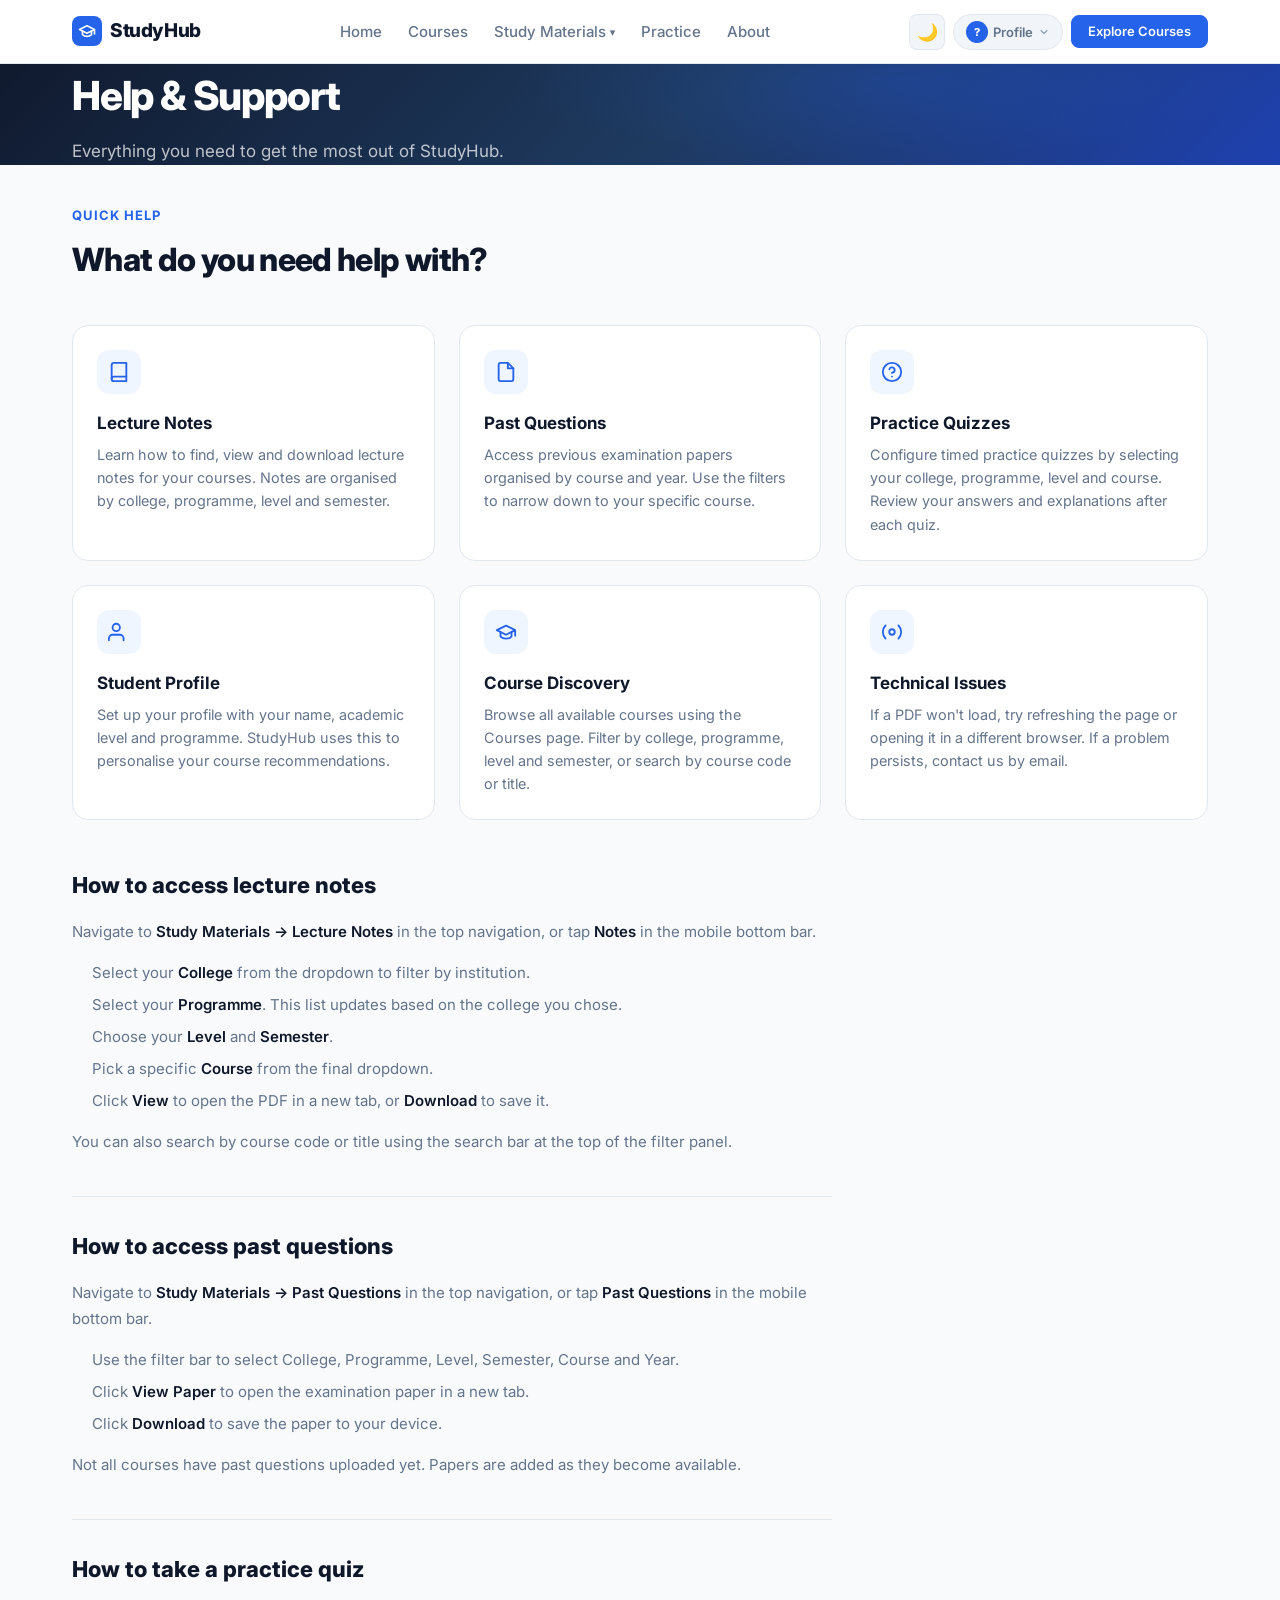
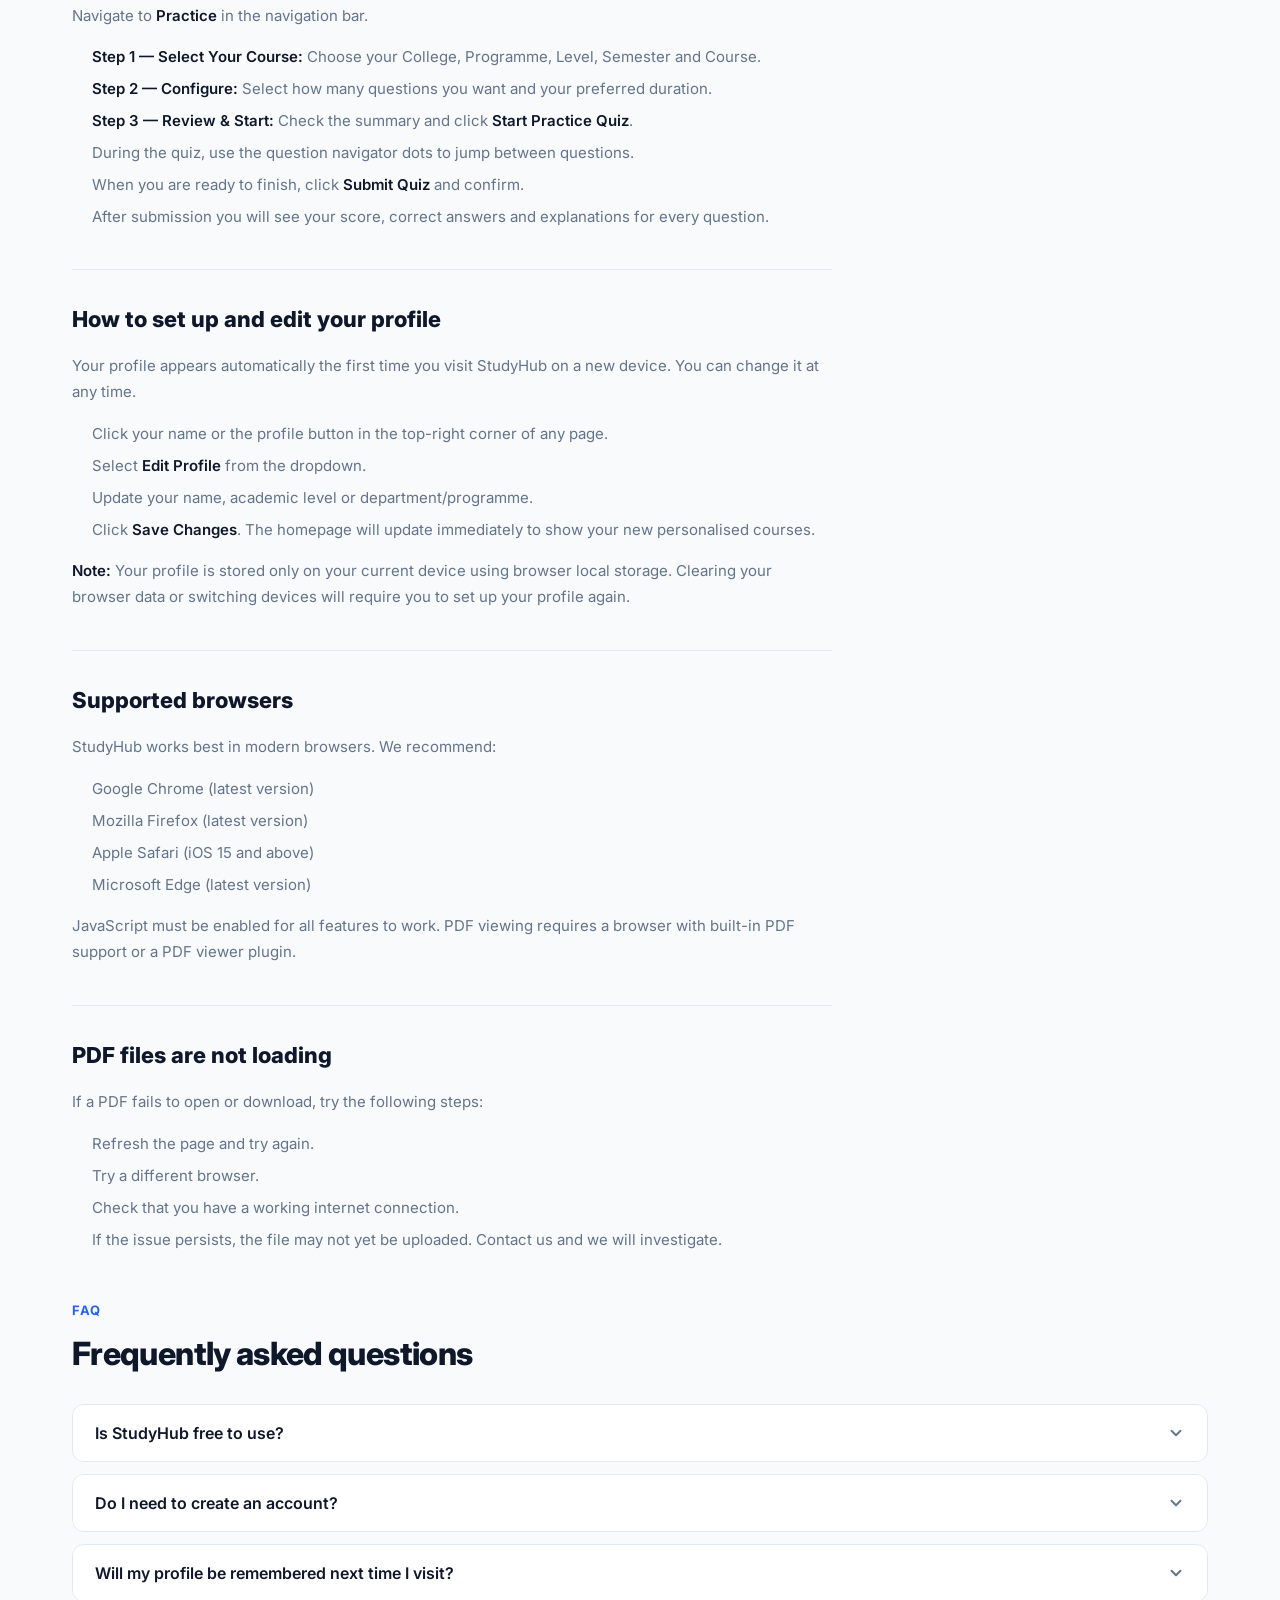
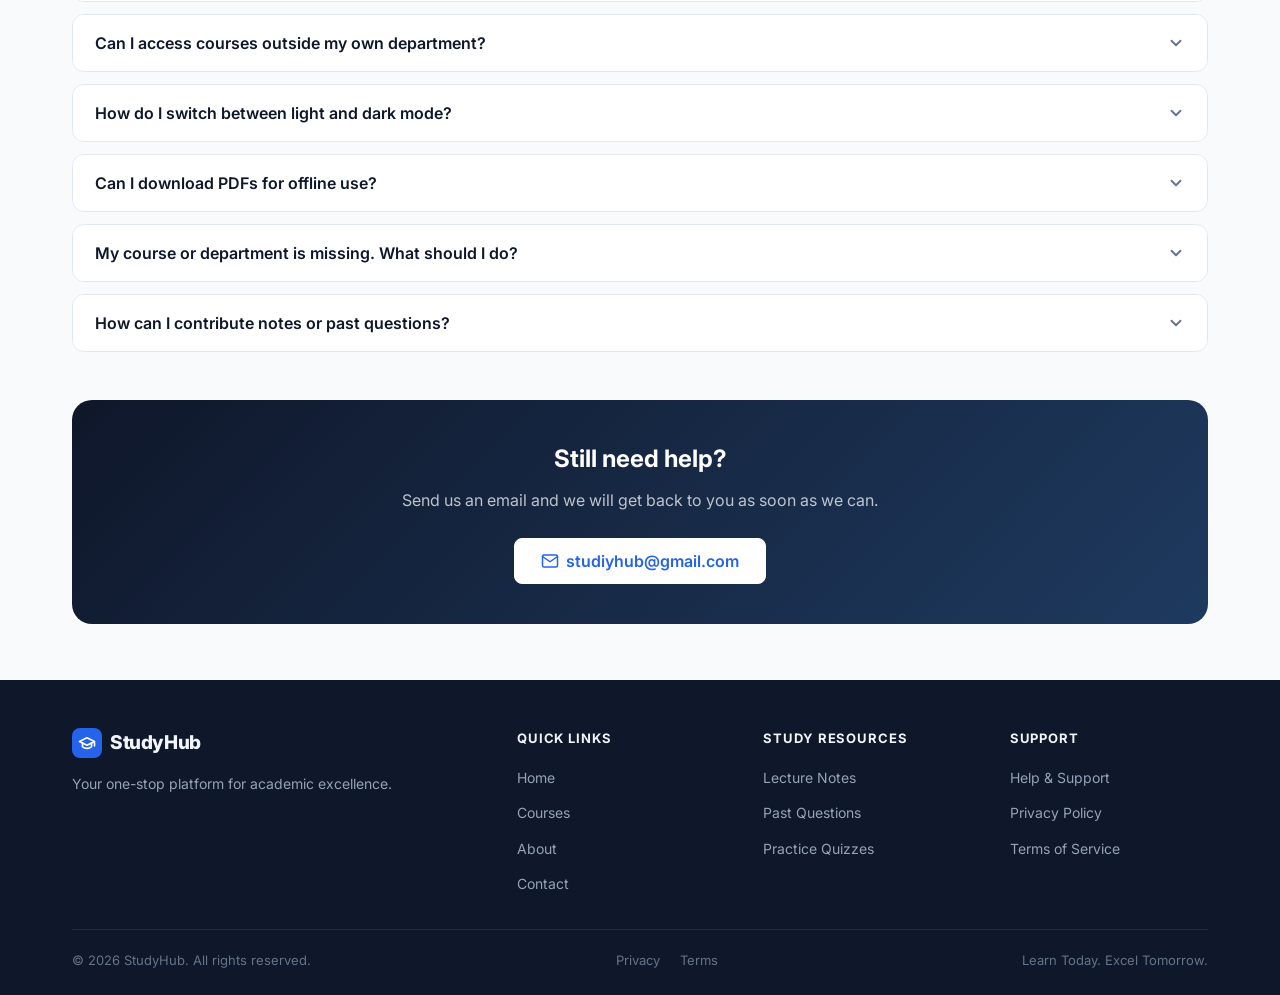
<file: help.html>
<!DOCTYPE html>
<html lang="en">
<head>
    <meta charset="UTF-8">
    <meta name="viewport" content="width=device-width, initial-scale=1.0">
    <title>StudyHub — Help & Support</title>
    <meta name="description" content="Get help with StudyHub. Find answers to common questions about notes, past questions, quizzes, and your student profile.">
    <link rel="preconnect" href="https://fonts.googleapis.com">
    <link rel="preconnect" href="https://fonts.gstatic.com" crossorigin>
    <link rel="stylesheet" href="css/style.css">
    <link rel="icon" href="assets/FAVICON.png" type="image/x-icon">
    <style>
        /* ── Help page specific styles ── */
        .help-grid {
            display: grid;
            grid-template-columns: 1fr;
            gap: 1.5rem;
            margin-top: 2.5rem;
        }
        @media (min-width: 768px) {
            .help-grid { grid-template-columns: repeat(2, 1fr); }
        }
        @media (min-width: 1024px) {
            .help-grid { grid-template-columns: repeat(3, 1fr); }
        }

        .help-card {
            background: var(--surface);
            border: 1.5px solid var(--border);
            border-radius: var(--r-xl);
            padding: 1.5rem;
            transition: border-color var(--t), box-shadow var(--t);
        }
        .help-card:hover {
            border-color: var(--accent);
            box-shadow: var(--sh-md);
        }
        .help-card-icon {
            display: inline-flex;
            align-items: center;
            justify-content: center;
            width: 44px;
            height: 44px;
            border-radius: var(--r-lg);
            background: var(--accent-light);
            color: var(--accent);
            margin-bottom: 1rem;
        }
        .help-card h3 {
            font-size: 1.0625rem;
            font-weight: 700;
            margin-bottom: .375rem;
        }
        .help-card p {
            font-size: .9rem;
            color: var(--text-3);
            line-height: 1.6;
        }

        /* FAQ */
        .faq-section { margin-top: 3rem; }
        .faq-item {
            border: 1.5px solid var(--border);
            border-radius: var(--r-lg);
            margin-bottom: .75rem;
            overflow: hidden;
            transition: border-color var(--t);
        }
        .faq-item:focus-within { border-color: var(--accent); }

        .faq-question {
            width: 100%;
            display: flex;
            align-items: center;
            justify-content: space-between;
            gap: 1rem;
            padding: 1.125rem 1.375rem;
            background: var(--surface);
            border: none;
            font-family: inherit;
            font-size: 1rem;
            font-weight: 600;
            color: var(--text);
            cursor: pointer;
            text-align: left;
            transition: background var(--t);
        }
        .faq-question:hover { background: var(--surface-2); }
        .faq-chevron {
            flex-shrink: 0;
            transition: transform .25s ease;
            color: var(--text-3);
        }
        .faq-item.open .faq-chevron { transform: rotate(180deg); }

        .faq-answer {
            display: none;
            padding: 0 1.375rem 1.25rem;
            background: var(--surface);
            font-size: .9375rem;
            color: var(--text-3);
            line-height: 1.7;
        }
        .faq-answer a { color: var(--accent); font-weight: 500; }
        .faq-item.open .faq-answer { display: block; }

        /* Contact card */
        .contact-card {
            background: linear-gradient(135deg, #0F172A 0%, #1E3A5F 100%);
            border-radius: var(--r-2xl);
            padding: 2.5rem;
            margin-top: 3rem;
            text-align: center;
        }
        .contact-card h2 { color: #fff; font-size: 1.5rem; margin-bottom: .625rem; }
        .contact-card p  { color: rgba(255,255,255,.72); margin-bottom: 1.5rem; font-size: 1rem; }
        .contact-card .btn-primary {
            background: #fff;
            color: var(--accent);
            border-color: #fff;
        }
        .contact-card .btn-primary:hover { background: #f1f5f9; }

        /* Content prose */
        .prose { max-width: 760px; }
        .prose h2 {
            font-size: 1.375rem;
            font-weight: 800;
            margin: 2.5rem 0 1rem;
            padding-top: 2rem;
            border-top: 1.5px solid var(--border);
            color: var(--text);
        }
        .prose h2:first-child { margin-top: 0; border-top: none; padding-top: 0; }
        .prose p  { font-size: .9375rem; color: var(--text-3); line-height: 1.75; margin-bottom: 1rem; }
        .prose ul { margin: .75rem 0 1rem 1.25rem; display: flex; flex-direction: column; gap: .5rem; }
        .prose li { font-size: .9375rem; color: var(--text-3); line-height: 1.6; }
        .prose strong { color: var(--text); font-weight: 600; }
    </style>
</head>
<body data-page="help">
<a href="#main" class="skip-link">Skip to content</a>

<!-- ── PROFILE EDITOR MODAL ── -->
<div class="profile-overlay" id="profileModalOverlay" role="dialog"
     aria-modal="true" aria-labelledby="pm-title" aria-hidden="true">
  <div class="profile-modal">
    <div class="pm-header">
      <h2 id="pm-title">My Profile</h2>
      <button class="pm-close-btn" id="pmCloseBtn" aria-label="Close profile editor">✕</button>
    </div>
    <form id="profileModalForm" novalidate>
      <div class="modal-form-group">
        <label for="pm-name">Name</label>
        <input type="text" id="pm-name" name="name" placeholder="Your name"
               autocomplete="given-name" maxlength="80" required>
      </div>
      <div class="modal-form-group">
        <label for="pm-level">Academic level</label>
        <select id="pm-level" name="level" required>
          <option value="">Select your level</option>
          <option value="100">100 Level</option>
          <option value="200">200 Level</option>
          <option value="300">300 Level</option>
          <option value="400">400 Level</option>
          <option value="500">500 Level</option>
        </select>
      </div>
      <div class="modal-form-group">
        <label for="pm-programme">Department / Programme</label>
        <select id="pm-programme" name="programme" required>
          <option value="">Select your programme</option>
        </select>
      </div>
      <div class="modal-field-error" id="pm-error" role="alert"></div>
      <button type="submit" class="modal-submit-btn">Save Changes</button>
    </form>
    <div class="pm-divider"></div>
    <button type="button" class="modal-danger-btn" id="pm-reset">Reset Profile</button>
  </div>
</div>

<!-- ── NAVBAR ── -->
<nav class="navbar" id="navbar">
  <div class="container nav-container">
    <a href="index.html" class="logo">
      <span class="logo-icon">
        <svg viewBox="0 0 24 24" fill="none" stroke="#fff" stroke-width="2.2" stroke-linecap="round" stroke-linejoin="round">
          <path d="M22 10v6M2 10l10-5 10 5-10 5z"/><path d="M6 12v5c3 3 9 3 12 0v-5"/>
        </svg>
      </span>
      StudyHub
    </a>
    <ul class="nav-menu" id="navMenu">
      <li><a href="index.html"          class="nav-link">Home</a></li>
      <li><a href="course.html"         class="nav-link">Courses</a></li>
      <li class="nav-dropdown">
        <button class="nav-link nav-dropdown-toggle" type="button" aria-haspopup="true">
          Study Materials <span class="dropdown-arrow">▾</span>
        </button>
        <ul class="nav-dropdown-menu" role="menu">
          <li role="none"><a href="notes.html"          class="nav-link" role="menuitem">Lecture Notes</a></li>
          <li role="none"><a href="past-questions.html" class="nav-link" role="menuitem">Past Questions</a></li>
        </ul>
      </li>
      <li><a href="quiz.html"        class="nav-link">Practice</a></li>
      <li><a href="index.html#about" class="nav-link">About</a></li>
    </ul>
    <div class="nav-actions">
      <button class="theme-toggle" id="themeToggle" aria-label="Toggle dark mode">🌙</button>
      <div class="profile-nav-wrap" id="profileNavWrap">
        <button class="profile-nav-btn" id="profileNavBtn" type="button"
                aria-label="My Profile" aria-haspopup="true" aria-expanded="false">
          <span class="profile-nav-avatar" id="profileNavAvatar" aria-hidden="true">?</span>
          <span class="profile-nav-label"  id="profileNavLabel">Profile</span>
          <svg class="profile-nav-caret" width="12" height="12" viewBox="0 0 24 24"
               fill="none" stroke="currentColor" stroke-width="2.5"
               stroke-linecap="round" stroke-linejoin="round" aria-hidden="true">
            <polyline points="6 9 12 15 18 9"/>
          </svg>
        </button>
        <div class="profile-dropdown" id="profileDropdown" role="menu" aria-hidden="true">
          <div class="profile-dropdown-header">
            <div class="pd-avatar" id="pdAvatar">?</div>
            <div class="pd-info">
              <span class="pd-name" id="pdName">—</span>
              <span class="pd-meta" id="pdMeta">—</span>
            </div>
          </div>
          <div class="profile-dropdown-divider"></div>
          <button class="profile-dropdown-item" id="pdEditBtn" role="menuitem" type="button">
            <svg width="15" height="15" viewBox="0 0 24 24" fill="none" stroke="currentColor" stroke-width="2" stroke-linecap="round" stroke-linejoin="round"><path d="M11 4H4a2 2 0 0 0-2 2v14a2 2 0 0 0 2 2h14a2 2 0 0 0 2-2v-7"/><path d="M18.5 2.5a2.121 2.121 0 0 1 3 3L12 15l-4 1 1-4 9.5-9.5z"/></svg>
            Edit Profile
          </button>
          <button class="profile-dropdown-item profile-dropdown-item--danger" id="pdResetBtn" role="menuitem" type="button">
            <svg width="15" height="15" viewBox="0 0 24 24" fill="none" stroke="currentColor" stroke-width="2" stroke-linecap="round" stroke-linejoin="round"><polyline points="1 4 1 10 7 10"/><path d="M3.51 15a9 9 0 1 0 .49-3.1"/></svg>
            Reset Profile
          </button>
        </div>
      </div>
      <a href="course.html" class="btn btn-primary btn-sm nav-cta">Explore Courses</a>
      <button class="mobile-toggle" id="mobileToggle" aria-label="Toggle menu" aria-expanded="false">
        <span></span><span></span><span></span>
      </button>
    </div>
  </div>
</nav>

<main id="main">

<!-- ── PAGE BANNER ── -->
<div class="page-banner">
  <div class="container page-banner-inner">
    <h1>Help &amp; Support</h1>
    <p>Everything you need to get the most out of StudyHub.</p>
  </div>
</div>

<section class="section" style="padding-top:2.5rem;">
  <div class="container">

    <!-- Quick-help cards -->
    <p class="section-label">Quick Help</p>
    <h2 class="section-heading">What do you need help with?</h2>

    <div class="help-grid">

      <div class="help-card">
        <div class="help-card-icon">
          <svg width="22" height="22" viewBox="0 0 24 24" fill="none" stroke="currentColor" stroke-width="2" stroke-linecap="round" stroke-linejoin="round"><path d="M4 19.5A2.5 2.5 0 0 1 6.5 17H20"/><path d="M6.5 2H20v20H6.5A2.5 2.5 0 0 1 4 19.5v-15A2.5 2.5 0 0 1 6.5 2z"/></svg>
        </div>
        <h3>Lecture Notes</h3>
        <p>Learn how to find, view and download lecture notes for your courses. Notes are organised by college, programme, level and semester.</p>
      </div>

      <div class="help-card">
        <div class="help-card-icon">
          <svg width="22" height="22" viewBox="0 0 24 24" fill="none" stroke="currentColor" stroke-width="2" stroke-linecap="round" stroke-linejoin="round"><path d="M14 2H6a2 2 0 0 0-2 2v16a2 2 0 0 0 2 2h12a2 2 0 0 0 2-2V8z"/><polyline points="14 2 14 8 20 8"/></svg>
        </div>
        <h3>Past Questions</h3>
        <p>Access previous examination papers organised by course and year. Use the filters to narrow down to your specific course.</p>
      </div>

      <div class="help-card">
        <div class="help-card-icon">
          <svg width="22" height="22" viewBox="0 0 24 24" fill="none" stroke="currentColor" stroke-width="2" stroke-linecap="round" stroke-linejoin="round"><circle cx="12" cy="12" r="10"/><path d="M9.09 9a3 3 0 0 1 5.83 1c0 2-3 3-3 3"/><line x1="12" y1="17" x2="12.01" y2="17"/></svg>
        </div>
        <h3>Practice Quizzes</h3>
        <p>Configure timed practice quizzes by selecting your college, programme, level and course. Review your answers and explanations after each quiz.</p>
      </div>

      <div class="help-card">
        <div class="help-card-icon">
          <svg width="22" height="22" viewBox="0 0 24 24" fill="none" stroke="currentColor" stroke-width="2" stroke-linecap="round" stroke-linejoin="round"><path d="M17 21v-2a4 4 0 0 0-4-4H5a4 4 0 0 0-4 4v2"/><circle cx="9" cy="7" r="4"/></svg>
        </div>
        <h3>Student Profile</h3>
        <p>Set up your profile with your name, academic level and programme. StudyHub uses this to personalise your course recommendations.</p>
      </div>

      <div class="help-card">
        <div class="help-card-icon">
          <svg width="22" height="22" viewBox="0 0 24 24" fill="none" stroke="currentColor" stroke-width="2" stroke-linecap="round" stroke-linejoin="round"><path d="M22 10v6M2 10l10-5 10 5-10 5z"/><path d="M6 12v5c3 3 9 3 12 0v-5"/></svg>
        </div>
        <h3>Course Discovery</h3>
        <p>Browse all available courses using the Courses page. Filter by college, programme, level and semester, or search by course code or title.</p>
      </div>

      <div class="help-card">
        <div class="help-card-icon">
          <svg width="22" height="22" viewBox="0 0 24 24" fill="none" stroke="currentColor" stroke-width="2" stroke-linecap="round" stroke-linejoin="round"><circle cx="12" cy="12" r="3"/><path d="M19.07 4.93a10 10 0 0 1 0 14.14M4.93 4.93a10 10 0 0 0 0 14.14"/></svg>
        </div>
        <h3>Technical Issues</h3>
        <p>If a PDF won't load, try refreshing the page or opening it in a different browser. If a problem persists, contact us by email.</p>
      </div>

    </div>

    <!-- ── HOW TO sections ── -->
    <div class="prose" style="margin-top:3rem;">

      <h2>How to access lecture notes</h2>
      <p>Navigate to <strong>Study Materials → Lecture Notes</strong> in the top navigation, or tap <strong>Notes</strong> in the mobile bottom bar.</p>
      <ul>
        <li>Select your <strong>College</strong> from the dropdown to filter by institution.</li>
        <li>Select your <strong>Programme</strong>. This list updates based on the college you chose.</li>
        <li>Choose your <strong>Level</strong> and <strong>Semester</strong>.</li>
        <li>Pick a specific <strong>Course</strong> from the final dropdown.</li>
        <li>Click <strong>View</strong> to open the PDF in a new tab, or <strong>Download</strong> to save it.</li>
      </ul>
      <p>You can also search by course code or title using the search bar at the top of the filter panel.</p>

      <h2>How to access past questions</h2>
      <p>Navigate to <strong>Study Materials → Past Questions</strong> in the top navigation, or tap <strong>Past Questions</strong> in the mobile bottom bar.</p>
      <ul>
        <li>Use the filter bar to select College, Programme, Level, Semester, Course and Year.</li>
        <li>Click <strong>View Paper</strong> to open the examination paper in a new tab.</li>
        <li>Click <strong>Download</strong> to save the paper to your device.</li>
      </ul>
      <p>Not all courses have past questions uploaded yet. Papers are added as they become available.</p>

      <h2>How to take a practice quiz</h2>
      <p>Navigate to <strong>Practice</strong> in the navigation bar.</p>
      <ul>
        <li><strong>Step 1 — Select Your Course:</strong> Choose your College, Programme, Level, Semester and Course.</li>
        <li><strong>Step 2 — Configure:</strong> Select how many questions you want and your preferred duration.</li>
        <li><strong>Step 3 — Review &amp; Start:</strong> Check the summary and click <strong>Start Practice Quiz</strong>.</li>
        <li>During the quiz, use the question navigator dots to jump between questions.</li>
        <li>When you are ready to finish, click <strong>Submit Quiz</strong> and confirm.</li>
        <li>After submission you will see your score, correct answers and explanations for every question.</li>
      </ul>

      <h2>How to set up and edit your profile</h2>
      <p>Your profile appears automatically the first time you visit StudyHub on a new device. You can change it at any time.</p>
      <ul>
        <li>Click your name or the profile button in the top-right corner of any page.</li>
        <li>Select <strong>Edit Profile</strong> from the dropdown.</li>
        <li>Update your name, academic level or department/programme.</li>
        <li>Click <strong>Save Changes</strong>. The homepage will update immediately to show your new personalised courses.</li>
      </ul>
      <p><strong>Note:</strong> Your profile is stored only on your current device using browser local storage. Clearing your browser data or switching devices will require you to set up your profile again.</p>

      <h2>Supported browsers</h2>
      <p>StudyHub works best in modern browsers. We recommend:</p>
      <ul>
        <li>Google Chrome (latest version)</li>
        <li>Mozilla Firefox (latest version)</li>
        <li>Apple Safari (iOS 15 and above)</li>
        <li>Microsoft Edge (latest version)</li>
      </ul>
      <p>JavaScript must be enabled for all features to work. PDF viewing requires a browser with built-in PDF support or a PDF viewer plugin.</p>

      <h2>PDF files are not loading</h2>
      <p>If a PDF fails to open or download, try the following steps:</p>
      <ul>
        <li>Refresh the page and try again.</li>
        <li>Try a different browser.</li>
        <li>Check that you have a working internet connection.</li>
        <li>If the issue persists, the file may not yet be uploaded. Contact us and we will investigate.</li>
      </ul>

    </div>

    <!-- ── FAQ ── -->
    <div class="faq-section">
      <p class="section-label" style="margin-top:0;">FAQ</p>
      <h2 class="section-heading">Frequently asked questions</h2>

      <div class="faq-list" style="margin-top:1.5rem;">

        <div class="faq-item">
          <button class="faq-question" aria-expanded="false">
            Is StudyHub free to use?
            <svg class="faq-chevron" width="18" height="18" viewBox="0 0 24 24" fill="none" stroke="currentColor" stroke-width="2.5" stroke-linecap="round" stroke-linejoin="round"><polyline points="6 9 12 15 18 9"/></svg>
          </button>
          <div class="faq-answer">
            <p>Yes. StudyHub is completely free. There are no subscriptions, no accounts and no payment required. All lecture notes, past questions and practice quizzes are free to access.</p>
          </div>
        </div>

        <div class="faq-item">
          <button class="faq-question" aria-expanded="false">
            Do I need to create an account?
            <svg class="faq-chevron" width="18" height="18" viewBox="0 0 24 24" fill="none" stroke="currentColor" stroke-width="2.5" stroke-linecap="round" stroke-linejoin="round"><polyline points="6 9 12 15 18 9"/></svg>
          </button>
          <div class="faq-answer">
            <p>No account is required. StudyHub only asks for your name, academic level and department so it can personalise your homepage. This information is saved only on your device — it is never sent to any server.</p>
          </div>
        </div>

        <div class="faq-item">
          <button class="faq-question" aria-expanded="false">
            Will my profile be remembered next time I visit?
            <svg class="faq-chevron" width="18" height="18" viewBox="0 0 24 24" fill="none" stroke="currentColor" stroke-width="2.5" stroke-linecap="round" stroke-linejoin="round"><polyline points="6 9 12 15 18 9"/></svg>
          </button>
          <div class="faq-answer">
            <p>Yes, as long as you use the same browser on the same device and have not cleared your browser storage. Your profile is stored in your browser's local storage with no expiry date. It will persist across browser restarts and long periods without visiting. Clearing browser data or using a different device will remove it.</p>
          </div>
        </div>

        <div class="faq-item">
          <button class="faq-question" aria-expanded="false">
            Can I access courses outside my own department?
            <svg class="faq-chevron" width="18" height="18" viewBox="0 0 24 24" fill="none" stroke="currentColor" stroke-width="2.5" stroke-linecap="round" stroke-linejoin="round"><polyline points="6 9 12 15 18 9"/></svg>
          </button>
          <div class="faq-answer">
            <p>Yes. Your homepage shows courses personalised to your profile by default, but you can browse the entire course catalog through the <a href="course.html">Courses page</a>. The search bar in the Your Courses section also searches all available courses, regardless of your programme.</p>
          </div>
        </div>

        <div class="faq-item">
          <button class="faq-question" aria-expanded="false">
            How do I switch between light and dark mode?
            <svg class="faq-chevron" width="18" height="18" viewBox="0 0 24 24" fill="none" stroke="currentColor" stroke-width="2.5" stroke-linecap="round" stroke-linejoin="round"><polyline points="6 9 12 15 18 9"/></svg>
          </button>
          <div class="faq-answer">
            <p>Click the moon/sun icon in the top navigation bar on any page. Your theme preference is saved and will be remembered the next time you visit.</p>
          </div>
        </div>

        <div class="faq-item">
          <button class="faq-question" aria-expanded="false">
            Can I download PDFs for offline use?
            <svg class="faq-chevron" width="18" height="18" viewBox="0 0 24 24" fill="none" stroke="currentColor" stroke-width="2.5" stroke-linecap="round" stroke-linejoin="round"><polyline points="6 9 12 15 18 9"/></svg>
          </button>
          <div class="faq-answer">
            <p>Yes. Every lecture note and past question paper has a <strong>Download</strong> button that saves the PDF directly to your device for offline reading.</p>
          </div>
        </div>

        <div class="faq-item">
          <button class="faq-question" aria-expanded="false">
            My course or department is missing. What should I do?
            <svg class="faq-chevron" width="18" height="18" viewBox="0 0 24 24" fill="none" stroke="currentColor" stroke-width="2.5" stroke-linecap="round" stroke-linejoin="round"><polyline points="6 9 12 15 18 9"/></svg>
          </button>
          <div class="faq-answer">
            <p>StudyHub is actively growing. If your programme or a specific course is not listed, please contact us at <a href="mailto:studiyhub@gmail.com">studiyhub@gmail.com</a> and we will work to add it.</p>
          </div>
        </div>

        <div class="faq-item">
          <button class="faq-question" aria-expanded="false">
            How can I contribute notes or past questions?
            <svg class="faq-chevron" width="18" height="18" viewBox="0 0 24 24" fill="none" stroke="currentColor" stroke-width="2.5" stroke-linecap="round" stroke-linejoin="round"><polyline points="6 9 12 15 18 9"/></svg>
          </button>
          <div class="faq-answer">
            <p>We welcome contributions from students and educators. Send your materials to <a href="mailto:studiyhub@gmail.com">studiyhub@gmail.com</a> and include the course code, course title, level and semester. We will review and upload them as soon as possible.</p>
          </div>
        </div>

      </div>
    </div>

    <!-- ── Contact card ── -->
    <div class="contact-card">
      <h2>Still need help?</h2>
      <p>Send us an email and we will get back to you as soon as we can.</p>
      <a href="mailto:studiyhub@gmail.com" class="btn btn-primary btn-lg">
        <svg width="18" height="18" viewBox="0 0 24 24" fill="none" stroke="currentColor" stroke-width="2" stroke-linecap="round" stroke-linejoin="round"><path d="M4 4h16c1.1 0 2 .9 2 2v12c0 1.1-.9 2-2 2H4c-1.1 0-2-.9-2-2V6c0-1.1.9-2 2-2z"/><polyline points="22,6 12,13 2,6"/></svg>
        studiyhub@gmail.com
      </a>
    </div>

  </div>
</section>

</main>

<!-- ── FOOTER ── -->
<footer class="footer">
  <div class="container">
    <div class="footer-grid">
      <div class="footer-brand">
        <a href="index.html" class="logo">
          <span class="logo-icon">
            <svg viewBox="0 0 24 24" fill="none" stroke="#fff" stroke-width="2.2" stroke-linecap="round" stroke-linejoin="round">
              <path d="M22 10v6M2 10l10-5 10 5-10 5z"/><path d="M6 12v5c3 3 9 3 12 0v-5"/>
            </svg>
          </span>
          StudyHub
        </a>
        <p>Your one-stop platform for academic excellence.</p>
      </div>
      <div class="footer-col">
        <h4>Quick Links</h4>
        <ul class="footer-links">
          <li><a href="index.html">Home</a></li>
          <li><a href="course.html">Courses</a></li>
          <li><a href="index.html#about">About</a></li>
          <li><a href="mailto:studiyhub@gmail.com">Contact</a></li>
        </ul>
      </div>
      <div class="footer-col">
        <h4>Study Resources</h4>
        <ul class="footer-links">
          <li><a href="notes.html">Lecture Notes</a></li>
          <li><a href="past-questions.html">Past Questions</a></li>
          <li><a href="quiz.html">Practice Quizzes</a></li>
        </ul>
      </div>
      <div class="footer-col">
        <h4>Support</h4>
        <ul class="footer-links">
          <li><a href="help.html" class="active">Help &amp; Support</a></li>
          <li><a href="privacy.html">Privacy Policy</a></li>
          <li><a href="terms.html">Terms of Service</a></li>
        </ul>
      </div>
    </div>
    <div class="footer-bottom">
      <span>© 2026 StudyHub. All rights reserved.</span>
      <div class="footer-bottom-links">
        <a href="privacy.html">Privacy</a>
        <a href="terms.html">Terms</a>
      </div>
      <span>Learn Today. Excel Tomorrow.</span>
    </div>
  </div>
</footer>

<!-- ── BOTTOM NAV ── -->
<nav class="bottom-nav" aria-label="Mobile navigation">
  <div class="bottom-nav-inner">
    <a href="index.html" class="bottom-nav-item"><svg viewBox="0 0 24 24" fill="none" stroke="currentColor" stroke-width="2" stroke-linecap="round" stroke-linejoin="round"><path d="M3 9l9-7 9 7v11a2 2 0 0 1-2 2H5a2 2 0 0 1-2-2z"/><polyline points="9 22 9 12 15 12 15 22"/></svg><span class="bn-label">Home</span></a>
    <a href="course.html" class="bottom-nav-item"><svg viewBox="0 0 24 24" fill="none" stroke="currentColor" stroke-width="2" stroke-linecap="round" stroke-linejoin="round"><path d="M22 10v6M2 10l10-5 10 5-10 5z"/><path d="M6 12v5c3 3 9 3 12 0v-5"/></svg><span class="bn-label">Courses</span></a>
    <a href="notes.html" class="bottom-nav-item"><svg viewBox="0 0 24 24" fill="none" stroke="currentColor" stroke-width="2" stroke-linecap="round" stroke-linejoin="round"><path d="M4 19.5A2.5 2.5 0 0 1 6.5 17H20"/><path d="M6.5 2H20v20H6.5A2.5 2.5 0 0 1 4 19.5v-15A2.5 2.5 0 0 1 6.5 2z"/></svg><span class="bn-label">Notes</span></a>
    <a href="quiz.html" class="bottom-nav-item"><svg viewBox="0 0 24 24" fill="none" stroke="currentColor" stroke-width="2" stroke-linecap="round" stroke-linejoin="round"><circle cx="12" cy="12" r="10"/><path d="M9.09 9a3 3 0 0 1 5.83 1c0 2-3 3-3 3"/><line x1="12" y1="17" x2="12.01" y2="17"/></svg><span class="bn-label">Practice</span></a>
    <a href="past-questions.html" class="bottom-nav-item"><svg viewBox="0 0 24 24" fill="none" stroke="currentColor" stroke-width="2" stroke-linecap="round" stroke-linejoin="round"><path d="M14 2H6a2 2 0 0 0-2 2v16a2 2 0 0 0 2 2h12a2 2 0 0 0 2-2V8z"/><polyline points="14 2 14 8 20 8"/></svg><span class="bn-label">Past Qs</span></a>
  </div>
</nav>

<script src="js/courseCatalog.js"></script>
<script src="js/notes.js"></script>
<script src="js/pastQuestions.js"></script>
<script src="js/profile.js"></script>
<script src="js/app.js"></script>
<script>
  // FAQ accordion
  document.querySelectorAll('.faq-question').forEach(btn => {
    btn.addEventListener('click', () => {
      const item = btn.closest('.faq-item');
      const isOpen = item.classList.contains('open');
      // close all
      document.querySelectorAll('.faq-item').forEach(i => {
        i.classList.remove('open');
        i.querySelector('.faq-question').setAttribute('aria-expanded', 'false');
      });
      // open this one if it was closed
      if (!isOpen) {
        item.classList.add('open');
        btn.setAttribute('aria-expanded', 'true');
      }
    });
  });
</script>
<!-- pmCloseBtn is wired in profile.js DOMContentLoaded -->
</body>
</html>
</file>
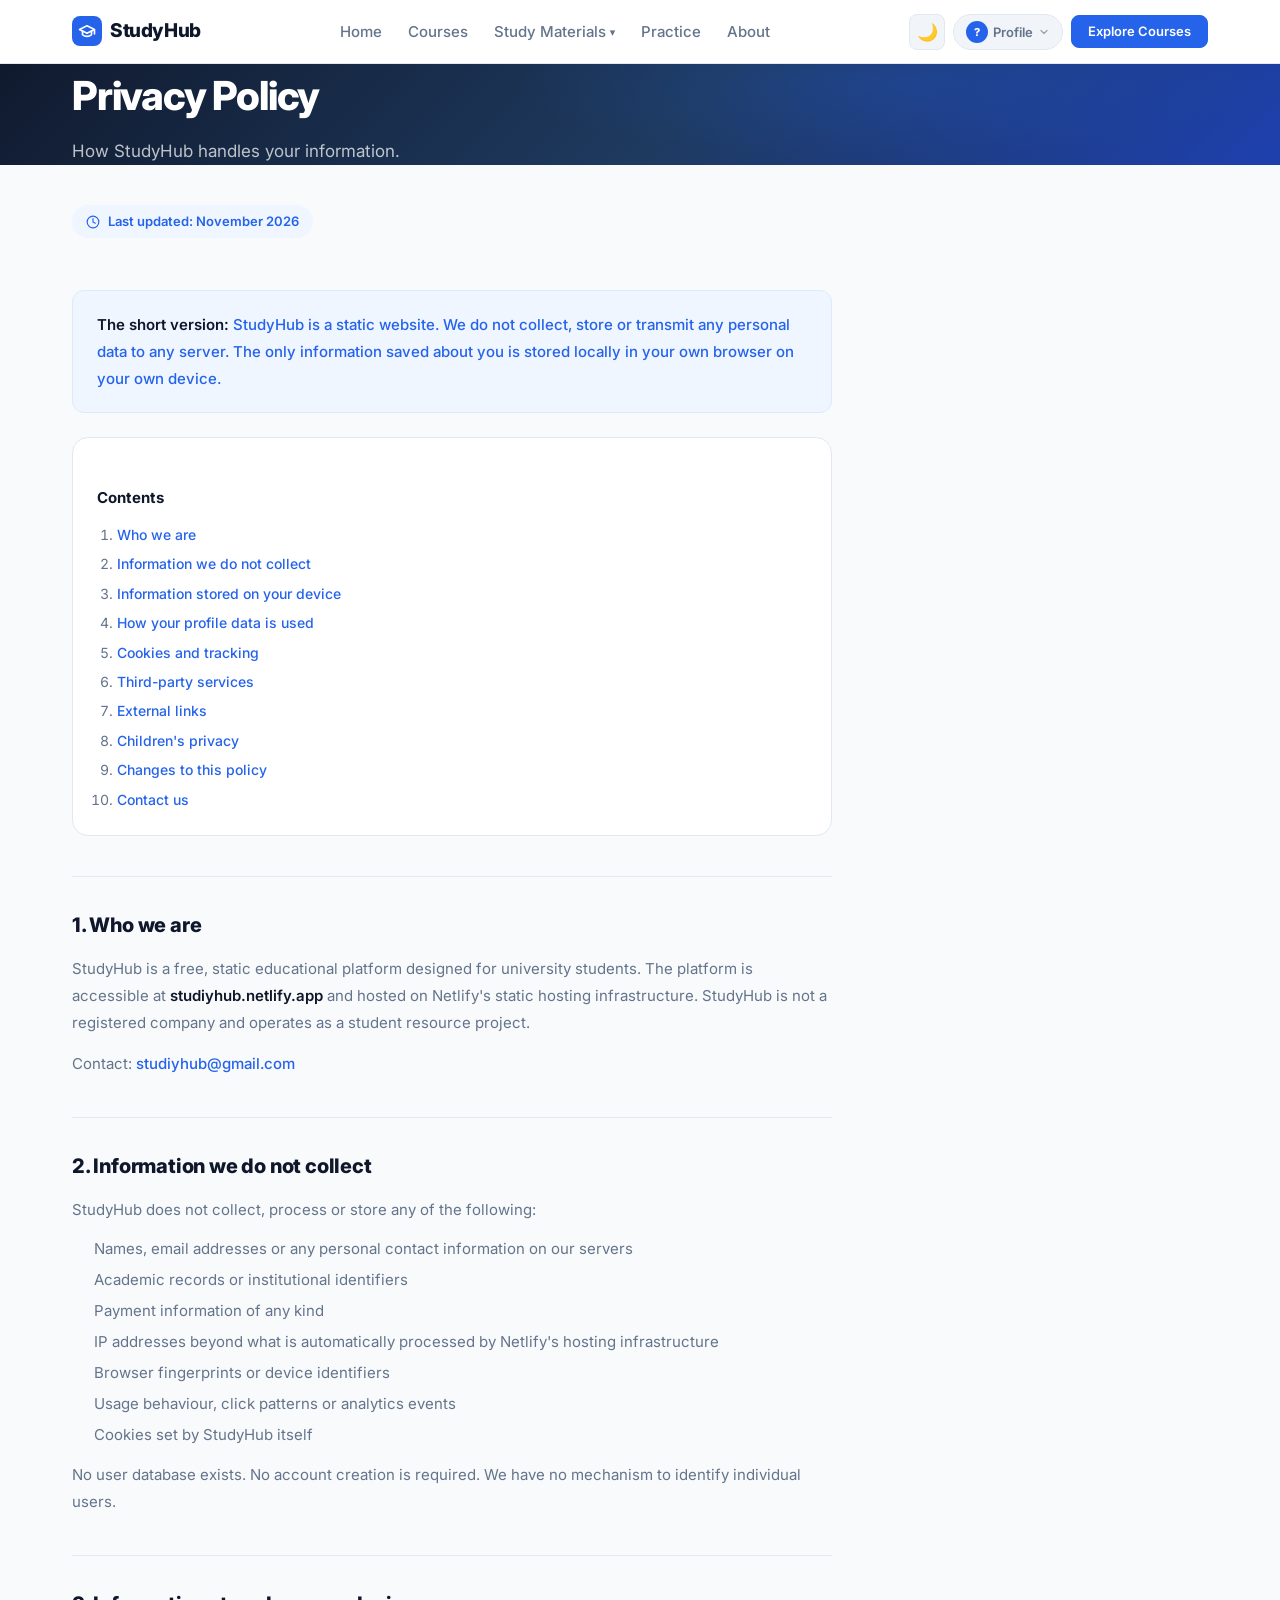
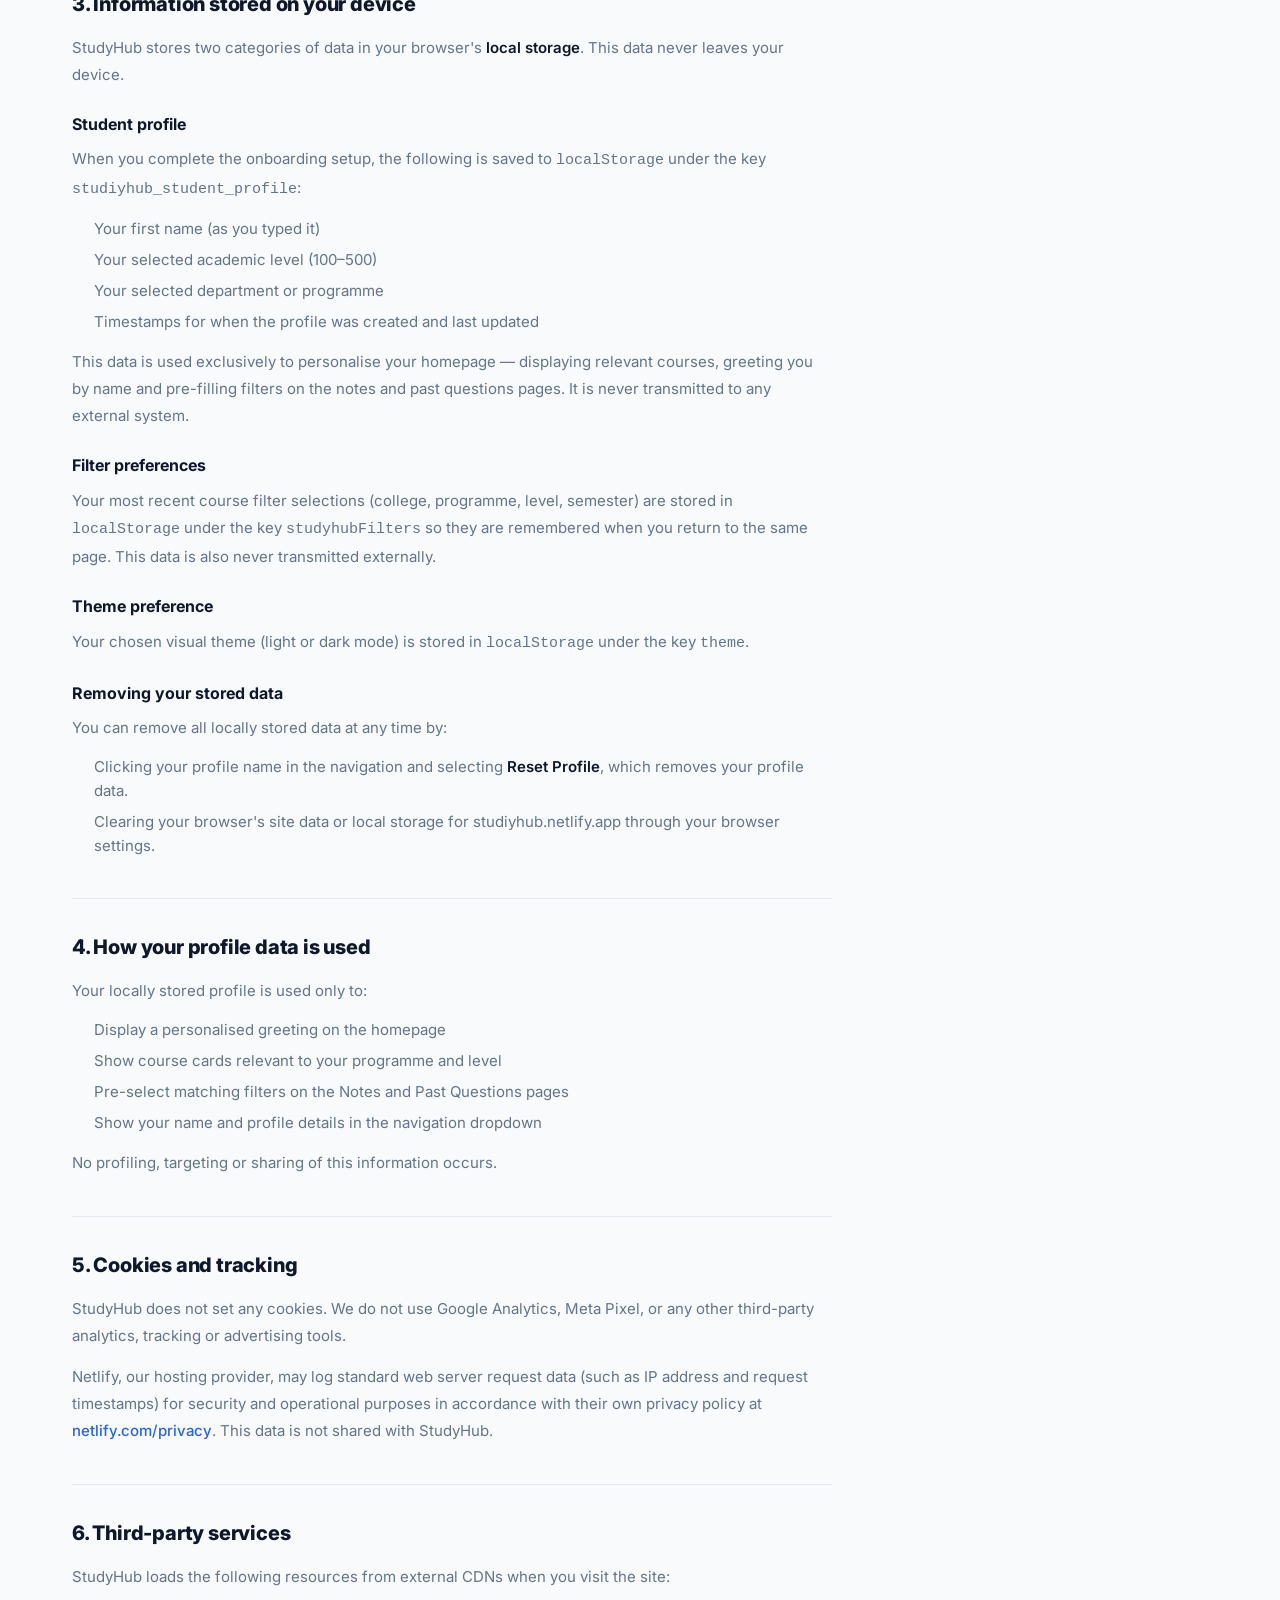
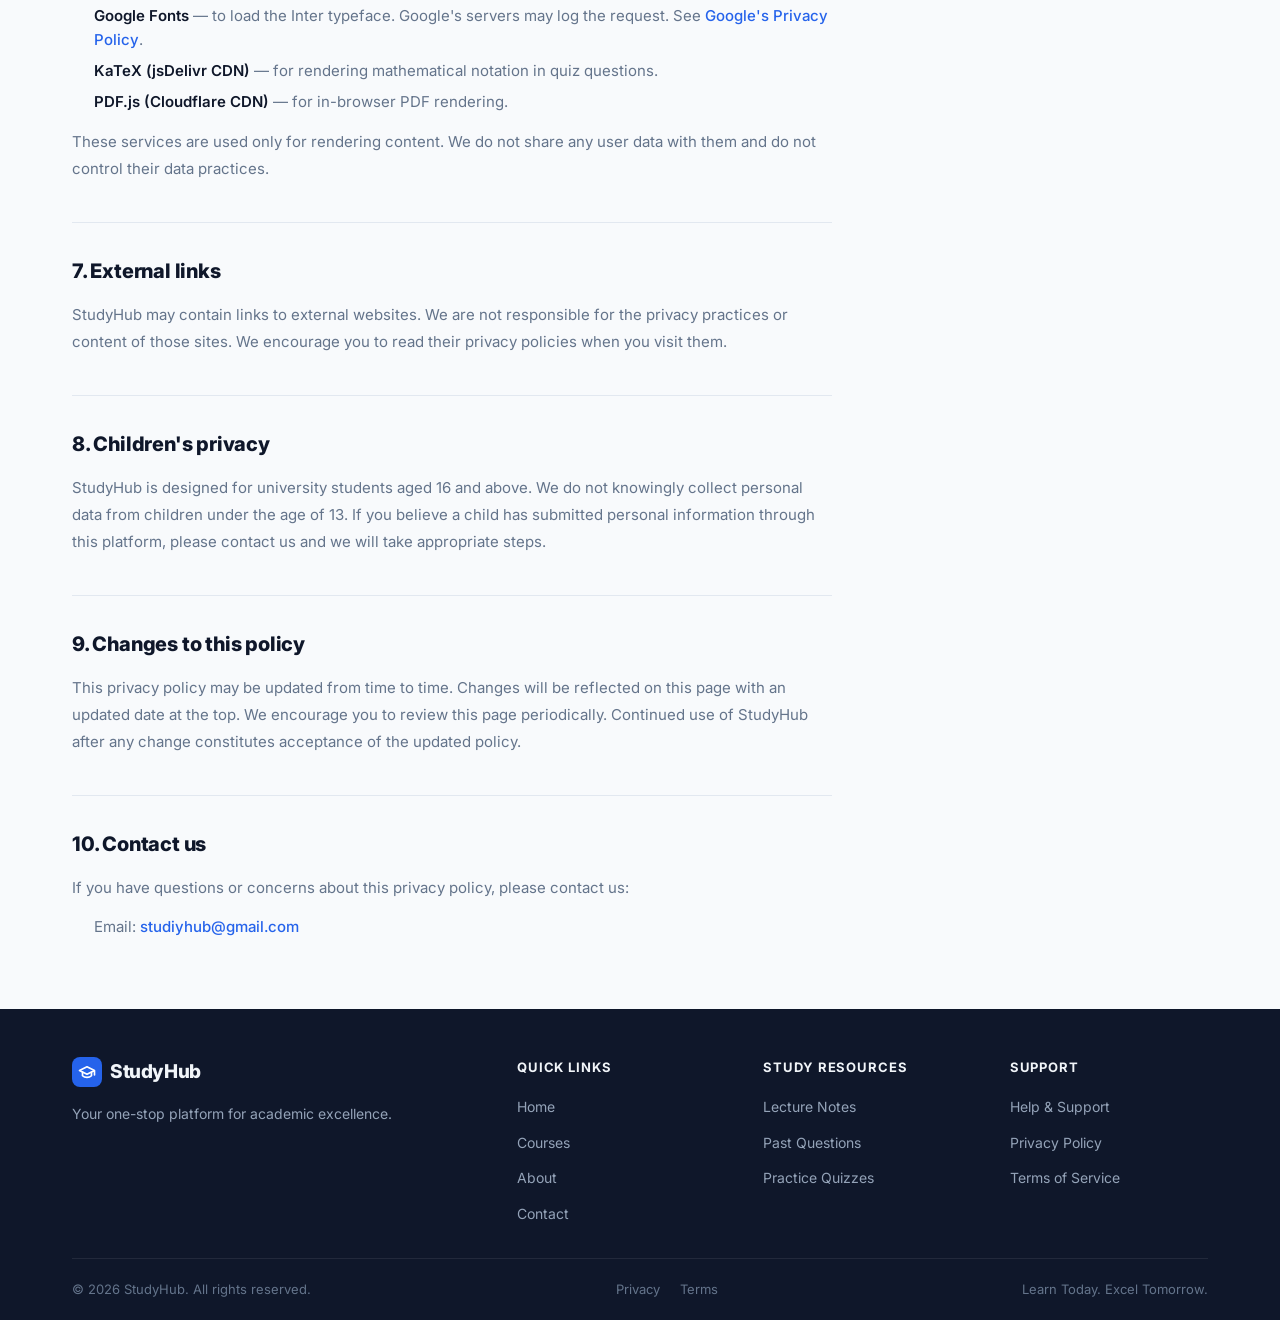
<file: privacy.html>
<!DOCTYPE html>
<html lang="en">
<head>
    <meta charset="UTF-8">
    <meta name="viewport" content="width=device-width, initial-scale=1.0">
    <title>StudyHub — Privacy Policy</title>
    <meta name="description" content="StudyHub Privacy Policy — how we handle your information.">
    <link rel="preconnect" href="https://fonts.googleapis.com">
    <link rel="preconnect" href="https://fonts.gstatic.com" crossorigin>
    <link rel="stylesheet" href="css/style.css">
    <link rel="icon" href="assets/FAVICON.png" type="image/x-icon">
    <style>
        .prose { max-width: 760px; }
        .prose h2 {
            font-size: 1.25rem;
            font-weight: 800;
            margin: 2.5rem 0 .875rem;
            padding-top: 2rem;
            border-top: 1.5px solid var(--border);
            color: var(--text);
            letter-spacing: -.01em;
        }
        .prose h2:first-child { margin-top: 0; border-top: none; padding-top: 0; }
        .prose h3 {
            font-size: 1rem;
            font-weight: 700;
            margin: 1.5rem 0 .5rem;
            color: var(--text);
        }
        .prose p  { font-size: .9375rem; color: var(--text-3); line-height: 1.8; margin-bottom: .875rem; }
        .prose ul { margin: .625rem 0 .875rem 1.375rem; display: flex; flex-direction: column; gap: .4375rem; }
        .prose li { font-size: .9375rem; color: var(--text-3); line-height: 1.6; }
        .prose strong { color: var(--text); font-weight: 600; }
        .prose a { color: var(--accent); font-weight: 500; }

        .policy-meta {
            display: inline-flex;
            align-items: center;
            gap: .5rem;
            background: var(--accent-light);
            color: var(--accent);
            font-size: .8125rem;
            font-weight: 600;
            padding: .375rem .875rem;
            border-radius: var(--r-full);
            margin-bottom: 1.75rem;
        }

        .highlight-box {
            background: var(--accent-light);
            border: 1.5px solid var(--accent-mid);
            border-radius: var(--r-lg);
            padding: 1.25rem 1.5rem;
            margin: 1.5rem 0;
        }
        .highlight-box p { color: var(--accent); font-weight: 500; margin-bottom: 0; }

        .toc {
            background: var(--surface);
            border: 1.5px solid var(--border);
            border-radius: var(--r-xl);
            padding: 1.5rem;
            margin-bottom: 2.5rem;
        }
        .toc h3 { font-size: .9375rem; font-weight: 700; margin-bottom: .875rem; color: var(--text); }
        .toc ol  { margin-left: 1.25rem; display: flex; flex-direction: column; gap: .4375rem; }
        .toc li  { font-size: .875rem; }
        .toc a   { color: var(--accent); font-weight: 500; }
    </style>
</head>
<body data-page="privacy">
<a href="#main" class="skip-link">Skip to content</a>

<!-- ── PROFILE EDITOR MODAL ── -->
<div class="profile-overlay" id="profileModalOverlay" role="dialog"
     aria-modal="true" aria-labelledby="pm-title" aria-hidden="true">
  <div class="profile-modal">
    <div class="pm-header">
      <h2 id="pm-title">My Profile</h2>
      <button class="pm-close-btn" id="pmCloseBtn" aria-label="Close profile editor">✕</button>
    </div>
    <form id="profileModalForm" novalidate>
      <div class="modal-form-group">
        <label for="pm-name">Name</label>
        <input type="text" id="pm-name" name="name" placeholder="Your name" autocomplete="given-name" maxlength="80" required>
      </div>
      <div class="modal-form-group">
        <label for="pm-level">Academic level</label>
        <select id="pm-level" name="level" required>
          <option value="">Select your level</option>
          <option value="100">100 Level</option>
          <option value="200">200 Level</option>
          <option value="300">300 Level</option>
          <option value="400">400 Level</option>
          <option value="500">500 Level</option>
        </select>
      </div>
      <div class="modal-form-group">
        <label for="pm-programme">Department / Programme</label>
        <select id="pm-programme" name="programme" required><option value="">Select your programme</option></select>
      </div>
      <div class="modal-field-error" id="pm-error" role="alert"></div>
      <button type="submit" class="modal-submit-btn">Save Changes</button>
    </form>
    <div class="pm-divider"></div>
    <button type="button" class="modal-danger-btn" id="pm-reset">Reset Profile</button>
  </div>
</div>

<!-- ── NAVBAR ── -->
<nav class="navbar" id="navbar">
  <div class="container nav-container">
    <a href="index.html" class="logo">
      <span class="logo-icon">
        <svg viewBox="0 0 24 24" fill="none" stroke="#fff" stroke-width="2.2" stroke-linecap="round" stroke-linejoin="round">
          <path d="M22 10v6M2 10l10-5 10 5-10 5z"/><path d="M6 12v5c3 3 9 3 12 0v-5"/>
        </svg>
      </span>
      StudyHub
    </a>
    <ul class="nav-menu" id="navMenu">
      <li><a href="index.html"          class="nav-link">Home</a></li>
      <li><a href="course.html"         class="nav-link">Courses</a></li>
      <li class="nav-dropdown">
        <button class="nav-link nav-dropdown-toggle" type="button" aria-haspopup="true">
          Study Materials <span class="dropdown-arrow">▾</span>
        </button>
        <ul class="nav-dropdown-menu" role="menu">
          <li role="none"><a href="notes.html"          class="nav-link" role="menuitem">Lecture Notes</a></li>
          <li role="none"><a href="past-questions.html" class="nav-link" role="menuitem">Past Questions</a></li>
        </ul>
      </li>
      <li><a href="quiz.html"        class="nav-link">Practice</a></li>
      <li><a href="index.html#about" class="nav-link">About</a></li>
    </ul>
    <div class="nav-actions">
      <button class="theme-toggle" id="themeToggle" aria-label="Toggle dark mode">🌙</button>
      <div class="profile-nav-wrap" id="profileNavWrap">
        <button class="profile-nav-btn" id="profileNavBtn" type="button" aria-label="My Profile" aria-haspopup="true" aria-expanded="false">
          <span class="profile-nav-avatar" id="profileNavAvatar" aria-hidden="true">?</span>
          <span class="profile-nav-label"  id="profileNavLabel">Profile</span>
          <svg class="profile-nav-caret" width="12" height="12" viewBox="0 0 24 24" fill="none" stroke="currentColor" stroke-width="2.5" stroke-linecap="round" stroke-linejoin="round" aria-hidden="true"><polyline points="6 9 12 15 18 9"/></svg>
        </button>
        <div class="profile-dropdown" id="profileDropdown" role="menu" aria-hidden="true">
          <div class="profile-dropdown-header">
            <div class="pd-avatar" id="pdAvatar">?</div>
            <div class="pd-info"><span class="pd-name" id="pdName">—</span><span class="pd-meta" id="pdMeta">—</span></div>
          </div>
          <div class="profile-dropdown-divider"></div>
          <button class="profile-dropdown-item" id="pdEditBtn" role="menuitem" type="button">
            <svg width="15" height="15" viewBox="0 0 24 24" fill="none" stroke="currentColor" stroke-width="2" stroke-linecap="round" stroke-linejoin="round"><path d="M11 4H4a2 2 0 0 0-2 2v14a2 2 0 0 0 2 2h14a2 2 0 0 0 2-2v-7"/><path d="M18.5 2.5a2.121 2.121 0 0 1 3 3L12 15l-4 1 1-4 9.5-9.5z"/></svg>
            Edit Profile
          </button>
          <button class="profile-dropdown-item profile-dropdown-item--danger" id="pdResetBtn" role="menuitem" type="button">
            <svg width="15" height="15" viewBox="0 0 24 24" fill="none" stroke="currentColor" stroke-width="2" stroke-linecap="round" stroke-linejoin="round"><polyline points="1 4 1 10 7 10"/><path d="M3.51 15a9 9 0 1 0 .49-3.1"/></svg>
            Reset Profile
          </button>
        </div>
      </div>
      <a href="course.html" class="btn btn-primary btn-sm nav-cta">Explore Courses</a>
      <button class="mobile-toggle" id="mobileToggle" aria-label="Toggle menu" aria-expanded="false">
        <span></span><span></span><span></span>
      </button>
    </div>
  </div>
</nav>

<main id="main">

<div class="page-banner">
  <div class="container page-banner-inner">
    <h1>Privacy Policy</h1>
    <p>How StudyHub handles your information.</p>
  </div>
</div>

<section class="section" style="padding-top:2.5rem;">
  <div class="container">
    <div class="prose">

      <div class="policy-meta">
        <svg width="14" height="14" viewBox="0 0 24 24" fill="none" stroke="currentColor" stroke-width="2" stroke-linecap="round" stroke-linejoin="round"><circle cx="12" cy="12" r="10"/><polyline points="12 6 12 12 16 14"/></svg>
        Last updated: November 2026
      </div>

      <div class="highlight-box">
        <p>
          <strong>The short version:</strong> StudyHub is a static website. We do not collect, store or transmit any personal data to any server. The only information saved about you is stored locally in your own browser on your own device.
        </p>
      </div>

      <nav class="toc" aria-label="Table of contents">
        <h3>Contents</h3>
        <ol>
          <li><a href="#s1">Who we are</a></li>
          <li><a href="#s2">Information we do not collect</a></li>
          <li><a href="#s3">Information stored on your device</a></li>
          <li><a href="#s4">How your profile data is used</a></li>
          <li><a href="#s5">Cookies and tracking</a></li>
          <li><a href="#s6">Third-party services</a></li>
          <li><a href="#s7">External links</a></li>
          <li><a href="#s8">Children's privacy</a></li>
          <li><a href="#s9">Changes to this policy</a></li>
          <li><a href="#s10">Contact us</a></li>
        </ol>
      </nav>

      <h2 id="s1">1. Who we are</h2>
      <p>StudyHub is a free, static educational platform designed for university students. The platform is accessible at <strong>studiyhub.netlify.app</strong> and hosted on Netlify's static hosting infrastructure. StudyHub is not a registered company and operates as a student resource project.</p>
      <p>Contact: <a href="mailto:studiyhub@gmail.com">studiyhub@gmail.com</a></p>

      <h2 id="s2">2. Information we do not collect</h2>
      <p>StudyHub does not collect, process or store any of the following:</p>
      <ul>
        <li>Names, email addresses or any personal contact information on our servers</li>
        <li>Academic records or institutional identifiers</li>
        <li>Payment information of any kind</li>
        <li>IP addresses beyond what is automatically processed by Netlify's hosting infrastructure</li>
        <li>Browser fingerprints or device identifiers</li>
        <li>Usage behaviour, click patterns or analytics events</li>
        <li>Cookies set by StudyHub itself</li>
      </ul>
      <p>No user database exists. No account creation is required. We have no mechanism to identify individual users.</p>

      <h2 id="s3">3. Information stored on your device</h2>
      <p>StudyHub stores two categories of data in your browser's <strong>local storage</strong>. This data never leaves your device.</p>

      <h3>Student profile</h3>
      <p>When you complete the onboarding setup, the following is saved to <code>localStorage</code> under the key <code>studiyhub_student_profile</code>:</p>
      <ul>
        <li>Your first name (as you typed it)</li>
        <li>Your selected academic level (100–500)</li>
        <li>Your selected department or programme</li>
        <li>Timestamps for when the profile was created and last updated</li>
      </ul>
      <p>This data is used exclusively to personalise your homepage — displaying relevant courses, greeting you by name and pre-filling filters on the notes and past questions pages. It is never transmitted to any external system.</p>

      <h3>Filter preferences</h3>
      <p>Your most recent course filter selections (college, programme, level, semester) are stored in <code>localStorage</code> under the key <code>studyhubFilters</code> so they are remembered when you return to the same page. This data is also never transmitted externally.</p>

      <h3>Theme preference</h3>
      <p>Your chosen visual theme (light or dark mode) is stored in <code>localStorage</code> under the key <code>theme</code>.</p>

      <h3>Removing your stored data</h3>
      <p>You can remove all locally stored data at any time by:</p>
      <ul>
        <li>Clicking your profile name in the navigation and selecting <strong>Reset Profile</strong>, which removes your profile data.</li>
        <li>Clearing your browser's site data or local storage for studiyhub.netlify.app through your browser settings.</li>
      </ul>

      <h2 id="s4">4. How your profile data is used</h2>
      <p>Your locally stored profile is used only to:</p>
      <ul>
        <li>Display a personalised greeting on the homepage</li>
        <li>Show course cards relevant to your programme and level</li>
        <li>Pre-select matching filters on the Notes and Past Questions pages</li>
        <li>Show your name and profile details in the navigation dropdown</li>
      </ul>
      <p>No profiling, targeting or sharing of this information occurs.</p>

      <h2 id="s5">5. Cookies and tracking</h2>
      <p>StudyHub does not set any cookies. We do not use Google Analytics, Meta Pixel, or any other third-party analytics, tracking or advertising tools.</p>
      <p>Netlify, our hosting provider, may log standard web server request data (such as IP address and request timestamps) for security and operational purposes in accordance with their own privacy policy at <a href="https://www.netlify.com/privacy/" target="_blank" rel="noopener">netlify.com/privacy</a>. This data is not shared with StudyHub.</p>

      <h2 id="s6">6. Third-party services</h2>
      <p>StudyHub loads the following resources from external CDNs when you visit the site:</p>
      <ul>
        <li><strong>Google Fonts</strong> — to load the Inter typeface. Google's servers may log the request. See <a href="https://policies.google.com/privacy" target="_blank" rel="noopener">Google's Privacy Policy</a>.</li>
        <li><strong>KaTeX (jsDelivr CDN)</strong> — for rendering mathematical notation in quiz questions.</li>
        <li><strong>PDF.js (Cloudflare CDN)</strong> — for in-browser PDF rendering.</li>
      </ul>
      <p>These services are used only for rendering content. We do not share any user data with them and do not control their data practices.</p>

      <h2 id="s7">7. External links</h2>
      <p>StudyHub may contain links to external websites. We are not responsible for the privacy practices or content of those sites. We encourage you to read their privacy policies when you visit them.</p>

      <h2 id="s8">8. Children's privacy</h2>
      <p>StudyHub is designed for university students aged 16 and above. We do not knowingly collect personal data from children under the age of 13. If you believe a child has submitted personal information through this platform, please contact us and we will take appropriate steps.</p>

      <h2 id="s9">9. Changes to this policy</h2>
      <p>This privacy policy may be updated from time to time. Changes will be reflected on this page with an updated date at the top. We encourage you to review this page periodically. Continued use of StudyHub after any change constitutes acceptance of the updated policy.</p>

      <h2 id="s10">10. Contact us</h2>
      <p>If you have questions or concerns about this privacy policy, please contact us:</p>
      <ul>
        <li>Email: <a href="mailto:studiyhub@gmail.com">studiyhub@gmail.com</a></li>
      </ul>

    </div>
  </div>
</section>

</main>

<!-- ── FOOTER ── -->
<footer class="footer">
  <div class="container">
    <div class="footer-grid">
      <div class="footer-brand">
        <a href="index.html" class="logo">
          <span class="logo-icon">
            <svg viewBox="0 0 24 24" fill="none" stroke="#fff" stroke-width="2.2" stroke-linecap="round" stroke-linejoin="round">
              <path d="M22 10v6M2 10l10-5 10 5-10 5z"/><path d="M6 12v5c3 3 9 3 12 0v-5"/>
            </svg>
          </span>
          StudyHub
        </a>
        <p>Your one-stop platform for academic excellence.</p>
      </div>
      <div class="footer-col">
        <h4>Quick Links</h4>
        <ul class="footer-links">
          <li><a href="index.html">Home</a></li>
          <li><a href="course.html">Courses</a></li>
          <li><a href="index.html#about">About</a></li>
          <li><a href="mailto:studiyhub@gmail.com">Contact</a></li>
        </ul>
      </div>
      <div class="footer-col">
        <h4>Study Resources</h4>
        <ul class="footer-links">
          <li><a href="notes.html">Lecture Notes</a></li>
          <li><a href="past-questions.html">Past Questions</a></li>
          <li><a href="quiz.html">Practice Quizzes</a></li>
        </ul>
      </div>
      <div class="footer-col">
        <h4>Support</h4>
        <ul class="footer-links">
          <li><a href="help.html">Help &amp; Support</a></li>
          <li><a href="privacy.html" class="active">Privacy Policy</a></li>
          <li><a href="terms.html">Terms of Service</a></li>
        </ul>
      </div>
    </div>
    <div class="footer-bottom">
      <span>© 2026 StudyHub. All rights reserved.</span>
      <div class="footer-bottom-links">
        <a href="privacy.html" class="active">Privacy</a>
        <a href="terms.html">Terms</a>
      </div>
      <span>Learn Today. Excel Tomorrow.</span>
    </div>
  </div>
</footer>

<nav class="bottom-nav" aria-label="Mobile navigation">
  <div class="bottom-nav-inner">
    <a href="index.html" class="bottom-nav-item"><svg viewBox="0 0 24 24" fill="none" stroke="currentColor" stroke-width="2" stroke-linecap="round" stroke-linejoin="round"><path d="M3 9l9-7 9 7v11a2 2 0 0 1-2 2H5a2 2 0 0 1-2-2z"/><polyline points="9 22 9 12 15 12 15 22"/></svg><span class="bn-label">Home</span></a>
    <a href="course.html" class="bottom-nav-item"><svg viewBox="0 0 24 24" fill="none" stroke="currentColor" stroke-width="2" stroke-linecap="round" stroke-linejoin="round"><path d="M22 10v6M2 10l10-5 10 5-10 5z"/><path d="M6 12v5c3 3 9 3 12 0v-5"/></svg><span class="bn-label">Courses</span></a>
    <a href="notes.html" class="bottom-nav-item"><svg viewBox="0 0 24 24" fill="none" stroke="currentColor" stroke-width="2" stroke-linecap="round" stroke-linejoin="round"><path d="M4 19.5A2.5 2.5 0 0 1 6.5 17H20"/><path d="M6.5 2H20v20H6.5A2.5 2.5 0 0 1 4 19.5v-15A2.5 2.5 0 0 1 6.5 2z"/></svg><span class="bn-label">Notes</span></a>
    <a href="quiz.html" class="bottom-nav-item"><svg viewBox="0 0 24 24" fill="none" stroke="currentColor" stroke-width="2" stroke-linecap="round" stroke-linejoin="round"><circle cx="12" cy="12" r="10"/><path d="M9.09 9a3 3 0 0 1 5.83 1c0 2-3 3-3 3"/><line x1="12" y1="17" x2="12.01" y2="17"/></svg><span class="bn-label">Practice</span></a>
    <a href="past-questions.html" class="bottom-nav-item"><svg viewBox="0 0 24 24" fill="none" stroke="currentColor" stroke-width="2" stroke-linecap="round" stroke-linejoin="round"><path d="M14 2H6a2 2 0 0 0-2 2v16a2 2 0 0 0 2 2h12a2 2 0 0 0 2-2V8z"/><polyline points="14 2 14 8 20 8"/></svg><span class="bn-label">Past Qs</span></a>
  </div>
</nav>

<script src="js/courseCatalog.js"></script>
<script src="js/notes.js"></script>
<script src="js/pastQuestions.js"></script>
<script src="js/profile.js"></script>
<script src="js/app.js"></script>
<!-- pmCloseBtn is wired in profile.js DOMContentLoaded -->
</body>
</html>
</file>
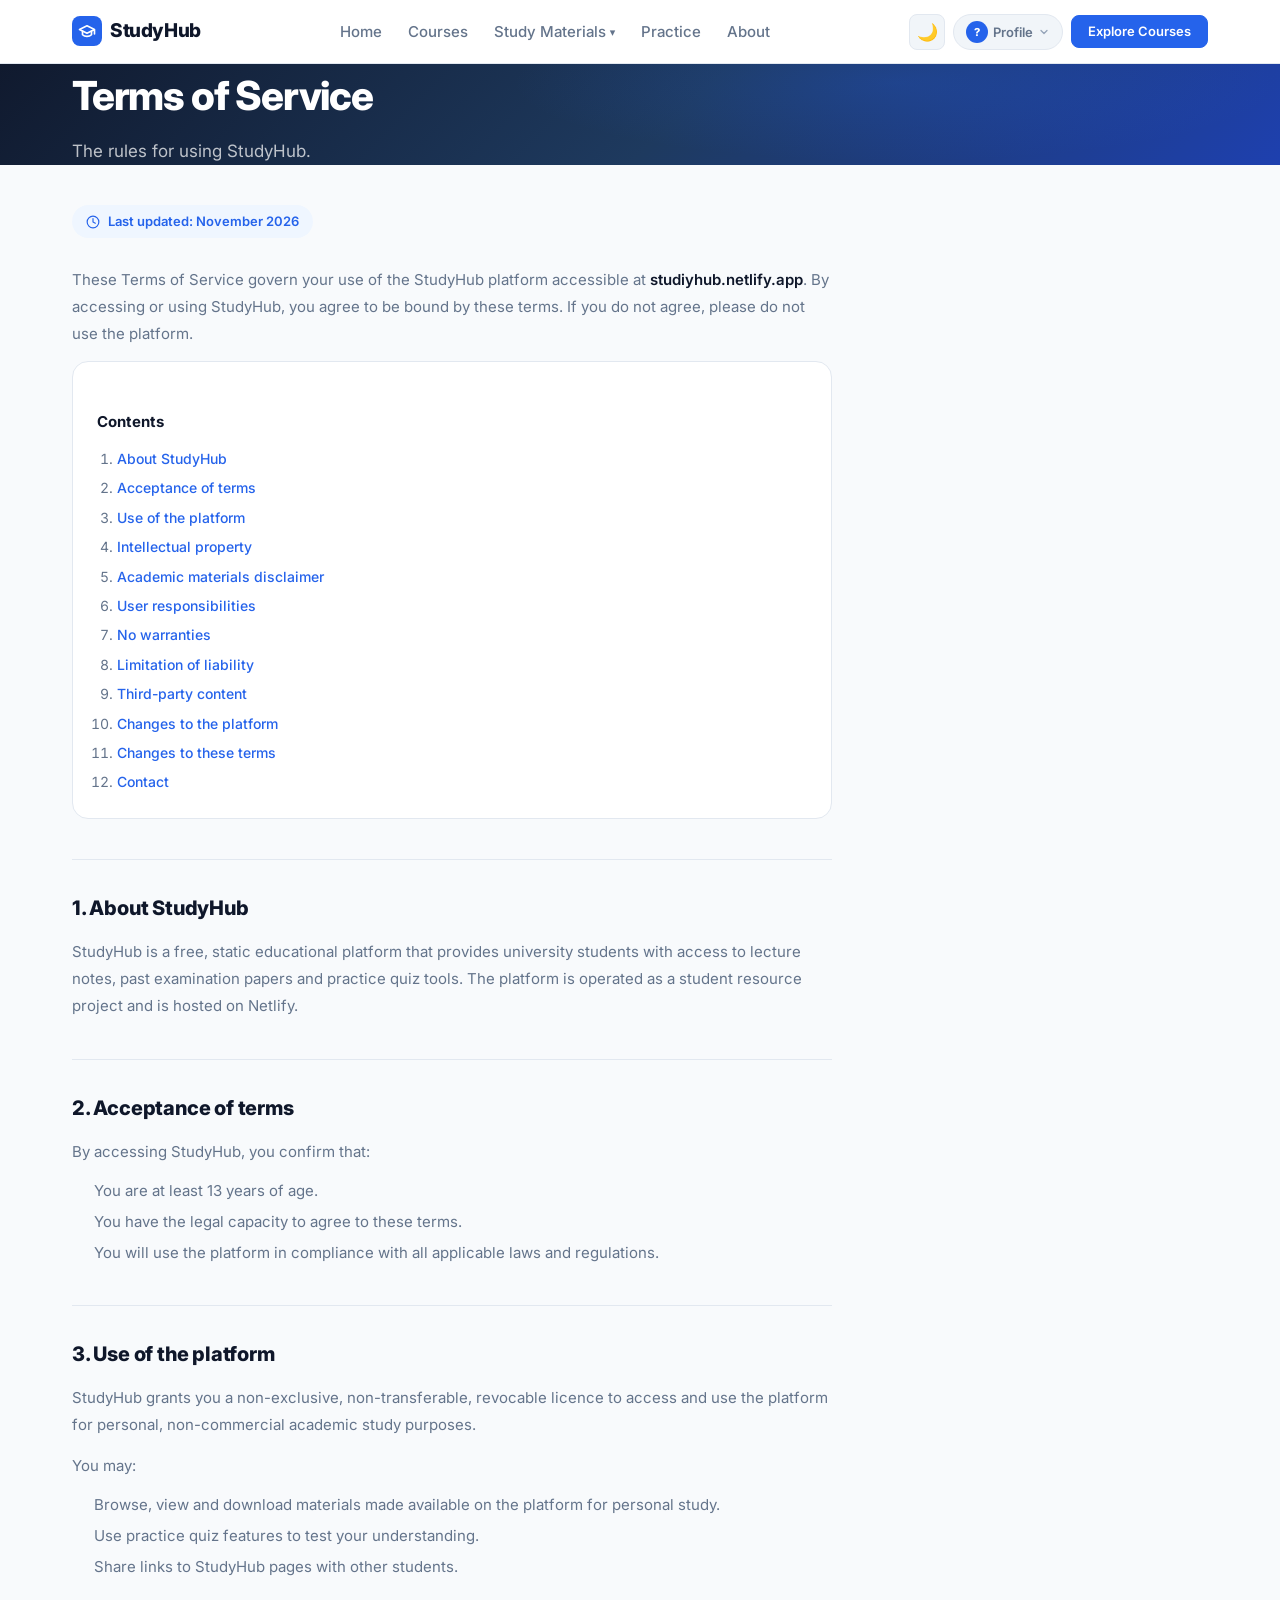
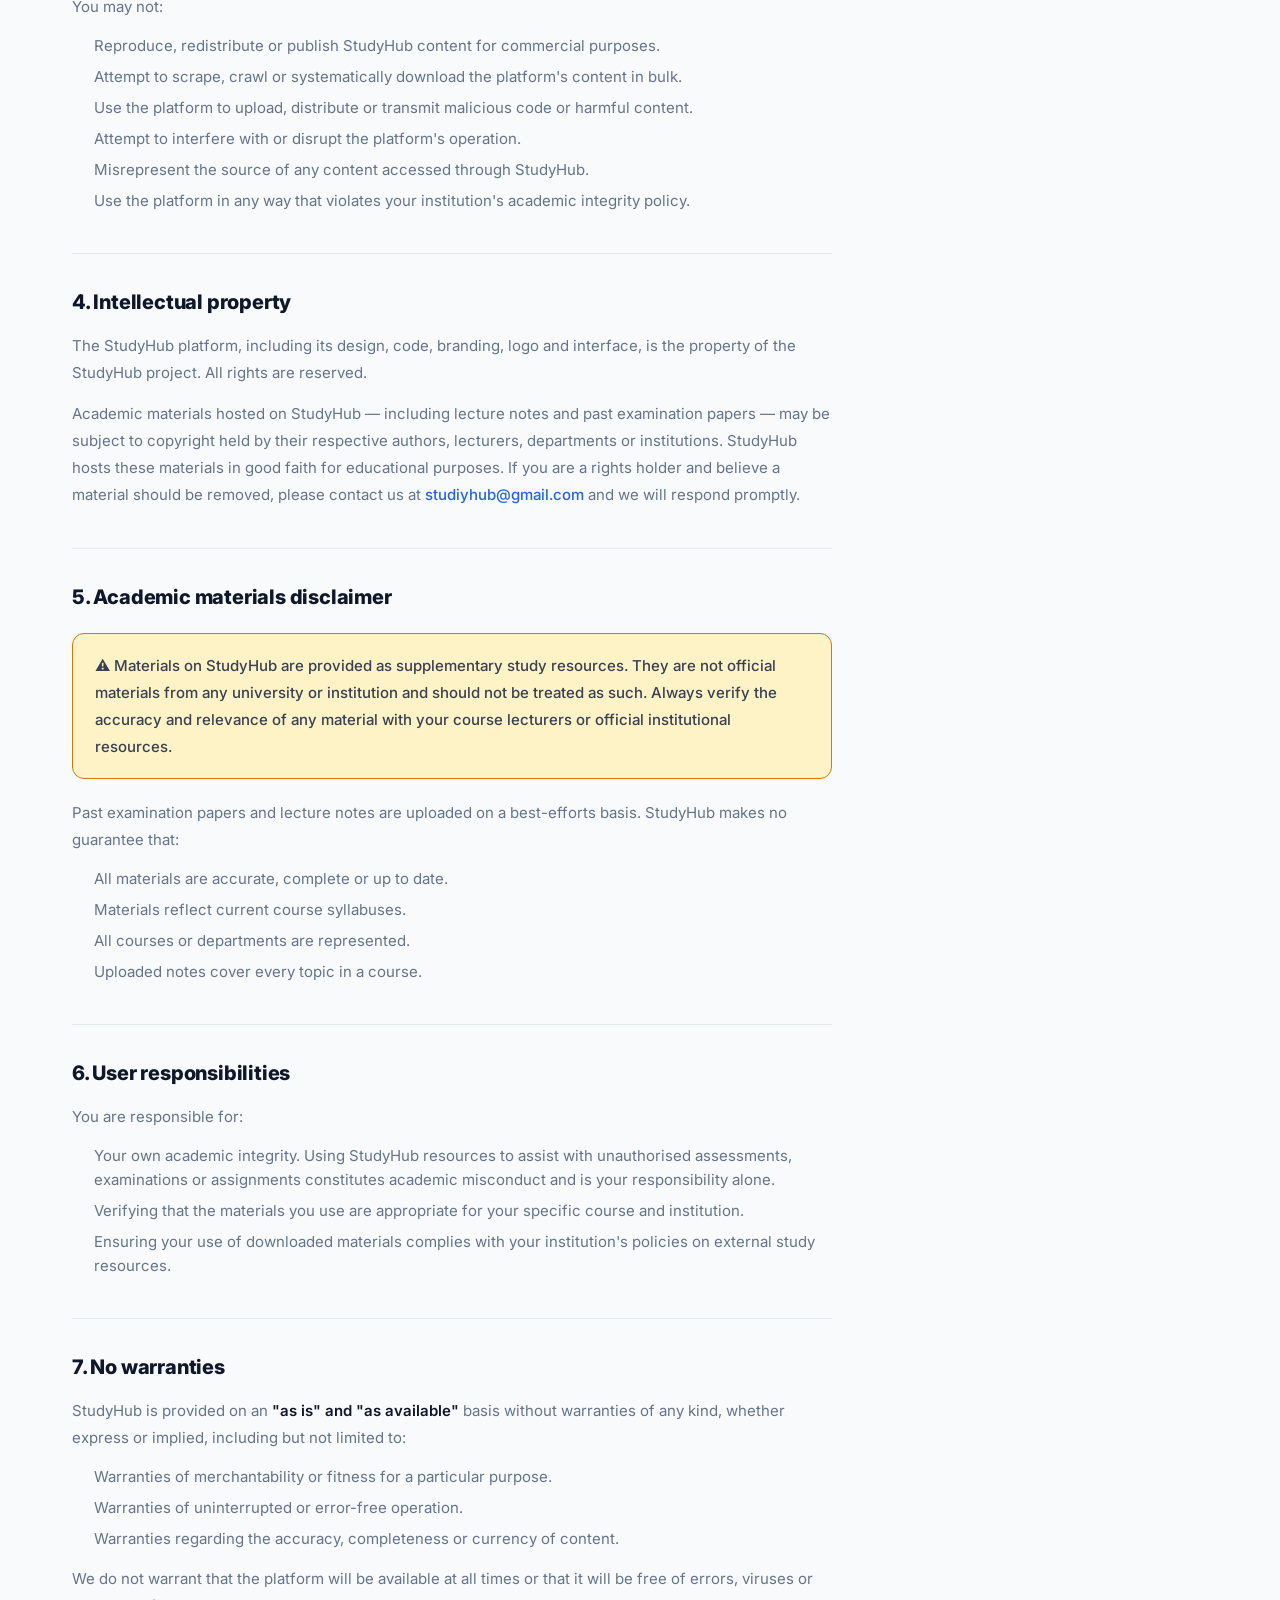
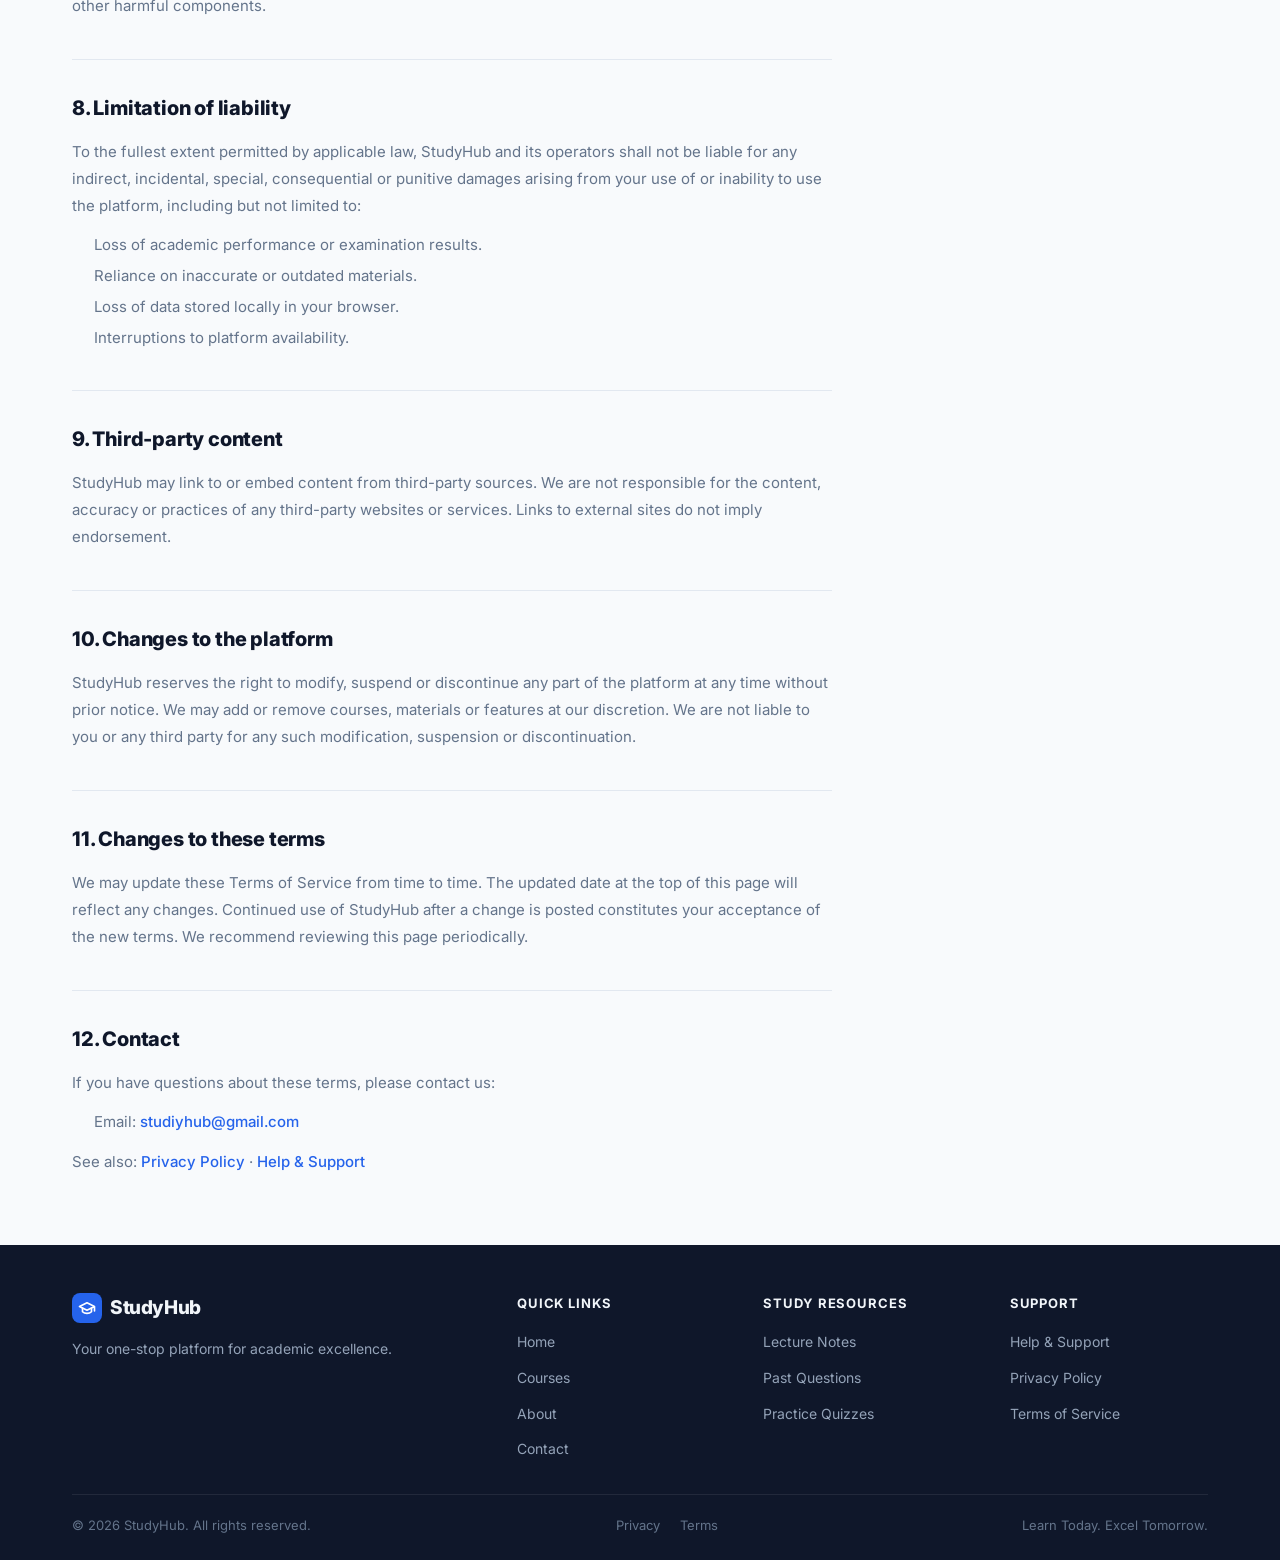
<file: terms.html>
<!DOCTYPE html>
<html lang="en">
<head>
    <meta charset="UTF-8">
    <meta name="viewport" content="width=device-width, initial-scale=1.0">
    <title>StudyHub — Terms of Service</title>
    <meta name="description" content="StudyHub Terms of Service — the rules for using the platform.">
    <link rel="preconnect" href="https://fonts.googleapis.com">
    <link rel="preconnect" href="https://fonts.gstatic.com" crossorigin>
    <link rel="stylesheet" href="css/style.css">
    <link rel="icon" href="assets/FAVICON.png" type="image/x-icon">
    <style>
        .prose { max-width: 760px; }
        .prose h2 {
            font-size: 1.25rem;
            font-weight: 800;
            margin: 2.5rem 0 .875rem;
            padding-top: 2rem;
            border-top: 1.5px solid var(--border);
            color: var(--text);
            letter-spacing: -.01em;
        }
        .prose h2:first-child { margin-top: 0; border-top: none; padding-top: 0; }
        .prose h3 { font-size: 1rem; font-weight: 700; margin: 1.5rem 0 .5rem; color: var(--text); }
        .prose p  { font-size: .9375rem; color: var(--text-3); line-height: 1.8; margin-bottom: .875rem; }
        .prose ul { margin: .625rem 0 .875rem 1.375rem; display: flex; flex-direction: column; gap: .4375rem; }
        .prose li { font-size: .9375rem; color: var(--text-3); line-height: 1.6; }
        .prose strong { color: var(--text); font-weight: 600; }
        .prose a  { color: var(--accent); font-weight: 500; }

        .policy-meta {
            display: inline-flex;
            align-items: center;
            gap: .5rem;
            background: var(--accent-light);
            color: var(--accent);
            font-size: .8125rem;
            font-weight: 600;
            padding: .375rem .875rem;
            border-radius: var(--r-full);
            margin-bottom: 1.75rem;
        }
        .toc {
            background: var(--surface);
            border: 1.5px solid var(--border);
            border-radius: var(--r-xl);
            padding: 1.5rem;
            margin-bottom: 2.5rem;
        }
        .toc h3 { font-size: .9375rem; font-weight: 700; margin-bottom: .875rem; color: var(--text); }
        .toc ol  { margin-left: 1.25rem; display: flex; flex-direction: column; gap: .4375rem; }
        .toc li  { font-size: .875rem; }
        .toc a   { color: var(--accent); font-weight: 500; }
        .notice-box {
            background: var(--warning-light);
            border: 1.5px solid var(--warning);
            border-radius: var(--r-lg);
            padding: 1.125rem 1.375rem;
            margin: 1.25rem 0;
        }
        .notice-box p { color: var(--text-2); font-weight: 500; margin-bottom: 0; font-size: .9375rem; }
    </style>
</head>
<body data-page="terms">
<a href="#main" class="skip-link">Skip to content</a>

<!-- ── PROFILE EDITOR MODAL ── -->
<div class="profile-overlay" id="profileModalOverlay" role="dialog"
     aria-modal="true" aria-labelledby="pm-title" aria-hidden="true">
  <div class="profile-modal">
    <div class="pm-header">
      <h2 id="pm-title">My Profile</h2>
      <button class="pm-close-btn" id="pmCloseBtn" aria-label="Close profile editor">✕</button>
    </div>
    <form id="profileModalForm" novalidate>
      <div class="modal-form-group">
        <label for="pm-name">Name</label>
        <input type="text" id="pm-name" name="name" placeholder="Your name" autocomplete="given-name" maxlength="80" required>
      </div>
      <div class="modal-form-group">
        <label for="pm-level">Academic level</label>
        <select id="pm-level" name="level" required>
          <option value="">Select your level</option>
          <option value="100">100 Level</option>
          <option value="200">200 Level</option>
          <option value="300">300 Level</option>
          <option value="400">400 Level</option>
          <option value="500">500 Level</option>
        </select>
      </div>
      <div class="modal-form-group">
        <label for="pm-programme">Department / Programme</label>
        <select id="pm-programme" name="programme" required><option value="">Select your programme</option></select>
      </div>
      <div class="modal-field-error" id="pm-error" role="alert"></div>
      <button type="submit" class="modal-submit-btn">Save Changes</button>
    </form>
    <div class="pm-divider"></div>
    <button type="button" class="modal-danger-btn" id="pm-reset">Reset Profile</button>
  </div>
</div>

<!-- ── NAVBAR ── -->
<nav class="navbar" id="navbar">
  <div class="container nav-container">
    <a href="index.html" class="logo">
      <span class="logo-icon">
        <svg viewBox="0 0 24 24" fill="none" stroke="#fff" stroke-width="2.2" stroke-linecap="round" stroke-linejoin="round">
          <path d="M22 10v6M2 10l10-5 10 5-10 5z"/><path d="M6 12v5c3 3 9 3 12 0v-5"/>
        </svg>
      </span>
      StudyHub
    </a>
    <ul class="nav-menu" id="navMenu">
      <li><a href="index.html"          class="nav-link">Home</a></li>
      <li><a href="course.html"         class="nav-link">Courses</a></li>
      <li class="nav-dropdown">
        <button class="nav-link nav-dropdown-toggle" type="button" aria-haspopup="true">
          Study Materials <span class="dropdown-arrow">▾</span>
        </button>
        <ul class="nav-dropdown-menu" role="menu">
          <li role="none"><a href="notes.html"          class="nav-link" role="menuitem">Lecture Notes</a></li>
          <li role="none"><a href="past-questions.html" class="nav-link" role="menuitem">Past Questions</a></li>
        </ul>
      </li>
      <li><a href="quiz.html"        class="nav-link">Practice</a></li>
      <li><a href="index.html#about" class="nav-link">About</a></li>
    </ul>
    <div class="nav-actions">
      <button class="theme-toggle" id="themeToggle" aria-label="Toggle dark mode">🌙</button>
      <div class="profile-nav-wrap" id="profileNavWrap">
        <button class="profile-nav-btn" id="profileNavBtn" type="button" aria-label="My Profile" aria-haspopup="true" aria-expanded="false">
          <span class="profile-nav-avatar" id="profileNavAvatar" aria-hidden="true">?</span>
          <span class="profile-nav-label"  id="profileNavLabel">Profile</span>
          <svg class="profile-nav-caret" width="12" height="12" viewBox="0 0 24 24" fill="none" stroke="currentColor" stroke-width="2.5" stroke-linecap="round" stroke-linejoin="round" aria-hidden="true"><polyline points="6 9 12 15 18 9"/></svg>
        </button>
        <div class="profile-dropdown" id="profileDropdown" role="menu" aria-hidden="true">
          <div class="profile-dropdown-header">
            <div class="pd-avatar" id="pdAvatar">?</div>
            <div class="pd-info"><span class="pd-name" id="pdName">—</span><span class="pd-meta" id="pdMeta">—</span></div>
          </div>
          <div class="profile-dropdown-divider"></div>
          <button class="profile-dropdown-item" id="pdEditBtn" role="menuitem" type="button">
            <svg width="15" height="15" viewBox="0 0 24 24" fill="none" stroke="currentColor" stroke-width="2" stroke-linecap="round" stroke-linejoin="round"><path d="M11 4H4a2 2 0 0 0-2 2v14a2 2 0 0 0 2 2h14a2 2 0 0 0 2-2v-7"/><path d="M18.5 2.5a2.121 2.121 0 0 1 3 3L12 15l-4 1 1-4 9.5-9.5z"/></svg>
            Edit Profile
          </button>
          <button class="profile-dropdown-item profile-dropdown-item--danger" id="pdResetBtn" role="menuitem" type="button">
            <svg width="15" height="15" viewBox="0 0 24 24" fill="none" stroke="currentColor" stroke-width="2" stroke-linecap="round" stroke-linejoin="round"><polyline points="1 4 1 10 7 10"/><path d="M3.51 15a9 9 0 1 0 .49-3.1"/></svg>
            Reset Profile
          </button>
        </div>
      </div>
      <a href="course.html" class="btn btn-primary btn-sm nav-cta">Explore Courses</a>
      <button class="mobile-toggle" id="mobileToggle" aria-label="Toggle menu" aria-expanded="false">
        <span></span><span></span><span></span>
      </button>
    </div>
  </div>
</nav>

<main id="main">

<div class="page-banner">
  <div class="container page-banner-inner">
    <h1>Terms of Service</h1>
    <p>The rules for using StudyHub.</p>
  </div>
</div>

<section class="section" style="padding-top:2.5rem;">
  <div class="container">
    <div class="prose">

      <div class="policy-meta">
        <svg width="14" height="14" viewBox="0 0 24 24" fill="none" stroke="currentColor" stroke-width="2" stroke-linecap="round" stroke-linejoin="round"><circle cx="12" cy="12" r="10"/><polyline points="12 6 12 12 16 14"/></svg>
        Last updated: November 2026
      </div>

      <p>These Terms of Service govern your use of the StudyHub platform accessible at <strong>studiyhub.netlify.app</strong>. By accessing or using StudyHub, you agree to be bound by these terms. If you do not agree, please do not use the platform.</p>

      <nav class="toc" aria-label="Table of contents">
        <h3>Contents</h3>
        <ol>
          <li><a href="#t1">About StudyHub</a></li>
          <li><a href="#t2">Acceptance of terms</a></li>
          <li><a href="#t3">Use of the platform</a></li>
          <li><a href="#t4">Intellectual property</a></li>
          <li><a href="#t5">Academic materials disclaimer</a></li>
          <li><a href="#t6">User responsibilities</a></li>
          <li><a href="#t7">No warranties</a></li>
          <li><a href="#t8">Limitation of liability</a></li>
          <li><a href="#t9">Third-party content</a></li>
          <li><a href="#t10">Changes to the platform</a></li>
          <li><a href="#t11">Changes to these terms</a></li>
          <li><a href="#t12">Contact</a></li>
        </ol>
      </nav>

      <h2 id="t1">1. About StudyHub</h2>
      <p>StudyHub is a free, static educational platform that provides university students with access to lecture notes, past examination papers and practice quiz tools. The platform is operated as a student resource project and is hosted on Netlify.</p>

      <h2 id="t2">2. Acceptance of terms</h2>
      <p>By accessing StudyHub, you confirm that:</p>
      <ul>
        <li>You are at least 13 years of age.</li>
        <li>You have the legal capacity to agree to these terms.</li>
        <li>You will use the platform in compliance with all applicable laws and regulations.</li>
      </ul>

      <h2 id="t3">3. Use of the platform</h2>
      <p>StudyHub grants you a non-exclusive, non-transferable, revocable licence to access and use the platform for personal, non-commercial academic study purposes.</p>
      <p>You may:</p>
      <ul>
        <li>Browse, view and download materials made available on the platform for personal study.</li>
        <li>Use practice quiz features to test your understanding.</li>
        <li>Share links to StudyHub pages with other students.</li>
      </ul>
      <p>You may not:</p>
      <ul>
        <li>Reproduce, redistribute or publish StudyHub content for commercial purposes.</li>
        <li>Attempt to scrape, crawl or systematically download the platform's content in bulk.</li>
        <li>Use the platform to upload, distribute or transmit malicious code or harmful content.</li>
        <li>Attempt to interfere with or disrupt the platform's operation.</li>
        <li>Misrepresent the source of any content accessed through StudyHub.</li>
        <li>Use the platform in any way that violates your institution's academic integrity policy.</li>
      </ul>

      <h2 id="t4">4. Intellectual property</h2>
      <p>The StudyHub platform, including its design, code, branding, logo and interface, is the property of the StudyHub project. All rights are reserved.</p>
      <p>Academic materials hosted on StudyHub — including lecture notes and past examination papers — may be subject to copyright held by their respective authors, lecturers, departments or institutions. StudyHub hosts these materials in good faith for educational purposes. If you are a rights holder and believe a material should be removed, please contact us at <a href="mailto:studiyhub@gmail.com">studiyhub@gmail.com</a> and we will respond promptly.</p>

      <h2 id="t5">5. Academic materials disclaimer</h2>
      <div class="notice-box">
        <p>⚠️ Materials on StudyHub are provided as supplementary study resources. They are not official materials from any university or institution and should not be treated as such. Always verify the accuracy and relevance of any material with your course lecturers or official institutional resources.</p>
      </div>
      <p>Past examination papers and lecture notes are uploaded on a best-efforts basis. StudyHub makes no guarantee that:</p>
      <ul>
        <li>All materials are accurate, complete or up to date.</li>
        <li>Materials reflect current course syllabuses.</li>
        <li>All courses or departments are represented.</li>
        <li>Uploaded notes cover every topic in a course.</li>
      </ul>

      <h2 id="t6">6. User responsibilities</h2>
      <p>You are responsible for:</p>
      <ul>
        <li>Your own academic integrity. Using StudyHub resources to assist with unauthorised assessments, examinations or assignments constitutes academic misconduct and is your responsibility alone.</li>
        <li>Verifying that the materials you use are appropriate for your specific course and institution.</li>
        <li>Ensuring your use of downloaded materials complies with your institution's policies on external study resources.</li>
      </ul>

      <h2 id="t7">7. No warranties</h2>
      <p>StudyHub is provided on an <strong>"as is" and "as available"</strong> basis without warranties of any kind, whether express or implied, including but not limited to:</p>
      <ul>
        <li>Warranties of merchantability or fitness for a particular purpose.</li>
        <li>Warranties of uninterrupted or error-free operation.</li>
        <li>Warranties regarding the accuracy, completeness or currency of content.</li>
      </ul>
      <p>We do not warrant that the platform will be available at all times or that it will be free of errors, viruses or other harmful components.</p>

      <h2 id="t8">8. Limitation of liability</h2>
      <p>To the fullest extent permitted by applicable law, StudyHub and its operators shall not be liable for any indirect, incidental, special, consequential or punitive damages arising from your use of or inability to use the platform, including but not limited to:</p>
      <ul>
        <li>Loss of academic performance or examination results.</li>
        <li>Reliance on inaccurate or outdated materials.</li>
        <li>Loss of data stored locally in your browser.</li>
        <li>Interruptions to platform availability.</li>
      </ul>

      <h2 id="t9">9. Third-party content</h2>
      <p>StudyHub may link to or embed content from third-party sources. We are not responsible for the content, accuracy or practices of any third-party websites or services. Links to external sites do not imply endorsement.</p>

      <h2 id="t10">10. Changes to the platform</h2>
      <p>StudyHub reserves the right to modify, suspend or discontinue any part of the platform at any time without prior notice. We may add or remove courses, materials or features at our discretion. We are not liable to you or any third party for any such modification, suspension or discontinuation.</p>

      <h2 id="t11">11. Changes to these terms</h2>
      <p>We may update these Terms of Service from time to time. The updated date at the top of this page will reflect any changes. Continued use of StudyHub after a change is posted constitutes your acceptance of the new terms. We recommend reviewing this page periodically.</p>

      <h2 id="t12">12. Contact</h2>
      <p>If you have questions about these terms, please contact us:</p>
      <ul>
        <li>Email: <a href="mailto:studiyhub@gmail.com">studiyhub@gmail.com</a></li>
      </ul>
      <p>See also: <a href="privacy.html">Privacy Policy</a> · <a href="help.html">Help &amp; Support</a></p>

    </div>
  </div>
</section>

</main>

<!-- ── FOOTER ── -->
<footer class="footer">
  <div class="container">
    <div class="footer-grid">
      <div class="footer-brand">
        <a href="index.html" class="logo">
          <span class="logo-icon">
            <svg viewBox="0 0 24 24" fill="none" stroke="#fff" stroke-width="2.2" stroke-linecap="round" stroke-linejoin="round">
              <path d="M22 10v6M2 10l10-5 10 5-10 5z"/><path d="M6 12v5c3 3 9 3 12 0v-5"/>
            </svg>
          </span>
          StudyHub
        </a>
        <p>Your one-stop platform for academic excellence.</p>
      </div>
      <div class="footer-col">
        <h4>Quick Links</h4>
        <ul class="footer-links">
          <li><a href="index.html">Home</a></li>
          <li><a href="course.html">Courses</a></li>
          <li><a href="index.html#about">About</a></li>
          <li><a href="mailto:studiyhub@gmail.com">Contact</a></li>
        </ul>
      </div>
      <div class="footer-col">
        <h4>Study Resources</h4>
        <ul class="footer-links">
          <li><a href="notes.html">Lecture Notes</a></li>
          <li><a href="past-questions.html">Past Questions</a></li>
          <li><a href="quiz.html">Practice Quizzes</a></li>
        </ul>
      </div>
      <div class="footer-col">
        <h4>Support</h4>
        <ul class="footer-links">
          <li><a href="help.html">Help &amp; Support</a></li>
          <li><a href="privacy.html">Privacy Policy</a></li>
          <li><a href="terms.html" class="active">Terms of Service</a></li>
        </ul>
      </div>
    </div>
    <div class="footer-bottom">
      <span>© 2026 StudyHub. All rights reserved.</span>
      <div class="footer-bottom-links">
        <a href="privacy.html">Privacy</a>
        <a href="terms.html" class="active">Terms</a>
      </div>
      <span>Learn Today. Excel Tomorrow.</span>
    </div>
  </div>
</footer>

<nav class="bottom-nav" aria-label="Mobile navigation">
  <div class="bottom-nav-inner">
    <a href="index.html" class="bottom-nav-item"><svg viewBox="0 0 24 24" fill="none" stroke="currentColor" stroke-width="2" stroke-linecap="round" stroke-linejoin="round"><path d="M3 9l9-7 9 7v11a2 2 0 0 1-2 2H5a2 2 0 0 1-2-2z"/><polyline points="9 22 9 12 15 12 15 22"/></svg><span class="bn-label">Home</span></a>
    <a href="course.html" class="bottom-nav-item"><svg viewBox="0 0 24 24" fill="none" stroke="currentColor" stroke-width="2" stroke-linecap="round" stroke-linejoin="round"><path d="M22 10v6M2 10l10-5 10 5-10 5z"/><path d="M6 12v5c3 3 9 3 12 0v-5"/></svg><span class="bn-label">Courses</span></a>
    <a href="notes.html" class="bottom-nav-item"><svg viewBox="0 0 24 24" fill="none" stroke="currentColor" stroke-width="2" stroke-linecap="round" stroke-linejoin="round"><path d="M4 19.5A2.5 2.5 0 0 1 6.5 17H20"/><path d="M6.5 2H20v20H6.5A2.5 2.5 0 0 1 4 19.5v-15A2.5 2.5 0 0 1 6.5 2z"/></svg><span class="bn-label">Notes</span></a>
    <a href="quiz.html" class="bottom-nav-item"><svg viewBox="0 0 24 24" fill="none" stroke="currentColor" stroke-width="2" stroke-linecap="round" stroke-linejoin="round"><circle cx="12" cy="12" r="10"/><path d="M9.09 9a3 3 0 0 1 5.83 1c0 2-3 3-3 3"/><line x1="12" y1="17" x2="12.01" y2="17"/></svg><span class="bn-label">Practice</span></a>
    <a href="past-questions.html" class="bottom-nav-item"><svg viewBox="0 0 24 24" fill="none" stroke="currentColor" stroke-width="2" stroke-linecap="round" stroke-linejoin="round"><path d="M14 2H6a2 2 0 0 0-2 2v16a2 2 0 0 0 2 2h12a2 2 0 0 0 2-2V8z"/><polyline points="14 2 14 8 20 8"/></svg><span class="bn-label">Past Qs</span></a>
  </div>
</nav>

<script src="js/courseCatalog.js"></script>
<script src="js/notes.js"></script>
<script src="js/pastQuestions.js"></script>
<script src="js/profile.js"></script>
<script src="js/app.js"></script>
<!-- pmCloseBtn is wired in profile.js DOMContentLoaded -->
</body>
</html>
</file>
<file: css/style.css>
﻿/* ============================================
   StudyHub — Design System
   Matches approved mockup design
   ============================================ */

@import url('https://fonts.googleapis.com/css2?family=Inter:wght@400;500;600;700;800&display=swap');

/* ============================================
   1. RESET & BASE
   ============================================ */
*,
*::before,
*::after {
    margin: 0;
    padding: 0;
    box-sizing: border-box;
}

html {
    scroll-behavior: smooth;
    -webkit-text-size-adjust: 100%;
}

body {
    font-family: 'Inter', system-ui, -apple-system, sans-serif;
    background: var(--bg);
    color: var(--text);
    line-height: 1.6;
    font-size: 1rem;
    -webkit-font-smoothing: antialiased;
    transition: background-color 0.25s ease, color 0.25s ease;
}

img {
    max-width: 100%;
    height: auto;
    display: block;
}

a {
    color: inherit;
    text-decoration: none;
}

button {
    font-family: inherit;
    cursor: pointer;
}

ul {
    list-style: none;
}

::selection {
    background: var(--accent-light);
    color: var(--accent);
}

/* ============================================
   2. TOKENS — LIGHT
   ============================================ */
:root {
    /* Accent */
    --accent: #2563EB;
    --accent-hover: #1D4ED8;
    --accent-light: #EFF6FF;
    --accent-mid: #DBEAFE;

    /* Surfaces */
    --bg: #F8FAFC;
    --surface: #FFFFFF;
    --surface-2: #F1F5F9;

    /* Hero */
    --hero-bg: #0F172A;
    --hero-mid: #1E3A5F;

    /* Text */
    --text: #0F172A;
    --text-2: #374151;
    --text-3: #64748B;
    --text-4: #94A3B8;

    /* Border */
    --border: #E2E8F0;
    --border-2: #CBD5E1;

    /* Status */
    --success: #16A34A;
    --success-light: #DCFCE7;
    --warning: #D97706;
    --warning-light: #FEF3C7;
    --error: #DC2626;
    --error-light: #FEE2E2;

    /* Stats banner */
    --stats-bg: #0F172A;

    /* Footer */
    --footer-bg: #0F172A;

    /* Radius */
    --r-sm: 6px;
    --r-md: 8px;
    --r-lg: 12px;
    --r-xl: 16px;
    --r-2xl: 20px;
    --r-full: 9999px;

    /* Shadow */
    --sh-sm: 0 1px 3px rgba(0, 0, 0, .08);
    --sh-md: 0 4px 12px rgba(0, 0, 0, .08);
    --sh-lg: 0 8px 24px rgba(0, 0, 0, .10);

    /* Layout */
    --max-w: 1200px;
    --nav-h: 64px;

    /* Transition */
    --t: .2s ease;
}

/* ============================================
   3. TOKENS — DARK
   ============================================ */
[data-theme="dark"] {
    --bg: #0F172A;
    --surface: #1E293B;
    --surface-2: #263347;
    --text: #F1F5F9;
    --text-2: #CBD5E1;
    --text-3: #94A3B8;
    --text-4: #64748B;
    --border: #334155;
    --border-2: #475569;
    --accent: #3B82F6;
    --accent-hover: #2563EB;
    --accent-light: rgba(59, 130, 246, .15);
    --accent-mid: rgba(59, 130, 246, .25);
    --sh-sm: 0 1px 3px rgba(0, 0, 0, .3);
    --sh-md: 0 4px 12px rgba(0, 0, 0, .35);
    --sh-lg: 0 8px 24px rgba(0, 0, 0, .4);
}

/* ============================================
   4. LAYOUT UTILS
   ============================================ */
.container {
    max-width: var(--max-w);
    margin: 0 auto;
    padding: 0 1.5rem;
}

.sr-only {
    position: absolute;
    width: 1px;
    height: 1px;
    padding: 0;
    margin: -1px;
    overflow: hidden;
    clip: rect(0, 0, 0, 0);
    white-space: nowrap;
    border: 0;
}

.hidden {
    display: none !important;
}

/* ============================================
   5. SKIP LINK
   ============================================ */
.skip-link {
    position: absolute;
    left: -9999px;
    top: 0;
    z-index: 9999;
    padding: .5rem 1rem;
    background: var(--accent);
    color: #fff;
    border-radius: 0 0 var(--r-md) var(--r-md);
    font-weight: 600;
    font-size: .875rem;
}

.skip-link:focus {
    left: 0;
}

/* ============================================
   6. NAVBAR
   ============================================ */
.navbar {
    position: fixed;
    top: 0;
    left: 0;
    right: 0;
    height: var(--nav-h);
    background: var(--surface);
    border-bottom: 1px solid var(--border);
    z-index: 1000;
    transition: background var(--t), border-color var(--t);
}

.nav-container {
    display: flex;
    align-items: center;
    height: 100%;
    gap: 1rem;
}

/* Logo */
.logo {
    display: flex;
    align-items: center;
    gap: .5rem;
    font-size: 1.1875rem;
    font-weight: 800;
    color: var(--text);
    letter-spacing: -.02em;
    white-space: nowrap;
    flex-shrink: 0;
}

.logo-icon {
    display: inline-flex;
    align-items: center;
    justify-content: center;
    width: 30px;
    height: 30px;
    border-radius: var(--r-md);
    background: var(--accent);
    flex-shrink: 0;
}

.logo-icon svg {
    width: 18px;
    height: 18px;
}

/* Nav links */
.nav-menu {
    display: flex;
    align-items: center;
    gap: .125rem;
    margin: 0 auto;
}

.nav-link {
    display: inline-flex;
    align-items: center;
    gap: .25rem;
    padding: .4375rem .75rem;
    border-radius: var(--r-md);
    font-size: .9375rem;
    font-weight: 500;
    color: var(--text-3);
    transition: color var(--t), background var(--t);
    background: none;
    border: none;
    white-space: nowrap;
}

.nav-link:hover,
.nav-link.active {
    color: var(--text);
    background: var(--surface-2);
}

.nav-link.active {
    color: var(--accent);
}

/* Dropdown */
.nav-dropdown {
    position: relative;
}

.dropdown-arrow {
    font-size: .6875rem;
    transition: transform var(--t);
}

.nav-dropdown:hover .dropdown-arrow,
.nav-dropdown:focus-within .dropdown-arrow {
    transform: rotate(180deg);
}

.nav-dropdown-menu {
    position: absolute;
    top: calc(100% + 6px);
    left: 0;
    min-width: 200px;
    background: var(--surface);
    border: 1px solid var(--border);
    border-radius: var(--r-lg);
    box-shadow: var(--sh-lg);
    padding: .375rem;
    opacity: 0;
    visibility: hidden;
    transform: translateY(-6px);
    transition: opacity var(--t), visibility var(--t), transform var(--t);
    z-index: 200;
}

.nav-dropdown:hover .nav-dropdown-menu,
.nav-dropdown:focus-within .nav-dropdown-menu {
    opacity: 1;
    visibility: visible;
    transform: translateY(0);
}

.nav-dropdown-menu a {
    display: block;
    padding: .5625rem .75rem;
    border-radius: var(--r-md);
    font-size: .9375rem;
    font-weight: 500;
    color: var(--text-3);
    transition: background var(--t), color var(--t);
}

.nav-dropdown-menu a:hover {
    background: var(--surface-2);
    color: var(--text);
}

.nav-dropdown-menu a.active {
    color: var(--accent);
    background: var(--accent-light);
}

/* Nav actions */
.nav-actions {
    display: flex;
    align-items: center;
    gap: .5rem;
    flex-shrink: 0;
}

.nav-cta {
    display: none;
}

/* shown at 768+ */

/* Theme toggle */
.theme-toggle {
    display: inline-flex;
    align-items: center;
    justify-content: center;
    width: 36px;
    height: 36px;
    background: var(--surface-2);
    border: 1px solid var(--border);
    border-radius: var(--r-md);
    font-size: 1.0625rem;
    color: var(--text-3);
    transition: background var(--t), border-color var(--t);
}

.theme-toggle:hover {
    background: var(--border);
}

/* Hamburger */
.mobile-toggle {
    display: none;
    flex-direction: column;
    gap: 4px;
    background: none;
    border: none;
    padding: .375rem;
}

.mobile-toggle span {
    display: block;
    width: 20px;
    height: 2px;
    background: var(--text-3);
    border-radius: 2px;
    transition: transform var(--t), opacity var(--t);
}

.mobile-toggle.active span:nth-child(1) {
    transform: rotate(45deg) translate(4px, 4px);
}

.mobile-toggle.active span:nth-child(2) {
    opacity: 0;
}

.mobile-toggle.active span:nth-child(3) {
    transform: rotate(-45deg) translate(4px, -4px);
}

/* ============================================
   7. BUTTONS
   ============================================ */
.btn {
    display: inline-flex;
    align-items: center;
    justify-content: center;
    gap: .4375rem;
    padding: .5625rem 1.25rem;
    border-radius: var(--r-md);
    font-weight: 600;
    font-size: .9375rem;
    line-height: 1.4;
    border: 1.5px solid transparent;
    transition: background var(--t), border-color var(--t), color var(--t), box-shadow var(--t), opacity var(--t);
    white-space: nowrap;
    cursor: pointer;
}

.btn:active {
    opacity: .88;
}

.btn:disabled {
    opacity: .45;
    cursor: not-allowed;
}

.btn-primary {
    background: var(--accent);
    color: #fff;
    border-color: var(--accent);
}

.btn-primary:hover {
    background: var(--accent-hover);
    border-color: var(--accent-hover);
}

.btn-secondary {
    background: var(--surface);
    color: var(--text);
    border-color: var(--border-2);
}

.btn-secondary:hover {
    background: var(--surface-2);
}

.btn-outline {
    background: transparent;
    color: var(--text-3);
    border-color: var(--border);
}

.btn-outline:hover {
    background: var(--surface-2);
    color: var(--text);
    border-color: var(--border-2);
}

.btn-ghost {
    background: transparent;
    color: var(--accent);
    border-color: transparent;
    padding: .4375rem .75rem;
}

.btn-ghost:hover {
    background: var(--accent-light);
}

.btn-success {
    background: var(--success);
    color: #fff;
    border-color: var(--success);
}

.btn-success:hover {
    opacity: .9;
}

.btn-sm {
    padding: .375rem 1rem;
    font-size: .8125rem;
}

.btn-lg {
    padding: .6875rem 1.625rem;
    font-size: 1rem;
}

.btn-xl {
    padding: .875rem 2rem;
    font-size: 1.0625rem;
    font-weight: 700;
}

.btn-block {
    width: 100%;
}

/* ============================================
   8. HERO
   ============================================ */
.hero {
    padding-top: var(--nav-h);
    background: linear-gradient(135deg, #0F172A 0%, #1E3A5F 55%, #1E40AF 100%);
    position: relative;
    overflow: hidden;
    /* Fill the full viewport height so nothing below is visible until scroll */
    min-height: 100vh;
    min-height: 100dvh;
    display: flex;
    flex-direction: column;
    justify-content: center;
}

/* The .container inside the hero must also stretch */
.hero > .container {
    flex: 1;
    display: flex;
    flex-direction: column;
    justify-content: center;
    width: 100%;
}

.hero::before {
    content: '';
    position: absolute;
    inset: 0;
    background: radial-gradient(ellipse 60% 60% at 70% 50%, rgba(37, 99, 235, .22) 0%, transparent 70%);
    pointer-events: none;
}

.hero-inner {
    display: grid;
    grid-template-columns: 1fr;
    gap: 2.5rem;
    align-items: center;
    /* Stretch to fill the flex hero container so content is vertically centred */
    flex: 1;
    width: 100%;
    padding: 3.5rem 0;
}

/* hero badge */
.hero-badge {
    display: inline-flex;
    align-items: center;
    gap: .5rem;
    background: rgba(255, 255, 255, .12);
    backdrop-filter: blur(8px);
    border: 1px solid rgba(255, 255, 255, .2);
    border-radius: var(--r-full);
    padding: .3125rem .875rem;
    font-size: .8125rem;
    font-weight: 600;
    color: rgba(255, 255, 255, .9);
    margin-bottom: 1.25rem;
}

.hero-badge-dot {
    width: 6px;
    height: 6px;
    border-radius: 50%;
    background: #34D399;
    flex-shrink: 0;
}

.hero-content h1 {
    font-size: clamp(2rem, 5.5vw, 3.25rem);
    font-weight: 800;
    line-height: 1.1;
    color: #fff;
    letter-spacing: -.03em;
    margin-bottom: 1.125rem;
}

.hero-content p {
    font-size: clamp(.9375rem, 1.6vw, 1.125rem);
    color: rgba(255, 255, 255, .75);
    line-height: 1.7;
    max-width: 480px;
    margin-bottom: 2rem;
}

.hero-cta {
    display: flex;
    flex-wrap: wrap;
    gap: .75rem;
}

.hero-cta .btn-primary {
    background: #fff;
    color: var(--accent);
    border-color: #fff;
}

.hero-cta .btn-primary:hover {
    background: #f1f5f9;
    border-color: #f1f5f9;
}

.hero-cta .btn-outline-white {
    background: rgba(255, 255, 255, .12);
    color: #fff;
    border: 1.5px solid rgba(255, 255, 255, .35);
    backdrop-filter: blur(4px);
}

.hero-cta .btn-outline-white:hover {
    background: rgba(255, 255, 255, .2);
}

/* Hero floating course panel */
.hero-visual {
    position: relative;
    display: flex;
    justify-content: center;
}

.hero-panel {
    background: rgba(255, 255, 255, .97);
    border-radius: var(--r-2xl);
    box-shadow: 0 20px 60px rgba(0, 0, 0, .35);
    overflow: hidden;
    width: 100%;
    max-width: 380px;
}

.hero-panel-header {
    display: flex;
    align-items: center;
    justify-content: space-between;
    padding: .875rem 1.125rem;
    border-bottom: 1px solid #E2E8F0;
    background: #F8FAFC;
}

.hero-panel-title {
    font-size: .9375rem;
    font-weight: 700;
    color: #0F172A;
}

.hero-panel-link {
    font-size: .8125rem;
    font-weight: 600;
    color: var(--accent);
}

.hero-panel-body {
    padding: .75rem;
    display: grid;
    grid-template-columns: 1fr 1fr;
    gap: .625rem;
}

.hero-course-card {
    background: #fff;
    border: 1.5px solid #E2E8F0;
    border-radius: var(--r-lg);
    padding: .75rem;
    transition: border-color var(--t), box-shadow var(--t);
}

.hero-course-card:hover {
    border-color: var(--accent);
    box-shadow: var(--sh-sm);
}

.hero-cc-badge {
    display: inline-flex;
    align-items: center;
    justify-content: center;
    width: 32px;
    height: 32px;
    border-radius: var(--r-md);
    font-size: .6875rem;
    font-weight: 800;
    color: #fff;
    margin-bottom: .5rem;
}

.hero-cc-badge.blue {
    background: #2563EB;
}

.hero-cc-badge.green {
    background: #16A34A;
}

.hero-cc-badge.orange {
    background: #EA580C;
}

.hero-cc-badge.purple {
    background: #7C3AED;
}

.hero-cc-code {
    font-size: .75rem;
    font-weight: 700;
    color: #0F172A;
}

.hero-cc-title {
    font-size: .6875rem;
    color: #64748B;
    margin-top: .125rem;
    line-height: 1.3;
}

.hero-cc-tags {
    display: flex;
    gap: .25rem;
    margin-top: .5rem;
    flex-wrap: wrap;
}

.hero-cc-tag {
    font-size: .625rem;
    font-weight: 600;
    padding: .125rem .4375rem;
    border-radius: var(--r-full);
    background: #EFF6FF;
    color: #2563EB;
}

/* ============================================
   9. FEATURE CARDS (4 on homepage)
   ============================================ */
.features-grid {
    display: grid;
    grid-template-columns: 1fr;
    gap: 1rem;
}

.feature-card {
    display: block;
    padding: 1.5rem;
    background: var(--surface);
    border: 1.5px solid var(--border);
    border-radius: var(--r-xl);
    transition: border-color var(--t), box-shadow var(--t), transform var(--t);
}

.feature-card:hover {
    border-color: var(--accent);
    box-shadow: var(--sh-md);
    transform: translateY(-2px);
}

.feature-icon-wrap {
    display: inline-flex;
    align-items: center;
    justify-content: center;
    width: 48px;
    height: 48px;
    border-radius: var(--r-lg);
    margin-bottom: 1rem;
}

.feature-icon-wrap.blue {
    background: #EFF6FF;
    color: #2563EB;
}

.feature-icon-wrap.orange {
    background: #FFF7ED;
    color: #EA580C;
}

.feature-icon-wrap.green {
    background: #F0FDF4;
    color: #16A34A;
}

.feature-icon-wrap.purple {
    background: #F5F3FF;
    color: #7C3AED;
}

[data-theme="dark"] .feature-icon-wrap.blue {
    background: rgba(37, 99, 235, .2);
    color: #60A5FA;
}

[data-theme="dark"] .feature-icon-wrap.orange {
    background: rgba(234, 88, 12, .2);
    color: #FB923C;
}

[data-theme="dark"] .feature-icon-wrap.green {
    background: rgba(22, 163, 74, .2);
    color: #4ADE80;
}

[data-theme="dark"] .feature-icon-wrap.purple {
    background: rgba(124, 58, 237, .2);
    color: #A78BFA;
}

.feature-card h3 {
    font-size: 1.0625rem;
    font-weight: 700;
    color: var(--text);
    margin-bottom: .375rem;
}

.feature-card p {
    font-size: .9rem;
    color: var(--text-3);
    line-height: 1.55;
    margin-bottom: 1rem;
}

.feature-link {
    font-size: .875rem;
    font-weight: 600;
    color: var(--accent);
}

/* ============================================
   10. SECTION CHROME
   ============================================ */
.section {
    padding: 3.5rem 0;
}

.section-label {
    font-size: .8125rem;
    font-weight: 700;
    text-transform: uppercase;
    letter-spacing: .08em;
    color: var(--accent);
    margin-bottom: .5rem;
}

.section-heading {
    font-size: clamp(1.5rem, 3vw, 2rem);
    font-weight: 800;
    color: var(--text);
    letter-spacing: -.02em;
}

.section-sub {
    font-size: 1rem;
    color: var(--text-3);
    margin-top: .5rem;
}

/* ============================================
   11. DISCOVER COURSES (homepage inline filters)
   ============================================ */
.discover-filters {
    display: flex;
    flex-wrap: wrap;
    align-items: flex-end;
    gap: .625rem;
    margin-bottom: 1.5rem;
    padding: 1rem 1.25rem;
    background: var(--surface);
    border: 1.5px solid var(--border);
    border-radius: var(--r-xl);
}

.discover-search {
    flex: 1 1 220px;
    position: relative;
}

.discover-search input {
    width: 100%;
    padding: .5625rem .875rem .5625rem 2.375rem;
    border: 1.5px solid var(--border);
    border-radius: var(--r-md);
    background: var(--surface-2);
    color: var(--text);
    font-size: .9375rem;
    font-family: inherit;
    transition: border-color var(--t), box-shadow var(--t);
}

.discover-search input:focus {
    outline: none;
    border-color: var(--accent);
    box-shadow: 0 0 0 3px var(--accent-light);
}

.discover-search .search-ic {
    position: absolute;
    left: .75rem;
    top: 50%;
    transform: translateY(-50%);
    color: var(--text-4);
    pointer-events: none;
}

.filter-chip-group {
    display: flex;
    flex-wrap: wrap;
    gap: .5rem;
    align-items: flex-end;
}

.filter-chip {
    display: inline-flex;
    align-items: center;
    gap: .4375rem;
    padding: .5rem .875rem;
    background: var(--surface-2);
    border: 1.5px solid var(--border);
    border-radius: var(--r-md);
    font-size: .875rem;
    font-weight: 500;
    color: var(--text-3);
    cursor: pointer;
    white-space: nowrap;
    appearance: none;
    font-family: inherit;
    transition: border-color var(--t), color var(--t), background var(--t);
}

.filter-chip:focus {
    outline: none;
    border-color: var(--accent);
}

.filter-chip:hover {
    border-color: var(--border-2);
    color: var(--text);
}

.filter-chip-arrow {
    font-size: .625rem;
    color: var(--text-4);
}

/* make select look like chip */
select.filter-chip {
    background-image: none;
    padding-right: 1.75rem;
    background-image: url("data:image/svg+xml,%3Csvg xmlns='http://www.w3.org/2000/svg' width='12' height='12' viewBox='0 0 24 24' fill='none' stroke='%2394A3B8' stroke-width='2.5' stroke-linecap='round' stroke-linejoin='round'%3E%3Cpolyline points='6 9 12 15 18 9'%3E%3C/polyline%3E%3C/svg%3E");
    background-repeat: no-repeat;
    background-position: right .625rem center;
    background-size: 12px;
}

select.filter-chip:disabled {
    opacity: .5;
    cursor: not-allowed;
}

.filter-search-btn {
    padding: .5625rem 1.125rem;
    background: var(--accent);
    color: #fff;
    border: none;
    border-radius: var(--r-md);
    font-weight: 600;
    font-size: .9375rem;
    display: inline-flex;
    align-items: center;
    gap: .4375rem;
    cursor: pointer;
    transition: background var(--t);
    flex-shrink: 0;
}

.filter-search-btn:hover {
    background: var(--accent-hover);
}

.reset-link {
    font-size: .8125rem;
    font-weight: 600;
    color: var(--text-3);
    background: none;
    border: none;
    cursor: pointer;
    padding: 0 .25rem;
    transition: color var(--t);
    white-space: nowrap;
}

.reset-link:hover {
    color: var(--accent);
}

/* ============================================
   12. COURSE CARDS (grid)
   ============================================ */
.course-grid {
    display: grid;
    grid-template-columns: 1fr;
    gap: 1rem;
}

.course-card {
    background: var(--surface);
    border: 1.5px solid var(--border);
    border-radius: var(--r-xl);
    padding: 1.25rem 1.375rem;
    cursor: pointer;
    transition: border-color var(--t), box-shadow var(--t), transform var(--t);
    display: flex;
    flex-direction: column;
    gap: .625rem;
}

.course-card:hover {
    border-color: var(--accent);
    box-shadow: var(--sh-md);
    transform: translateY(-2px);
}

.cc-header {
    display: flex;
    align-items: center;
    gap: .75rem;
}

.cc-icon {
    display: inline-flex;
    align-items: center;
    justify-content: center;
    width: 42px;
    height: 42px;
    border-radius: var(--r-md);
    flex-shrink: 0;
}

.cc-icon.blue {
    background: #EFF6FF;
    color: #2563EB;
}

.cc-icon.green {
    background: #F0FDF4;
    color: #16A34A;
}

.cc-icon.orange {
    background: #FFF7ED;
    color: #EA580C;
}

.cc-icon.purple {
    background: #F5F3FF;
    color: #7C3AED;
}

.cc-icon.rose {
    background: #FFF1F2;
    color: #E11D48;
}

.cc-icon.cyan {
    background: #ECFEFF;
    color: #0891B2;
}

[data-theme="dark"] .cc-icon.blue {
    background: rgba(37, 99, 235, .18);
    color: #60A5FA;
}

[data-theme="dark"] .cc-icon.green {
    background: rgba(22, 163, 74, .18);
    color: #4ADE80;
}

[data-theme="dark"] .cc-icon.orange {
    background: rgba(234, 88, 12, .18);
    color: #FB923C;
}

[data-theme="dark"] .cc-icon.purple {
    background: rgba(124, 58, 237, .18);
    color: #A78BFA;
}

[data-theme="dark"] .cc-icon.rose {
    background: rgba(225, 29, 72, .18);
    color: #FB7185;
}

[data-theme="dark"] .cc-icon.cyan {
    background: rgba(8, 145, 178, .18);
    color: #22D3EE;
}

.cc-code {
    font-size: .8125rem;
    font-weight: 700;
    color: var(--text);
}

.cc-level {
    font-size: .75rem;
    color: var(--text-3);
    margin-top: .125rem;
}

.cc-title {
    font-size: .9375rem;
    font-weight: 600;
    color: var(--text);
    line-height: 1.35;
    min-height: 2.5em;
}

.cc-meta {
    display: flex;
    gap: .375rem;
    flex-wrap: wrap;
}

.cc-tag {
    font-size: .6875rem;
    font-weight: 600;
    padding: .1875rem .5625rem;
    border-radius: var(--r-full);
    background: var(--surface-2);
    color: var(--text-3);
    border: 1px solid var(--border);
}

.cc-actions {
    display: flex;
    gap: .5rem;
    margin-top: .25rem;
}

.cc-actions .btn {
    flex: 1;
}

/* ============================================
   13. STATS BANNER
   ============================================ */
.stats-banner {
    background: var(--stats-bg);
    padding: 2.75rem 0;
    position: relative;
    overflow: hidden;
}

.stats-banner::before {
    content: '';
    position: absolute;
    inset: 0;
    background: radial-gradient(ellipse 50% 100% at 50% 100%, rgba(37, 99, 235, .18) 0%, transparent 60%);
    pointer-events: none;
}

.stats-banner-bg {
    position: absolute;
    inset: 0;
    background-size: cover;
    background-position: center;
    opacity: .08;
    pointer-events: none;
}

.stats-grid {
    display: grid;
    grid-template-columns: 1fr;
    gap: 1.5rem;
    position: relative;
    text-align: center;
}

.stat-item {
    display: flex;
    flex-direction: column;
    align-items: center;
    gap: .625rem;
}

.stat-icon-wrap {
    display: inline-flex;
    align-items: center;
    justify-content: center;
    width: 48px;
    height: 48px;
    border-radius: var(--r-lg);
    background: rgba(255, 255, 255, .1);
    color: rgba(255, 255, 255, .85);
}

.stat-number {
    font-size: 2.25rem;
    font-weight: 800;
    color: #fff;
    letter-spacing: -.03em;
    line-height: 1;
}

.stat-label {
    font-size: .9375rem;
    color: rgba(255, 255, 255, .65);
    font-weight: 500;
}

/* ============================================
   14. PAGE HEADER (inner pages)
   ============================================ */
.page-banner {
    padding-top: var(--nav-h);
    background: linear-gradient(135deg, #0F172A 0%, #1E3A5F 55%, #1E40AF 100%);
    position: relative;
    overflow: hidden; /* prevents pseudo-element and long text from widening layout */
}

.page-banner::before {
    content: '';
    position: absolute;
    inset: 0;
    background: radial-gradient(ellipse 50% 80% at 70% 50%, rgba(37, 99, 235, .2) 0%, transparent 60%);
    pointer-events: none;
}

.page-banner-inner {
    padding: 2.5rem 0 2.75rem;
    position: relative;
}

.page-banner-inner h1 {
    font-size: clamp(1.75rem, 4vw, 2.5rem);
    font-weight: 800;
    color: #fff;
    letter-spacing: -.03em;
    margin-bottom: .625rem;
}

.page-banner-inner p {
    font-size: 1.0625rem;
    color: rgba(255, 255, 255, .72);
    max-width: 560px;
}

/* ============================================
   15. FILTER BAR (inner pages — inline chips)
   ============================================ */
.filter-bar-inline {
    display: flex;
    flex-wrap: wrap;
    align-items: center;
    gap: .5rem;
    padding: .875rem 1.125rem;
    background: var(--surface);
    border: 1.5px solid var(--border);
    border-radius: var(--r-xl);
    margin-bottom: 1.25rem;
}

.filter-bar-inline select,
.filter-bar-inline input[type="search"] {
    padding: .4375rem .875rem .4375rem .875rem;
    background: var(--surface-2);
    border: 1.5px solid var(--border);
    border-radius: var(--r-md);
    color: var(--text);
    font-size: .875rem;
    font-family: inherit;
    cursor: pointer;
    appearance: none;
    min-width: 120px;
    background-image: url("data:image/svg+xml,%3Csvg xmlns='http://www.w3.org/2000/svg' width='12' height='12' viewBox='0 0 24 24' fill='none' stroke='%2394A3B8' stroke-width='2.5' stroke-linecap='round' stroke-linejoin='round'%3E%3Cpolyline points='6 9 12 15 18 9'%3E%3C/polyline%3E%3C/svg%3E");
    background-repeat: no-repeat;
    background-position: right .625rem center;
    background-size: 12px;
    padding-right: 1.75rem;
    transition: border-color var(--t), box-shadow var(--t);
}

.filter-bar-inline input[type="search"] {
    background-image: url("data:image/svg+xml,%3Csvg xmlns='http://www.w3.org/2000/svg' width='14' height='14' viewBox='0 0 24 24' fill='none' stroke='%2394A3B8' stroke-width='2' stroke-linecap='round' stroke-linejoin='round'%3E%3Ccircle cx='11' cy='11' r='8'/%3E%3Cline x1='21' y1='21' x2='16.65' y2='16.65'/%3E%3C/svg%3E");
    background-position: right .625rem center;
    padding-right: 2rem;
    cursor: text;
}

.filter-bar-inline select:focus,
.filter-bar-inline input[type="search"]:focus {
    outline: none;
    border-color: var(--accent);
    box-shadow: 0 0 0 3px var(--accent-light);
}

.filter-bar-inline select:disabled {
    opacity: .5;
    cursor: not-allowed;
}

.filter-bar-inline .reset-link {
    margin-left: auto;
}

/* ============================================
   16. RESULT META
   ============================================ */
.result-meta {
    display: flex;
    align-items: center;
    justify-content: space-between;
    gap: .75rem;
    margin-bottom: 1rem;
    flex-wrap: wrap;
}

.result-count {
    font-size: .9rem;
    color: var(--text-3);
    font-weight: 500;
}

.result-count strong {
    color: var(--text);
    font-weight: 700;
}

/* ============================================
   17. RESOURCE LIST (Notes & Past Questions)
   ============================================ */
.resource-list {
    display: flex;
    flex-direction: column;
    gap: .75rem;
}

.resource-item {
    display: flex;
    align-items: center;
    gap: 1rem;
    padding: 1rem 1.25rem;
    background: var(--surface);
    border: 1.5px solid var(--border);
    border-radius: var(--r-xl);
    transition: border-color var(--t), box-shadow var(--t);
}

.resource-item:hover {
    border-color: var(--border-2);
    box-shadow: var(--sh-sm);
}

.resource-pdf-icon {
    display: inline-flex;
    align-items: center;
    justify-content: center;
    width: 42px;
    height: 42px;
    border-radius: var(--r-md);
    background: #FEE2E2;
    color: #DC2626;
    flex-shrink: 0;
}

.resource-pdf-icon svg {
    width: 20px;
    height: 20px;
}

.resource-body {
    flex: 1;
    min-width: 0;
}

.resource-title {
    font-size: .9375rem;
    font-weight: 600;
    color: var(--text);
    white-space: nowrap;
    overflow: hidden;
    text-overflow: ellipsis;
}

.resource-sub {
    font-size: .8125rem;
    color: var(--text-3);
    margin-top: .125rem;
    display: flex;
    align-items: center;
    gap: .5rem;
    flex-wrap: wrap;
}

.resource-sub .dot {
    width: 3px;
    height: 3px;
    border-radius: 50%;
    background: var(--border-2);
    flex-shrink: 0;
}

.resource-size {
    margin-left: auto;
    font-size: .8125rem;
    color: var(--text-4);
    white-space: nowrap;
    flex-shrink: 0;
    padding: 0 .75rem;
    display: none;
    /* shown at 640+ */
}

.resource-actions {
    display: flex;
    gap: .5rem;
    flex-shrink: 0;
}

.resource-actions .btn {
    padding: .4375rem .9375rem;
    font-size: .8125rem;
}

/* ============================================
   18. QUIZ SETUP (3-column wizard)
   ============================================ */
.quiz-wizard {
    display: grid;
    grid-template-columns: 1fr;
    gap: 1.25rem;
    max-width: 900px;
    margin: 0 auto;
}

/* quiz-section replaces inline style="padding-top:2rem;" */
.quiz-section { padding-top: 2rem; }

.quiz-wizard-card {
    background: var(--surface);
    border: 1.5px solid var(--border);
    border-radius: var(--r-xl);
    padding: 1.5rem;
    display: flex;
    flex-direction: column;
    gap: 1rem;
}

.quiz-wizard-card-header {
    display: flex;
    align-items: center;
    gap: .75rem;
    padding-bottom: .875rem;
    border-bottom: 1.5px solid var(--border);
}

.wiz-step-num {
    display: inline-flex;
    align-items: center;
    justify-content: center;
    width: 28px;
    height: 28px;
    border-radius: var(--r-full);
    background: var(--accent-light);
    color: var(--accent);
    font-size: .8125rem;
    font-weight: 800;
    flex-shrink: 0;
}

.quiz-wizard-card h3 {
    font-size: 1rem;
    font-weight: 700;
    color: var(--text);
}

/* form group inside wizard */
.wiz-group {
    display: flex;
    flex-direction: column;
    gap: .3125rem;
}

.wiz-group label {
    font-size: .8125rem;
    font-weight: 600;
    color: var(--text-3);
}

.wiz-group select {
    width: 100%;
    padding: .5625rem .875rem;
    padding-right: 2rem;
    background: var(--surface-2);
    border: 1.5px solid var(--border);
    border-radius: var(--r-md);
    color: var(--text);
    font-size: .9375rem;
    font-family: inherit;
    appearance: none;
    cursor: pointer;
    background-image: url("data:image/svg+xml,%3Csvg xmlns='http://www.w3.org/2000/svg' width='12' height='12' viewBox='0 0 24 24' fill='none' stroke='%2394A3B8' stroke-width='2.5' stroke-linecap='round' stroke-linejoin='round'%3E%3Cpolyline points='6 9 12 15 18 9'%3E%3C/polyline%3E%3C/svg%3E");
    background-repeat: no-repeat;
    background-position: right .625rem center;
    background-size: 12px;
    transition: border-color var(--t), box-shadow var(--t);
}

.wiz-group select:focus {
    outline: none;
    border-color: var(--accent);
    box-shadow: 0 0 0 3px var(--accent-light);
}

.wiz-group select:disabled {
    opacity: .5;
    cursor: not-allowed;
}

/* count pills */
.count-pills {
    display: flex;
    gap: .5rem;
    flex-wrap: wrap;
}

.count-pill {
    padding: .4375rem .9375rem;
    border: 1.5px solid var(--border);
    border-radius: var(--r-md);
    font-size: .875rem;
    font-weight: 600;
    color: var(--text-3);
    background: var(--surface-2);
    cursor: pointer;
    transition: border-color var(--t), color var(--t), background var(--t);
}

.count-pill:hover,
.count-pill.active {
    border-color: var(--accent);
    color: var(--accent);
    background: var(--accent-light);
}

/* Summary card */
.quiz-summary-list {
    display: flex;
    flex-direction: column;
    gap: .625rem;
}

.quiz-summary-row {
    display: flex;
    justify-content: space-between;
    align-items: center;
    padding: .625rem .875rem;
    background: var(--surface-2);
    border-radius: var(--r-md);
    border: 1px solid var(--border);
}

.quiz-summary-row span:first-child {
    font-size: .875rem;
    color: var(--text-3);
    font-weight: 500;
}

.quiz-summary-row span:last-child {
    font-size: .9375rem;
    color: var(--text);
    font-weight: 700;
}

.quiz-start-wrap {
    margin-top: .5rem;
}

/* ============================================
   19. QUIZ INTERFACE
   ============================================ */
.quiz-interface {
    max-width: 800px;
    margin: 0 auto;
}

.quiz-interface.hidden {
    display: none;
}

.quiz-header-bar {
    display: flex;
    flex-wrap: wrap;
    align-items: center;
    gap: .875rem;
    padding: .875rem 1.125rem;
    background: var(--surface);
    border: 1.5px solid var(--border);
    border-radius: var(--r-xl);
    margin-bottom: 1.25rem;
    position: sticky;
    top: calc(var(--nav-h) + .5rem);
    z-index: 50;
}

.progress-wrap {
    display: flex;
    align-items: center;
    gap: .75rem;
    flex: 1;
}

.progress-bar {
    flex: 1;
    height: 6px;
    background: var(--surface-2);
    border-radius: var(--r-full);
    overflow: hidden;
}

.progress-fill {
    height: 100%;
    background: var(--accent);
    width: 0%;
    transition: width .4s ease;
    border-radius: var(--r-full);
}

.q-counter {
    font-size: .8125rem;
    font-weight: 600;
    color: var(--text-3);
    white-space: nowrap;
}

.quiz-timer {
    padding: .375rem .9375rem;
    background: var(--surface-2);
    border: 1.5px solid var(--border);
    border-radius: var(--r-md);
    font-size: 1rem;
    font-weight: 700;
    font-variant-numeric: tabular-nums;
    color: var(--text);
}

.quiz-timer.warning {
    color: var(--error);
    border-color: var(--error);
    background: var(--error-light);
    animation: timer-pulse 1.4s ease infinite;
}

@keyframes timer-pulse {

    0%,
    100% {
        opacity: 1
    }

    50% {
        opacity: .65
    }
}

.question-navigator {
    display: flex;
    gap: .375rem;
    overflow-x: auto;
    padding: .5rem 0;
    margin-bottom: 1rem;
    scrollbar-width: none;
}

.question-navigator::-webkit-scrollbar {
    display: none;
}

.nav-pill {
    flex-shrink: 0;
    width: 34px;
    height: 34px;
    border-radius: var(--r-md);
    border: 1.5px solid var(--border);
    background: var(--surface);
    color: var(--text-3);
    font-weight: 700;
    font-size: .8125rem;
    cursor: pointer;
    transition: all var(--t);
    display: flex;
    align-items: center;
    justify-content: center;
}

.nav-pill:hover {
    border-color: var(--accent);
    color: var(--accent);
}

.nav-pill.current {
    background: var(--accent);
    color: #fff;
    border-color: var(--accent);
}

.nav-pill.answered {
    background: var(--success-light);
    color: var(--success);
    border-color: var(--success);
}

.nav-pill.answered.current {
    background: var(--accent);
    color: #fff;
    border-color: var(--accent);
}

.question-card {
    background: var(--surface);
    padding: 1.75rem;
    border-radius: var(--r-xl);
    border: 1.5px solid var(--border);
    margin-bottom: 1.25rem;
    box-shadow: var(--sh-sm);
}

.question-card h3 {
    font-size: 1.0625rem;
    font-weight: 600;
    line-height: 1.55;
    margin-bottom: 1.5rem;
}

.options-grid {
    display: grid;
    grid-template-columns: 1fr;
    gap: .75rem;
}

.option-btn {
    padding: .9375rem 1.125rem;
    border: 1.5px solid var(--border);
    border-radius: var(--r-lg);
    background: var(--surface-2);
    color: var(--text);
    cursor: pointer;
    text-align: left;
    font-size: .9375rem;
    font-family: inherit;
    line-height: 1.4;
    transition: border-color var(--t), background var(--t), color var(--t);
}

.option-btn:hover {
    border-color: var(--accent);
    background: var(--accent-light);
}

.option-btn.selected {
    border-color: var(--accent);
    background: var(--accent);
    color: #fff;
}

.quiz-footer-bar {
    display: flex;
    gap: .75rem;
}

.quiz-footer-bar .btn {
    flex: 1;
}

/* Quiz results */
.quiz-results {
    max-width: 800px;
    margin: 0 auto;
}

.quiz-results.hidden {
    display: none;
}

.results-card {
    background: var(--surface);
    padding: 1.75rem;
    border-radius: var(--r-xl);
    border: 1.5px solid var(--border);
}

.results-card>h3 {
    text-align: center;
    font-size: 1.5rem;
    font-weight: 800;
    margin-bottom: 1.5rem;
}

.results-grid {
    display: grid;
    grid-template-columns: repeat(3, 1fr);
    gap: .75rem;
    margin-bottom: 1.75rem;
}

.result-item {
    text-align: center;
    padding: 1rem;
    background: var(--surface-2);
    border-radius: var(--r-lg);
    border: 1.5px solid var(--border);
}

.result-item span {
    display: block;
    font-size: 1.5rem;
    font-weight: 800;
    margin-bottom: .25rem;
    color: var(--accent);
}

.result-item label {
    font-size: .8125rem;
    color: var(--text-3);
    font-weight: 500;
}

.result-item.correct span {
    color: var(--success);
}

.result-item.incorrect span {
    color: var(--error);
}

.result-item.unanswered span {
    color: var(--warning);
}

.result-item.percentage.excellent span {
    color: var(--success);
}

.result-item.percentage.very-good span {
    color: var(--accent);
}

.result-item.percentage.good span {
    color: var(--warning);
}

.result-item.percentage.needs-improvement span {
    color: var(--error);
}

.results-details h4 {
    margin-bottom: 1rem;
    font-size: 1.0625rem;
    padding-bottom: .75rem;
    border-bottom: 2px solid var(--border);
}

.review-item {
    padding: 1.25rem;
    border-radius: var(--r-lg);
    border: 1.5px solid var(--border);
    margin-bottom: .75rem;
    background: var(--surface);
}

.review-item.correct {
    border-left: 4px solid var(--success);
}

.review-item.incorrect {
    border-left: 4px solid var(--error);
}

.review-question {
    font-size: .9375rem;
    margin-bottom: .75rem;
    font-weight: 600;
}

.review-answer,
.review-correct,
.review-explanation {
    margin-bottom: .5rem;
    font-size: .875rem;
    line-height: 1.5;
}

.review-answer span {
    font-weight: 700;
}

.review-correct span {
    font-weight: 700;
    color: var(--success);
}

.review-explanation {
    background: var(--surface-2);
    padding: .875rem;
    border-radius: var(--r-md);
    font-style: italic;
    color: var(--text-3);
    border: 1px solid var(--border);
}

.results-actions {
    display: flex;
    gap: .75rem;
    justify-content: center;
    margin-top: 1.75rem;
    flex-wrap: wrap;
}

/* ============================================
   20. FOOTER
   ============================================ */
.footer {
    background: var(--footer-bg);
    color: #94A3B8;
    padding: 3rem 0 1.5rem;
}

.footer-grid {
    display: grid;
    grid-template-columns: 1fr;
    gap: 2rem;
}

.footer-brand .logo {
    color: #F1F5F9;
    margin-bottom: .875rem;
    display: inline-flex;
}

.footer-brand p {
    font-size: .875rem;
    line-height: 1.65;
    color: #94A3B8;
}

.footer-col h4 {
    font-size: .8125rem;
    font-weight: 700;
    text-transform: uppercase;
    letter-spacing: .07em;
    color: #F1F5F9;
    margin-bottom: 1rem;
}

.footer-links {
    display: flex;
    flex-direction: column;
    gap: .625rem;
}

.footer-links a {
    font-size: .875rem;
    color: #94A3B8;
    transition: color var(--t);
}

.footer-links a:hover {
    color: #F1F5F9;
}

.footer-social {
    display: flex;
    gap: .625rem;
    margin-top: 1.25rem;
}

.footer-social a {
    display: inline-flex;
    align-items: center;
    justify-content: center;
    width: 34px;
    height: 34px;
    border-radius: var(--r-md);
    background: rgba(255, 255, 255, .08);
    color: #94A3B8;
    transition: background var(--t), color var(--t);
}

.footer-social a:hover {
    background: var(--accent);
    color: #fff;
}

.footer-bottom {
    margin-top: 2rem;
    padding-top: 1.25rem;
    border-top: 1px solid rgba(255, 255, 255, .08);
    display: flex;
    flex-wrap: wrap;
    align-items: center;
    justify-content: space-between;
    gap: .75rem;
    font-size: .8125rem;
    color: #64748B;
}

.footer-bottom-links {
    display: flex;
    gap: 1.25rem;
}

.footer-bottom-links a {
    color: #64748B;
    transition: color var(--t);
}

.footer-bottom-links a:hover {
    color: #94A3B8;
}

/* ============================================
   21. MODAL
   ============================================ */
.modal-overlay {
    position: fixed;
    inset: 0;
    background: rgba(0, 0, 0, .5);
    display: none;
    align-items: center;
    justify-content: center;
    z-index: 2000;
    padding: 1rem;
}

.modal-overlay.active {
    display: flex;
}

.modal {
    background: var(--surface);
    border: 1.5px solid var(--border);
    border-radius: var(--r-xl);
    box-shadow: var(--sh-lg);
    max-width: 400px;
    width: 100%;
    padding: 2rem;
    text-align: center;
}

.modal h3 {
    font-size: 1.125rem;
    font-weight: 700;
    margin-bottom: .5rem;
}

.modal p {
    font-size: .9375rem;
    color: var(--text-3);
    margin-bottom: 1.5rem;
}

.modal-actions {
    display: flex;
    gap: .75rem;
    justify-content: center;
}

/* ============================================
   22. TOAST
   ============================================ */
.toast-container {
    position: fixed;
    bottom: 1.5rem;
    left: 50%;
    transform: translateX(-50%);
    z-index: 3000;
    display: flex;
    flex-direction: column;
    gap: .5rem;
    pointer-events: none;
}

.toast {
    background: #1E293B;
    color: #F1F5F9;
    padding: .625rem 1.25rem;
    border-radius: var(--r-md);
    font-size: .875rem;
    font-weight: 500;
    box-shadow: var(--sh-lg);
    animation: toast-in .3s ease;
    pointer-events: auto;
}

.toast.toast-success {
    border-left: 3px solid var(--success);
}

.toast.toast-error {
    border-left: 3px solid var(--error);
}

@keyframes toast-in {
    from {
        opacity: 0;
        transform: translateY(8px)
    }

    to {
        opacity: 1;
        transform: translateY(0)
    }
}

/* ============================================
   23. EMPTY / NO-RESULTS
   ============================================ */
.no-results {
    grid-column: 1/-1;
    text-align: center;
    padding: 3rem 1rem;
    color: var(--text-3);
}

.no-results h3 {
    font-size: 1.0625rem;
    color: var(--text);
    margin-bottom: .375rem;
}

.no-results p {
    font-size: .9rem;
}

.placeholder-text {
    text-align: center;
    padding: 2.5rem 1rem;
    color: var(--text-3);
    font-size: .9375rem;
}

/* ============================================
   24. PDF VIEWER
   ============================================ */
.pdf-viewer-container {
    background: var(--surface);
    border-radius: var(--r-xl);
    border: 1.5px solid var(--border);
    min-height: 420px;
    display: flex;
    flex-direction: column;
    overflow: hidden;
}

.pdf-viewer-shell {
    width: 100%;
    display: flex;
    flex-direction: column;
    min-height: 420px;
}

.pdf-toolbar {
    display: flex;
    align-items: center;
    justify-content: space-between;
    gap: .75rem;
    padding: .875rem 1.125rem;
    border-bottom: 1px solid var(--border);
    background: var(--surface);
    flex-wrap: wrap;
}

.pdf-info {
    display: flex;
    flex-direction: column;
    gap: .2rem;
}

.pdf-info strong {
    font-size: .9375rem;
}

.pdf-control-group {
    display: flex;
    align-items: center;
    flex-wrap: wrap;
    gap: .375rem;
    justify-content: flex-end;
}

.btn-icon {
    display: inline-flex;
    align-items: center;
    justify-content: center;
    width: 34px;
    height: 34px;
    border-radius: var(--r-md);
    border: 1.5px solid var(--border);
    background: var(--surface-2);
    color: var(--text);
    cursor: pointer;
    font-size: .875rem;
    transition: border-color var(--t), background var(--t);
}

.btn-icon:hover {
    border-color: var(--accent);
    background: var(--accent-light);
}

.btn-icon:disabled {
    opacity: .4;
    cursor: not-allowed;
}

.pdf-page-input-wrapper {
    display: inline-flex;
    align-items: center;
    gap: .25rem;
    border: 1.5px solid var(--border);
    border-radius: var(--r-md);
    padding: .3rem .6rem;
    background: var(--surface);
}

.pdf-page-number {
    width: 2.5rem;
    border: none;
    background: transparent;
    color: var(--text);
    font-size: .875rem;
    text-align: center;
}

.pdf-page-number:focus {
    outline: none;
}

.pdf-scale-label {
    min-width: 42px;
    text-align: right;
    font-weight: 600;
    font-size: .8125rem;
    color: var(--text-3);
}

.pdf-canvas-wrapper {
    flex: 1;
    overflow: auto;
    display: flex;
    align-items: flex-start;
    justify-content: center;
    padding: 1rem;
    background: var(--surface-2);
    min-height: 400px;
}

.pdf-canvas-wrapper canvas {
    max-width: 100%;
    height: auto;
    box-shadow: var(--sh-md);
}

.pdf-status {
    padding: .875rem 1.125rem;
    color: var(--text-3);
    font-size: .875rem;
}

/* course dashboard */
.course-dashboard {
    background: var(--surface);
    border-radius: var(--r-xl);
    border: 1.5px solid var(--border);
    padding: 1.5rem;
    margin-bottom: 2rem;
}

.course-dashboard.hidden {
    display: none;
}

.cd-header {
    display: flex;
    flex-wrap: wrap;
    gap: 1rem;
    align-items: flex-start;
    justify-content: space-between;
}

.cd-header h3 {
    font-size: 1.25rem;
    font-weight: 700;
    margin: .5rem 0 0;
}

.cd-actions {
    display: flex;
    flex-wrap: wrap;
    gap: .625rem;
}

/* PQ year pills */
.pq-year-list {
    display: flex;
    flex-wrap: wrap;
    gap: .625rem;
    margin-bottom: 1rem;
}

.pq-year-item {
    padding: .4375rem .9375rem;
    border: 1.5px solid var(--border);
    background: var(--surface);
    color: var(--text);
    border-radius: var(--r-md);
    cursor: pointer;
    font-size: .875rem;
    font-weight: 600;
    transition: border-color var(--t), color var(--t), background var(--t);
}

.pq-year-item.active,
.pq-year-item:hover {
    border-color: var(--accent);
    color: var(--accent);
    background: var(--accent-light);
}

.pq-frame-container {
    margin-top: 1rem;
}

/* ============================================
   25. ABOUT SECTION
   ============================================ */
.about-grid {
    display: grid;
    grid-template-columns: 1fr;
    gap: 2.5rem;
    align-items: center;
}

.about-visual {
    border-radius: var(--r-2xl);
    overflow: hidden;
    background: linear-gradient(135deg, #0F172A, #1E3A5F);
    min-height: 260px;
    display: flex;
    align-items: center;
    justify-content: center;
    padding: 2rem;
    text-align: center;
    position: relative;
}

.about-visual-icon {
    font-size: 5rem;
    margin-bottom: 1rem;
}

.about-visual h3 {
    font-size: 1.5rem;
    font-weight: 800;
    color: #fff;
    margin-bottom: .5rem;
}

.about-visual p {
    color: rgba(255, 255, 255, .7);
    font-size: .9375rem;
}

.about-btn {
    display: inline-flex;
    align-items: center;
    justify-content: center;
    padding: .75rem 1.75rem;
    background: rgba(255, 255, 255, .12);
    color: #fff;
    border: 1.5px solid rgba(255, 255, 255, .3);
    border-radius: var(--r-md);
    font-weight: 600;
    font-size: .9375rem;
    margin-top: 1.25rem;
    transition: background var(--t);
}

.about-btn:hover {
    background: rgba(255, 255, 255, .2);
}

.about-content h2 {
    font-size: clamp(1.5rem, 3vw, 2rem);
    font-weight: 800;
    letter-spacing: -.02em;
    margin-bottom: 1rem;
}

.about-content p {
    font-size: 1rem;
    color: var(--text-3);
    line-height: 1.75;
    margin-bottom: .75rem;
}

/* ============================================
   26. BOTTOM NAV (mobile)
   ============================================ */
.bottom-nav {
    display: none;
    position: fixed;
    bottom: 0;
    left: 0;
    right: 0;
    z-index: 900;
    background: var(--surface);
    border-top: 1px solid var(--border);
    /* Pad only by the actual device safe-area — no extra pixels */
    padding-bottom: env(safe-area-inset-bottom, 0px);
}

.bottom-nav-inner {
    display: flex;
    align-items: stretch;
    justify-content: space-around;
    /* Use min-height so two-line labels (Past Questions) don't clip the bar */
    min-height: 56px;
    height: auto;
}

.bottom-nav-item {
    display: flex;
    flex-direction: column;
    align-items: center;
    justify-content: center;
    gap: .125rem;
    /* Equal flex columns — each item gets exactly 1/5 of the bar */
    flex: 1;
    min-width: 0;
    padding: .3125rem .25rem;
    font-size: .625rem;
    font-weight: 600;
    line-height: 1.2;
    text-align: center;
    color: var(--text-3);
    text-decoration: none;
    transition: color var(--t);
    /* Allow label to wrap onto two lines */
    white-space: normal;
    word-break: break-word;
    hyphens: auto;
}

.bottom-nav-item:hover,
.bottom-nav-item.active {
    color: var(--accent);
}

.bottom-nav-item svg {
    width: 20px;
    height: 20px;
    flex-shrink: 0;
}

/* Label span — eliminates whitespace text-node gaps, keeps label on one line */
.bn-label {
    display: block;
    white-space: nowrap;
    overflow: hidden;
    text-overflow: ellipsis;
    max-width: 100%;
    line-height: 1.1;
}

/* ============================================
   27. RESPONSIVE
   ============================================ */
@media (min-width: 480px) {
    .course-grid {
        grid-template-columns: repeat(2, 1fr);
    }

    .features-grid {
        grid-template-columns: repeat(2, 1fr);
    }

    .stats-grid {
        grid-template-columns: repeat(3, 1fr);
    }

    .resource-size {
        display: block;
    }
}

/* Responsive grid layouts are in section 37 */

/* Mobile styles are in section 37 */

/* ============================================
   28. FOCUS & A11Y
   ============================================ */
:focus-visible {
    outline: 2px solid var(--accent);
    outline-offset: 2px;
}

@media (prefers-reduced-motion: reduce) {

    *,
    *::before,
    *::after {
        animation-duration: .01ms !important;
        transition-duration: .01ms !important;
    }
}

/* ============================================
   29. RESOURCE EMPTY STATE
   ============================================ */
.resource-empty-state {
    display: flex;
    flex-direction: column;
    align-items: center;
    text-align: center;
    padding: 3.5rem 1.5rem;
    border: 1.5px dashed var(--border-2);
    border-radius: var(--r-xl);
    background: var(--surface);
}

.res-empty-icon {
    display: inline-flex;
    align-items: center;
    justify-content: center;
    width: 72px;
    height: 72px;
    border-radius: var(--r-xl);
    background: var(--surface-2);
    color: var(--text-4);
    margin-bottom: 1.25rem;
}

.resource-empty-state h3 {
    font-size: 1.0625rem;
    font-weight: 700;
    color: var(--text);
    margin-bottom: .5rem;
}

.resource-empty-state p {
    font-size: .9375rem;
    color: var(--text-3);
    max-width: 400px;
    line-height: 1.6;
}

/* ============================================
   30. PROFILE — ONBOARDING & EDITOR MODALS
   ============================================ */

/* Shared overlay */
.profile-overlay {
    position: fixed;
    inset: 0;
    background: rgba(15, 23, 42, .72);
    backdrop-filter: blur(4px);
    -webkit-backdrop-filter: blur(4px);
    display: none;
    align-items: center;
    justify-content: center;
    z-index: 2500;
    padding: 1rem;
    overflow-y: auto;
}

.profile-overlay.active {
    display: flex;
}

/* Modal card */
.profile-modal {
    background: var(--surface);
    border: 1.5px solid var(--border);
    border-radius: var(--r-2xl);
    box-shadow: 0 24px 64px rgba(0, 0, 0, .22);
    width: 100%;
    max-width: 440px;
    padding: 2rem;
    position: relative;
    animation: modal-in .22s ease both;
}

@keyframes modal-in {
    from {
        opacity: 0;
        transform: translateY(16px) scale(.97);
    }

    to {
        opacity: 1;
        transform: translateY(0) scale(1);
    }
}

/* Onboarding-specific header */
.ob-header {
    text-align: center;
    margin-bottom: 1.75rem;
}

.ob-logo {
    display: inline-flex;
    align-items: center;
    justify-content: center;
    width: 56px;
    height: 56px;
    border-radius: var(--r-xl);
    background: var(--accent);
    margin-bottom: 1rem;
}

.ob-logo svg {
    width: 28px;
    height: 28px;
}

.ob-header h2 {
    font-size: 1.375rem;
    font-weight: 800;
    color: var(--text);
    letter-spacing: -.02em;
    margin-bottom: .375rem;
}

.ob-header p {
    font-size: .9375rem;
    color: var(--text-3);
    line-height: 1.55;
}

/* Profile editor header */
.pm-header {
    display: flex;
    align-items: center;
    justify-content: space-between;
    margin-bottom: 1.5rem;
    padding-bottom: 1rem;
    border-bottom: 1.5px solid var(--border);
}

.pm-header h2 {
    font-size: 1.125rem;
    font-weight: 700;
    color: var(--text);
}

.pm-close-btn {
    display: inline-flex;
    align-items: center;
    justify-content: center;
    width: 32px;
    height: 32px;
    border-radius: var(--r-md);
    background: var(--surface-2);
    border: 1.5px solid var(--border);
    color: var(--text-3);
    cursor: pointer;
    font-size: 1.125rem;
    line-height: 1;
    transition: background var(--t), color var(--t);
}

.pm-close-btn:hover {
    background: var(--border);
    color: var(--text);
}

/* Form groups */
.modal-form-group {
    margin-bottom: 1.125rem;
}

.modal-form-group label {
    display: block;
    font-size: .8125rem;
    font-weight: 600;
    color: var(--text-3);
    margin-bottom: .3125rem;
}

.modal-form-group input,
.modal-form-group select {
    width: 100%;
    padding: .625rem .875rem;
    border: 1.5px solid var(--border);
    border-radius: var(--r-md);
    background: var(--surface-2);
    color: var(--text);
    font-size: .9375rem;
    font-family: inherit;
    transition: border-color var(--t), box-shadow var(--t);
    appearance: none;
    -webkit-appearance: none;
}

.modal-form-group select {
    background-image: url("data:image/svg+xml,%3Csvg xmlns='http://www.w3.org/2000/svg' width='12' height='12' viewBox='0 0 24 24' fill='none' stroke='%2394A3B8' stroke-width='2.5' stroke-linecap='round' stroke-linejoin='round'%3E%3Cpolyline points='6 9 12 15 18 9'%3E%3C/polyline%3E%3C/svg%3E");
    background-repeat: no-repeat;
    background-position: right .75rem center;
    background-size: 12px;
    padding-right: 2rem;
    cursor: pointer;
}

.modal-form-group input:focus,
.modal-form-group select:focus {
    outline: none;
    border-color: var(--accent);
    box-shadow: 0 0 0 3px var(--accent-light);
}

.modal-form-group input::placeholder {
    color: var(--text-4);
}

/* Inline field error */
.modal-field-error {
    display: none;
    font-size: .8125rem;
    font-weight: 600;
    color: var(--error);
    margin-top: .375rem;
    padding: .375rem .625rem;
    background: var(--error-light);
    border-radius: var(--r-sm);
}

/* Submit button */
.modal-submit-btn {
    width: 100%;
    padding: .75rem 1rem;
    margin-top: .5rem;
    background: var(--accent);
    color: #fff;
    border: none;
    border-radius: var(--r-md);
    font-size: 1rem;
    font-weight: 700;
    cursor: pointer;
    transition: background var(--t), opacity var(--t);
}

.modal-submit-btn:hover {
    background: var(--accent-hover);
}

/* Storage note */
.ob-storage-note {
    margin-top: 1.125rem;
    padding: .75rem .875rem;
    background: var(--surface-2);
    border: 1px solid var(--border);
    border-radius: var(--r-md);
    font-size: .8rem;
    color: var(--text-3);
    line-height: 1.5;
    text-align: center;
}

.ob-storage-note svg {
    vertical-align: -.125em;
    margin-right: .25rem;
}

/* Danger reset button */
.modal-danger-btn {
    width: 100%;
    padding: .5625rem 1rem;
    margin-top: .625rem;
    background: transparent;
    color: var(--error);
    border: 1.5px solid var(--error);
    border-radius: var(--r-md);
    font-size: .875rem;
    font-weight: 600;
    cursor: pointer;
    transition: background var(--t), color var(--t);
}

.modal-danger-btn:hover {
    background: var(--error);
    color: #fff;
}

/* Profile editor divider */
.pm-divider {
    height: 1px;
    background: var(--border);
    margin: 1.25rem 0;
}

/* ============================================
   31. WELCOME BANNER
   ============================================ */
#welcomeSection {
    display: none;
}

.welcome-banner {
    display: flex;
    align-items: center;
    justify-content: space-between;
    gap: 1rem;
    flex-wrap: wrap;
    padding: 1rem 1.375rem;
    background: var(--surface);
    border: 1.5px solid var(--border);
    border-radius: var(--r-xl);
    margin-bottom: 1.5rem;
}

.welcome-banner-left {
    display: flex;
    align-items: center;
    gap: .875rem;
}

.welcome-avatar {
    display: inline-flex;
    align-items: center;
    justify-content: center;
    width: 44px;
    height: 44px;
    border-radius: var(--r-full);
    background: var(--accent);
    color: #fff;
    font-size: 1.125rem;
    font-weight: 800;
    flex-shrink: 0;
}

.welcome-info {
    display: flex;
    flex-direction: column;
    gap: .125rem;
}

.welcome-greeting {
    font-size: 1rem;
    font-weight: 700;
    color: var(--text);
}

.welcome-meta {
    font-size: .8125rem;
    color: var(--text-3);
    font-weight: 500;
}

.welcome-edit-btn {
    display: inline-flex;
    align-items: center;
    gap: .375rem;
    padding: .4375rem .9375rem;
    background: var(--surface-2);
    border: 1.5px solid var(--border);
    border-radius: var(--r-md);
    font-size: .8125rem;
    font-weight: 600;
    color: var(--text-3);
    cursor: pointer;
    white-space: nowrap;
    transition: border-color var(--t), color var(--t), background var(--t);
}

.welcome-edit-btn:hover {
    border-color: var(--accent);
    color: var(--accent);
    background: var(--accent-light);
}

/* ============================================
   32. YOUR COURSES SECTION
   ============================================ */
#yourCoursesSection {
    display: none;
}

.your-courses-header {
    display: flex;
    align-items: center;
    justify-content: space-between;
    gap: 1rem;
    flex-wrap: wrap;
    margin-bottom: 1.25rem;
}

.your-courses-header h2 {
    font-size: 1.125rem;
    font-weight: 700;
    color: var(--text);
}

.your-courses-link {
    font-size: .875rem;
    font-weight: 600;
    color: var(--accent);
    white-space: nowrap;
}

.your-courses-link:hover {
    text-decoration: underline;
}

/* ============================================
   33. PROFILE NAV BUTTON
   ============================================ */
.profile-nav-btn {
    display: inline-flex;
    align-items: center;
    gap: .375rem;
    padding: .375rem .75rem;
    background: var(--surface-2);
    border: 1.5px solid var(--border);
    border-radius: var(--r-full);
    font-size: .8125rem;
    font-weight: 600;
    color: var(--text-3);
    cursor: pointer;
    white-space: nowrap;
    transition: border-color var(--t), color var(--t), background var(--t);
    flex-shrink: 0;
}

.profile-nav-btn:hover {
    border-color: var(--accent);
    color: var(--accent);
    background: var(--accent-light);
}

.profile-nav-avatar {
    display: inline-flex;
    align-items: center;
    justify-content: center;
    width: 22px;
    height: 22px;
    border-radius: var(--r-full);
    background: var(--accent);
    color: #fff;
    font-size: .6875rem;
    font-weight: 800;
    flex-shrink: 0;
}

.profile-nav-label {
    max-width: 80px;
    overflow: hidden;
    text-overflow: ellipsis;
}

/* Profile label visibility is handled in section 37 responsive block */

/* ============================================
   34. PROFILE NAV DROPDOWN
   ============================================ */

/* Wrapper — provides the positioning context */
.profile-nav-wrap {
    position: relative;
    flex-shrink: 0;
}

/* Updated nav button — now shows a caret */
.profile-nav-btn {
    gap: .3125rem;
}

.profile-nav-caret {
    color: var(--text-4);
    transition: transform var(--t);
    flex-shrink: 0;
}

.profile-nav-wrap.open .profile-nav-caret {
    transform: rotate(180deg);
}

/* Dropdown panel */
.profile-dropdown {
    position: absolute;
    top: calc(100% + 8px);
    right: 0;
    min-width: 240px;
    background: var(--surface);
    border: 1.5px solid var(--border);
    border-radius: var(--r-xl);
    box-shadow: var(--sh-lg);
    padding: .5rem;
    z-index: 1200;
    /* hidden by default */
    opacity: 0;
    visibility: hidden;
    transform: translateY(-8px);
    transition: opacity var(--t), visibility var(--t), transform var(--t);
}

.profile-nav-wrap.open .profile-dropdown {
    opacity: 1;
    visibility: visible;
    transform: translateY(0);
}

/* Header inside dropdown */
.profile-dropdown-header {
    display: flex;
    align-items: center;
    gap: .75rem;
    padding: .625rem .75rem .5rem;
}

.pd-avatar {
    display: inline-flex;
    align-items: center;
    justify-content: center;
    width: 36px;
    height: 36px;
    border-radius: var(--r-full);
    background: var(--accent);
    color: #fff;
    font-size: .9375rem;
    font-weight: 800;
    flex-shrink: 0;
}

.pd-info {
    display: flex;
    flex-direction: column;
    gap: .125rem;
    min-width: 0;
}

.pd-name {
    font-size: .9375rem;
    font-weight: 700;
    color: var(--text);
    white-space: nowrap;
    overflow: hidden;
    text-overflow: ellipsis;
}

.pd-meta {
    font-size: .75rem;
    color: var(--text-3);
    font-weight: 500;
    white-space: nowrap;
    overflow: hidden;
    text-overflow: ellipsis;
}

/* Divider */
.profile-dropdown-divider {
    height: 1px;
    background: var(--border);
    margin: .375rem 0;
}

/* Menu items */
.profile-dropdown-item {
    display: flex;
    align-items: center;
    gap: .625rem;
    width: 100%;
    padding: .5625rem .75rem;
    border: none;
    background: none;
    border-radius: var(--r-md);
    font-family: inherit;
    font-size: .9rem;
    font-weight: 500;
    color: var(--text-2);
    cursor: pointer;
    text-align: left;
    transition: background var(--t), color var(--t);
}

.profile-dropdown-item:hover {
    background: var(--surface-2);
    color: var(--text);
}

.profile-dropdown-item--danger {
    color: var(--error);
}

.profile-dropdown-item--danger:hover {
    background: var(--error-light);
    color: var(--error);
}

/* ============================================
   35. HERO PANEL SEARCH
   ============================================ */
.hero-panel-search {
    position: relative;
    padding: .625rem .75rem;
    border-bottom: 1px solid #E2E8F0;
}

.hero-panel-search-icon {
    position: absolute;
    left: 1.25rem;
    top: 50%;
    transform: translateY(-50%);
    color: #94A3B8;
    pointer-events: none;
    display: flex;
}

.hero-panel-search input {
    width: 100%;
    padding: .4375rem .75rem .4375rem 2rem;
    border: 1.5px solid #E2E8F0;
    border-radius: var(--r-md);
    font-size: .8125rem;
    font-family: inherit;
    background: #F8FAFC;
    color: #0F172A;
    transition: border-color var(--t), box-shadow var(--t);
    appearance: none;
    -webkit-appearance: none;
}

.hero-panel-search input::placeholder {
    color: #94A3B8;
}

.hero-panel-search input:focus {
    outline: none;
    border-color: var(--accent);
    box-shadow: 0 0 0 3px rgba(37, 99, 235, .12);
}

/* Search results list inside hero panel */
.hero-panel-search-results {
    display: flex;
    flex-direction: column;
    gap: .375rem;
    padding: .625rem .75rem;
    max-height: 260px;
    overflow-y: auto;
}

.hero-panel-search-results:empty {
    display: none;
}

.hero-search-result-item {
    display: flex;
    align-items: center;
    gap: .625rem;
    padding: .5rem .625rem;
    border-radius: var(--r-md);
    cursor: pointer;
    transition: background var(--t);
    border: 1px solid transparent;
}

.hero-search-result-item:hover {
    background: #F1F5F9;
    border-color: #E2E8F0;
}

.hero-search-code {
    font-size: .6875rem;
    font-weight: 800;
    color: #fff;
    padding: .15rem .4375rem;
    border-radius: var(--r-sm);
    background: #2563EB;
    white-space: nowrap;
    flex-shrink: 0;
}

.hero-search-info {
    min-width: 0;
}

.hero-search-title {
    font-size: .8125rem;
    font-weight: 600;
    color: #0F172A;
    white-space: nowrap;
    overflow: hidden;
    text-overflow: ellipsis;
}

.hero-search-meta {
    font-size: .6875rem;
    color: #64748B;
    margin-top: .0625rem;
}

.hero-search-no-results {
    padding: .75rem .625rem;
    text-align: center;
    font-size: .8125rem;
    color: #94A3B8;
}

/* ============================================
   36. WELCOME SECTION — now unused, hidden
   ============================================ */
#welcomeSection {
    display: none !important;
}

/* ============================================================
   37. RESPONSIVE SYSTEM — THREE DEVICE EXPERIENCES
   Desktop ≥ 1280px · Tablet 768–1279px · Mobile ≤ 767px
   Each breakpoint is intentionally designed, not shrunk.
   ============================================================ */

/* ── Fluid base: container, sections, resource-title ── */
.container {
    max-width: var(--max-w);
    margin: 0 auto;
    padding: 0 clamp(1rem, 4vw, 2rem);
    /* Ensure container never exceeds viewport */
    width: 100%;
    box-sizing: border-box;
}
.section   { padding: clamp(2rem, 5vw, 3.5rem) 0; }
.resource-title { white-space: normal; word-break: break-word; }

/* ================================================================
   DESKTOP  ≥ 1280px
   Spacious, premium, full multi-column
   ================================================================ */
@media (min-width: 1280px) {
    .hero-inner       { grid-template-columns: 1.1fr 0.9fr; gap: 4rem; padding: 5rem 0; }
    .hero-content h1  { font-size: 3.375rem; }
    .course-grid      { grid-template-columns: repeat(4, 1fr); }
    .features-grid    { grid-template-columns: repeat(4, 1fr); }
    .stats-grid       { grid-template-columns: repeat(3, 1fr); max-width: 700px; margin: 0 auto; }
    .footer-grid      { grid-template-columns: 2fr 1fr 1fr 1fr; gap: 3rem; }
    .quiz-wizard      { grid-template-columns: repeat(3, 1fr); }
    .about-grid       { grid-template-columns: 1fr 1fr; gap: 4rem; }
    .options-grid     { grid-template-columns: 1fr 1fr; }
    .results-grid     { grid-template-columns: repeat(6, 1fr); }
    .nav-cta          { display: inline-flex; }
}

@media (min-width: 1536px) {
    :root            { --max-w: 1280px; }
    .hero-content h1 { font-size: 3.5rem; }
}

/* ================================================================
   TABLET LANDSCAPE + SMALL LAPTOP  1024px – 1279px
   ================================================================ */
@media (min-width: 1024px) and (max-width: 1279px) {
    .hero-inner    { grid-template-columns: 1.1fr 0.9fr; gap: 2.5rem; padding: 4rem 0; }
    .course-grid   { grid-template-columns: repeat(3, 1fr); }
    .features-grid { grid-template-columns: repeat(4, 1fr); }
    .quiz-wizard   { grid-template-columns: repeat(3, 1fr); }
    .about-grid    { grid-template-columns: 1fr 1fr; }
    .footer-grid   { grid-template-columns: 2fr 1fr 1fr 1fr; }
    .options-grid  { grid-template-columns: 1fr 1fr; }
    .results-grid  { grid-template-columns: repeat(3, 1fr); }
    .nav-cta       { display: inline-flex; }
    .quiz-header-bar { position: sticky; }
}

/* ================================================================
   TABLET PORTRAIT  768px – 1023px
   Balanced layout, adapted for touch
   ================================================================ */
@media (min-width: 768px) and (max-width: 1023px) {

    /* ── Navigation: show desktop nav but tighten it ── */
    .nav-menu    { display: flex; } /* override any mobile hide */
    .nav-cta     { display: inline-flex; }
    .nav-link    { font-size: .8125rem; padding: .375rem .5rem; }
    /* Hide the Study Materials dropdown label; show individual links instead */
    .nav-dropdown { display: none; }

    /* ── Hero: single column on tablet portrait (≤ 900px) ── */
    .page-banner-inner { padding: 2rem 0 2.25rem; }
    .page-banner-inner h1 { font-size: clamp(1.5rem, 3.5vw, 2rem); }

    .filter-bar-inline { gap: .375rem; flex-wrap: wrap; }
    .filter-bar-inline select,
    .filter-bar-inline input[type="search"] { min-width: 0; flex: 1 1 130px; font-size: .8125rem; }

    .discover-filters { gap: .5rem; padding: .875rem 1rem; }
    .filter-chip      { font-size: .8125rem; padding: .4375rem .75rem; }

    .resource-actions { flex-direction: row; }
    .resource-size    { display: block; }

    .about-grid    { grid-template-columns: 1fr 1fr; gap: 2rem; }
    .footer-grid   { grid-template-columns: 2fr 1fr 1fr; gap: 1.75rem; }
    .stats-grid    { grid-template-columns: repeat(3, 1fr); }
    .options-grid  { grid-template-columns: 1fr 1fr; }
    .results-grid  { grid-template-columns: repeat(3, 1fr); }
    .quiz-wizard   { grid-template-columns: 1fr 1fr; }

    .profile-dropdown { right: 0; min-width: 220px; }
}

/* ── Tablet portrait narrow (768–900): stack hero vertically ── */
@media (min-width: 768px) and (max-width: 900px) {
    .hero-inner      { grid-template-columns: 1fr; gap: 2rem; padding: 3rem 0 3.5rem; }
    .hero-visual     { display: flex; justify-content: center; }
    .hero-panel      { max-width: 460px; }
    .hero-content h1 { font-size: clamp(2rem, 4.5vw, 2.625rem); }
    .hero-content p  { font-size: 1rem; max-width: 540px; }
    .course-grid     { grid-template-columns: repeat(2, 1fr); gap: .875rem; }
    .features-grid   { grid-template-columns: repeat(2, 1fr); }
}

/* ── Tablet portrait wide (901–1023): two-column hero with better proportions ── */
@media (min-width: 901px) and (max-width: 1023px) {
    .hero-inner      { grid-template-columns: 1.15fr 0.85fr; gap: 2.5rem; padding: 3.5rem 0; }
    .hero-panel      { max-width: 340px; }
    .hero-content h1 { font-size: clamp(2rem, 3.5vw, 2.5rem); }
    .hero-content p  { font-size: 1rem; max-width: 100%; }
    .hero-cc-title   { font-size: .6875rem; }
    .hero-cc-code    { font-size: .75rem; }
    .course-grid     { grid-template-columns: repeat(3, 1fr); gap: .875rem; }
    .features-grid   { grid-template-columns: repeat(4, 1fr); }
}

/* ================================================================
   MOBILE  ≤ 767px
   Intentionally designed smartphone experience
   ================================================================ */
@media (max-width: 767px) {

    /* ── Root ── */
    :root { --nav-h: 60px; }
    body  { padding-bottom: 72px; /* clearance for bottom nav */ }

    /* Contain the layout width on mobile */
    .container { max-width: 100%; width: 100%; }

    /* ── Navbar ── */
    .navbar      { height: var(--nav-h); box-shadow: 0 1px 0 var(--border); }
    .nav-container { gap: .625rem; }
    .logo        { font-size: 1.0625rem; gap: .4375rem; }
    .logo-icon   { width: 28px; height: 28px; }
    .logo-icon svg { width: 16px; height: 16px; }

    /* On mobile the bottom nav is the ONLY primary navigation.
       Hide the desktop nav-menu and the hamburger toggle entirely. */
    .nav-menu      { display: none !important; }
    .mobile-toggle { display: none !important; }

    /* Header actions: logo left · spacer · theme toggle + profile right */
    .nav-actions { margin-left: auto; }

    /* Profile nav button: avatar + first name */
    .profile-nav-label { display: inline-block; max-width: 60px; font-size: .75rem; }
    .profile-nav-caret { display: none; }
    .profile-nav-btn   { padding: .3125rem .625rem; font-size: .75rem; }
    .profile-nav-avatar { width: 24px; height: 24px; font-size: .6875rem; }
    .theme-toggle { width: 34px; height: 34px; font-size: 1rem; }

    /* Profile dropdown: full-width sheet */
    .profile-dropdown {
        position: fixed;
        top: var(--nav-h);
        left: .75rem; right: .75rem;
        min-width: 0;
        border-radius: var(--r-xl);
        z-index: 1300;
    }

    /* ── Bottom nav ── */
    .bottom-nav       { display: block; }
    /* Use min-height so two-line labels don't get clipped */
    .bottom-nav-inner { min-height: 54px; height: auto; }
    .bottom-nav-item  {
        font-size: .5625rem;   /* 9px — fits "Past Questions" on one line at 320px */
        padding: .3125rem .125rem;
        gap: .125rem;
        /* On wider phones one line fits comfortably */
    }
    .bottom-nav-item svg { width: 21px; height: 21px; }

    /* ≥ 390px: enough room for all five labels on one line each */
    @media (min-width: 390px) {
        .bottom-nav-item { font-size: .625rem; padding: .3125rem .1875rem; }
    }
    /* ≥ 430px: more space, slightly larger */
    @media (min-width: 430px) {
        .bottom-nav-item { font-size: .6875rem; padding: .375rem .25rem; }
        .bottom-nav-inner { min-height: 56px; }
    }

    /* body padding = visible strip + actual safe-area inset (0 on devices without one) */
    body { padding-bottom: calc(56px + env(safe-area-inset-bottom, 0px)); }

    /* ── Hero: purpose-built mobile layout ── */
    .hero { min-height: 100vh; min-height: 100dvh; padding-top: var(--nav-h); justify-content: center; }
    .hero-inner { grid-template-columns: 1fr; gap: 0; padding: 2.25rem 0 2.75rem; }
    .hero-visual { display: none; }

    .hero-badge  { font-size: .8125rem; padding: .3125rem .875rem; margin-bottom: 1rem; }
    .hero-badge-dot { width: 7px; height: 7px; }

    .hero-content h1 {
        font-size: clamp(2rem, 8.5vw, 2.5rem);
        line-height: 1.12;
        letter-spacing: -.03em;
        margin-bottom: 1rem;
    }
    .hero-content p {
        font-size: 1rem;
        line-height: 1.65;
        color: rgba(255,255,255,.8);
        max-width: 100%;
        margin-bottom: 1.75rem;
    }
    .hero-cta             { flex-direction: column; gap: .75rem; }
    .hero-cta .btn        { width: 100%; justify-content: center; padding: .875rem 1.5rem; font-size: 1rem; border-radius: var(--r-lg); }

    /* ── Page banner (inner pages) ── */
    .page-banner-inner { padding: 1.75rem 0 2rem; position: relative; }
    .page-banner-inner h1 { font-size: clamp(1.625rem, 7vw, 2rem); letter-spacing: -.025em; margin-bottom: .5rem; }
    .page-banner-inner p  { font-size: .9375rem; line-height: 1.6; }

    /* ── Section typography ── */
    .section-heading { font-size: clamp(1.375rem, 5.5vw, 1.75rem); }
    .section-sub     { font-size: .9375rem; }
    .section-label   { font-size: .75rem; }
    .section         { padding: 2rem 0; }

    /* ── Features (Quick Access): 2-col grid ── */
    .features-grid { grid-template-columns: 1fr 1fr; gap: .75rem; }
    .feature-card  { padding: 1.125rem 1rem; border-radius: var(--r-xl); }
    .feature-icon-wrap { width: 42px; height: 42px; border-radius: var(--r-md); margin-bottom: .75rem; }
    .feature-card h3 { font-size: 1rem; margin-bottom: .3rem; }
    .feature-card p  { font-size: .8125rem; line-height: 1.5; margin-bottom: .75rem; }
    .feature-link    { font-size: .8125rem; }

    /* ── Your Courses section ── */
    #yourCoursesSection { padding: 1.75rem 0 2rem !important; }
    .your-courses-header { margin-bottom: 1rem; gap: .625rem; }
    .your-courses-header h2 { font-size: 1.1875rem; font-weight: 700; }

    /* Discover filters (homepage) */
    .discover-filters {
        flex-direction: column;
        gap: .625rem;
        padding: .875rem;
        border-radius: var(--r-lg);
        margin-bottom: 1.25rem;
    }
    .discover-search { flex: none; width: 100%; }
    .discover-search input { font-size: 1rem; padding: .75rem .875rem .75rem 2.375rem; }
    .filter-chip-group {
        width: 100%;
        display: grid;
        grid-template-columns: 1fr 1fr;
        gap: .375rem;
    }
    select.filter-chip { width: 100%; font-size: .9375rem; padding: .5rem .75rem; padding-right: 1.75rem; }
    .filter-chip-group .reset-link { grid-column: 1/-1; text-align: center; padding: .4375rem 0; font-size: .9375rem; }

    /* ── Filter bar inline (Notes / PQ pages) ── */
    .filter-bar-inline {
        flex-direction: column;
        gap: .5rem;
        padding: .875rem;
        border-radius: var(--r-lg);
    }
    .filter-bar-inline select,
    .filter-bar-inline input[type="search"] {
        width: 100%; min-width: 0;
        font-size: 1rem;
        padding: .6875rem .875rem;
        padding-right: 2rem;
        border-radius: var(--r-md);
    }
    .filter-bar-inline .reset-link { margin-left: 0; align-self: flex-start; font-size: .9375rem; padding: .25rem 0; }

    /* ── Result meta ── */
    .result-meta  { margin-bottom: .875rem; }
    .result-count { font-size: .9375rem; }

    /* ── Course grid ── */
    .course-grid { grid-template-columns: 1fr 1fr; gap: .75rem; }
    .course-card { padding: 1rem; border-radius: var(--r-xl); gap: .625rem; }
    .cc-header   { gap: .625rem; }
    .cc-icon     { width: 38px; height: 38px; border-radius: var(--r-md); flex-shrink: 0; }
    .cc-icon svg { width: 18px; height: 18px; }
    .cc-code     { font-size: .8125rem; font-weight: 700; }
    .cc-level    { font-size: .6875rem; }
    .cc-title    { font-size: .9375rem; font-weight: 600; line-height: 1.3; min-height: 0; }
    .cc-meta     { gap: .3125rem; }
    .cc-tag      { font-size: .6875rem; padding: .125rem .5rem; }
    .cc-actions  { flex-direction: column; gap: .375rem; margin-top: .25rem; }
    .cc-actions .btn { width: 100%; font-size: .875rem; padding: .5625rem .875rem; }

    /* ── Stats banner ── */
    .stats-banner { padding: 1.75rem 0; }
    .stats-grid   { grid-template-columns: repeat(3, 1fr); gap: .75rem; }
    .stat-item    { gap: .5rem; }
    .stat-icon-wrap { width: 38px; height: 38px; border-radius: var(--r-md); }
    .stat-number  { font-size: 1.75rem; }
    .stat-label   { font-size: .75rem; }

    /* ── About ── */
    .about-grid  { grid-template-columns: 1fr; gap: 1.5rem; }
    .about-visual { min-height: 180px; padding: 1.5rem; }
    .about-visual-icon { font-size: 3rem; margin-bottom: .625rem; }
    .about-visual h3   { font-size: 1.25rem; }
    .about-visual p    { font-size: .9375rem; }
    .about-content h2  { font-size: 1.5rem; }
    .about-content p   { font-size: .9375rem; line-height: 1.7; }

    /* ── Footer ── */
    .footer      { padding: 2rem 0 1.25rem; }
    .footer-grid { grid-template-columns: 1fr 1fr; gap: 1.5rem; }
    .footer-brand { grid-column: 1/-1; }
    .footer-brand p { font-size: .875rem; }
    .footer-col h4   { font-size: .8125rem; margin-bottom: .75rem; }
    .footer-links a  { font-size: .875rem; }
    .footer-bottom   { flex-direction: column; align-items: flex-start; gap: .5rem; padding-top: 1rem; }
    .footer-bottom-links { gap: 1rem; }

    /* ── Resource list (Notes / PQ) ── */
    .resource-list { gap: .75rem; }
    .resource-item {
        flex-wrap: wrap;
        gap: .75rem;
        padding: 1rem;
        border-radius: var(--r-xl);
        align-items: flex-start;
    }
    .resource-pdf-icon { flex-shrink: 0; }
    .resource-body { flex: 1 1 0; min-width: 0; }
    .resource-title { font-size: 1rem; white-space: normal; word-break: break-word; }
    .resource-sub   { font-size: .8125rem; gap: .375rem; }
    .resource-actions { flex-direction: row; width: 100%; gap: .5rem; }
    .resource-actions .btn { flex: 1; justify-content: center; font-size: .9375rem; padding: .625rem .875rem; }
    .resource-size { display: none; }

    /* Resource empty state */
    .resource-empty-state { padding: 2.5rem 1rem; }
    .res-empty-icon { width: 60px; height: 60px; }
    .resource-empty-state h3 { font-size: 1.0625rem; }
    .resource-empty-state p  { font-size: .9375rem; }

    /* ── PDF viewer ── */
    .pdf-toolbar {
        flex-direction: column;
        align-items: flex-start;
        gap: .5rem;
        padding: .75rem .875rem;
    }
    .pdf-info strong { font-size: .875rem; }
    .pdf-control-group { justify-content: flex-start; gap: .25rem; }
    .btn-icon { width: 36px; height: 36px; }
    .pdf-canvas-wrapper { padding: .5rem; min-height: 260px; }

    /* ── Course dashboard (course.html) ── */
    .course-dashboard { padding: 1.25rem; }
    .cd-header        { flex-direction: column; align-items: flex-start; }
    .cd-header h3     { font-size: 1.0625rem; }
    .cd-actions       { width: 100%; gap: .5rem; }
    .cd-actions .btn  { flex: 1; }

    /* ── Quiz section spacing ── */
    .quiz-section { padding-top: 1.5rem; padding-bottom: 1.5rem; }

    /* ── Quiz wizard: explicitly constrain to viewport ── */
    #quizSetup         { width: 100%; max-width: 100%; overflow: hidden; }
    .quiz-wizard       { grid-template-columns: 1fr; gap: .875rem; width: 100%; max-width: 100%; }
    .quiz-wizard-card  { padding: 1.25rem 1rem; border-radius: var(--r-xl); gap: .875rem; width: 100%; max-width: 100%; overflow: hidden; }
    .quiz-wizard-card h3 { font-size: 1.0625rem; }
    .quiz-wizard-card-header { padding-bottom: .75rem; gap: .625rem; }

    .wiz-step-num  { width: 26px; height: 26px; font-size: .75rem; flex-shrink: 0; }
    .wiz-group     { gap: .3125rem; min-width: 0; width: 100%; }
    .wiz-group label  { font-size: .875rem; font-weight: 600; }
    .wiz-group select {
        font-size: 1rem;
        padding: .6875rem .875rem;
        padding-right: 2rem;
        min-height: 46px;
        width: 100%;
        max-width: 100%;
        min-width: 0;
    }

    /* Count/duration pills: equal-width grid so they never overflow */
    .count-pills  { display: grid; grid-template-columns: repeat(5, 1fr); gap: .3125rem; }
    .count-pill   {
        font-size: .8125rem;
        font-weight: 600;
        padding: .5rem .25rem;
        min-height: 42px;
        text-align: center;
        justify-content: center;
        border-radius: var(--r-md);
    }

    /* Summary rows */
    .quiz-summary-list    { gap: .5rem; }
    .quiz-summary-row     { padding: .625rem .75rem; border-radius: var(--r-md); }
    .quiz-summary-row span:first-child { font-size: .875rem; }
    .quiz-summary-row span:last-child  { font-size: .9375rem; font-weight: 700; }

    /* Start button: tall, prominent, easy to tap */
    .quiz-start-wrap { margin-top: .75rem; }
    #startQuizBtn    {
        width: 100% !important;
        padding: 1rem 1.25rem !important;
        font-size: 1.0625rem !important;
        font-weight: 700 !important;
        min-height: 54px;
        border-radius: var(--r-lg) !important;
    }

    /* Reset link: readable, comfortably tappable */
    .quiz-wizard-card .reset-link {
        font-size: .9375rem;
        padding: .5rem 0;
        display: inline-block;
    }

    /* ── Quiz interface + results: full viewport width on mobile ── */
    .quiz-interface { max-width: 100%; }
    .quiz-results   { max-width: 100%; }

    /* ── Quiz interface ── */
    .quiz-header-bar {
        position: sticky;
        top: calc(var(--nav-h) + .375rem);
        padding: .75rem 1rem;
        gap: .5rem;
        border-radius: var(--r-lg);
        margin-bottom: 1rem;
    }
    .quiz-timer    { font-size: 1rem; padding: .375rem .875rem; }
    .q-counter     { font-size: .875rem; }
    .nav-pill      { width: 36px; height: 36px; font-size: .875rem; border-radius: var(--r-md); }

    .question-card   { padding: 1.25rem; border-radius: var(--r-xl); }
    .question-card h3 { font-size: 1.0625rem; line-height: 1.5; margin-bottom: 1.25rem; }
    .options-grid    { grid-template-columns: 1fr; gap: .625rem; }
    .option-btn      { font-size: 1rem; padding: 1rem 1.125rem; min-height: 54px; border-radius: var(--r-lg); line-height: 1.4; }

    .quiz-footer-bar { flex-direction: column; gap: .5rem; }
    .quiz-footer-bar .btn { width: 100%; font-size: 1rem; padding: .875rem 1rem; }

    /* ── Quiz results ── */
    .results-card     { padding: 1.25rem; }
    .results-card > h3 { font-size: 1.375rem; margin-bottom: 1.25rem; }
    .results-grid     { grid-template-columns: repeat(3, 1fr); gap: .5rem; margin-bottom: 1.5rem; }
    .result-item      { padding: .875rem .625rem; }
    .result-item span { font-size: 1.375rem; }
    .result-item label { font-size: .75rem; }
    .results-details h4 { font-size: 1rem; }
    .review-item       { padding: 1rem; }
    .review-question   { font-size: 1rem; }
    .review-answer, .review-correct, .review-explanation { font-size: .9375rem; }
    .results-actions   { flex-direction: column; gap: .5rem; }
    .results-actions .btn { width: 100%; font-size: 1rem; }

    /* ── Profile modals: bottom sheet on mobile ── */
    .profile-overlay {
        padding: 0;
        align-items: flex-end;
        background: rgba(15,23,42,.75);
    }
    .profile-modal {
        max-width: 100%;
        width: 100%;
        padding: 1.75rem 1.25rem 2rem;
        border-radius: var(--r-2xl) var(--r-2xl) 0 0;
        margin-bottom: 0;
        max-height: 92dvh;
        overflow-y: auto;
        -webkit-overflow-scrolling: touch;
        animation: modal-sheet-in .28s cubic-bezier(.4,0,.2,1) both;
    }
    @keyframes modal-sheet-in {
        from { transform: translateY(100%); }
        to   { transform: translateY(0); }
    }
    .ob-header    { margin-bottom: 1.25rem; }
    .ob-logo      { width: 50px; height: 50px; margin-bottom: .75rem; }
    .ob-logo svg  { width: 24px; height: 24px; }
    .ob-header h2 { font-size: 1.3125rem; }
    .ob-header p  { font-size: .9375rem; }
    .modal-form-group         { margin-bottom: 1rem; }
    .modal-form-group label   { font-size: .9375rem; margin-bottom: .4375rem; }
    .modal-form-group input,
    .modal-form-group select  { font-size: 1rem; padding: .75rem .875rem; min-height: 48px; }
    .modal-submit-btn { font-size: 1rem; padding: .875rem; min-height: 50px; margin-top: .75rem; }
    .modal-danger-btn { font-size: 1rem; padding: .75rem; min-height: 46px; }
    .pm-header h2 { font-size: 1.1875rem; }
}

/* ── Narrow mobile (≤ 400px): 1-col course + feature grids ── */
@media (max-width: 400px) {
    .container     { padding: 0 1rem; }
    .features-grid { grid-template-columns: 1fr; gap: .625rem; }
    .course-grid   { grid-template-columns: 1fr; }
    .stats-grid    { grid-template-columns: repeat(3, 1fr); }
    .footer-grid   { grid-template-columns: 1fr; }
    .filter-chip-group { grid-template-columns: 1fr; }
    .hero-content h1   { font-size: 1.875rem; }
    .results-grid  { grid-template-columns: 1fr 1fr; }
    /* Pills: tighter at 320px to prevent overflow */
    .count-pills   { gap: .25rem; }
    .count-pill    { font-size: .75rem; padding: .5rem .125rem; }
}

/* ── Very narrow (≤ 350px) ── */
@media (max-width: 350px) {
    .hero-content h1  { font-size: 1.625rem; }
    .hero-cta .btn    { font-size: .9375rem; padding: .75rem 1.25rem; }
    .quiz-wizard-card { padding: 1rem; }
    .question-card    { padding: 1rem; }
    .option-btn       { font-size: .9375rem; padding: .875rem 1rem; }
    .profile-modal    { padding: 1.375rem 1rem 1.75rem; }
    .ob-header h2     { font-size: 1.1875rem; }
    .ob-header p      { font-size: .875rem; }
}

/* ── Bottom nav: compact on modern iPhones with home indicator ──────────────
   @supports detects devices that honour env(safe-area-inset-bottom).
   The min-width 375px / max-width 430px range covers:
     iPhone X/XS/11 Pro (375px), 12/13/14 (390px), 15/15 Pro (393px),
     15 Plus / 15 Pro Max / 16 series (430px and below).
   It deliberately excludes iPad (≥ 768px) and tiny older iPhones (< 375px).
   The inner strip is reduced to 52px; the item padding is halved.
   Total height on iPhone 15 Pro = 52px strip + 34px inset = 86px,
   vs the previous 56 + 34 = 90px.  On iPhone 8 (no inset) = 52px flat.
   ──────────────────────────────────────────────────────────────────────── */
@supports (padding-bottom: env(safe-area-inset-bottom)) {
    @media (max-width: 767px) and (min-width: 375px) {
        .bottom-nav-inner { min-height: 52px; height: auto; }
        .bottom-nav-item  { padding: .1875rem .125rem; gap: .125rem; font-size: .5625rem; }
        .bottom-nav-item svg { width: 20px; height: 20px; }
        body { padding-bottom: calc(56px + env(safe-area-inset-bottom, 0px)); }
    }
    @media (max-width: 767px) and (min-width: 390px) {
        .bottom-nav-item { font-size: .625rem; padding: .25rem .1875rem; }
    }
    @media (max-width: 767px) and (min-width: 430px) {
        .bottom-nav-item { font-size: .6875rem; padding: .3125rem .25rem; }
        .bottom-nav-inner { min-height: 54px; }
        body { padding-bottom: calc(60px + env(safe-area-inset-bottom, 0px)); }
    }
}

/* ── Landscape mobile: prevent hero overflow ── */
@media (max-width: 767px) and (orientation: landscape) {
    .hero { min-height: 100vh; min-height: 100dvh; }
    .hero-inner { padding: 1.5rem 0 1.75rem; }
    .hero-content h1  { font-size: clamp(1.25rem, 5vw, 1.875rem); }
    .hero-content p   { margin-bottom: 1rem; font-size: .9375rem; }
    .hero-cta         { flex-direction: row; gap: .625rem; }
    .hero-cta .btn    { width: auto; flex: 1; }
    .page-banner-inner { padding: 1.125rem 0 1.25rem; }
    .page-banner-inner h1 { font-size: clamp(1.25rem, 4vw, 1.625rem); }
    .quiz-header-bar  { position: relative; top: auto; }
    .profile-overlay  { align-items: center; }
    .profile-modal    { border-radius: var(--r-2xl); max-height: 88dvh; margin-bottom: auto; animation: modal-in .22s ease both; }
}

/* ============================================================
   PRINT
   ============================================================ */
@media print {
    .navbar, .bottom-nav, .profile-nav-wrap,
    .hero-cta, .cc-actions, .resource-actions,
    .quiz-footer-bar, .results-actions { display: none !important; }
    .hero { background: #0F172A !important; -webkit-print-color-adjust: exact; }
    body  { padding-bottom: 0; }
}

/* ============================================================
   FOCUS & A11Y
   ============================================================ */
:focus-visible {
    outline: 2px solid var(--accent);
    outline-offset: 2px;
}
@media (prefers-reduced-motion: reduce) {
    *, *::before, *::after {
        animation-duration: .01ms !important;
        transition-duration: .01ms !important;
    }
}

/* end of style.css */
</file>
